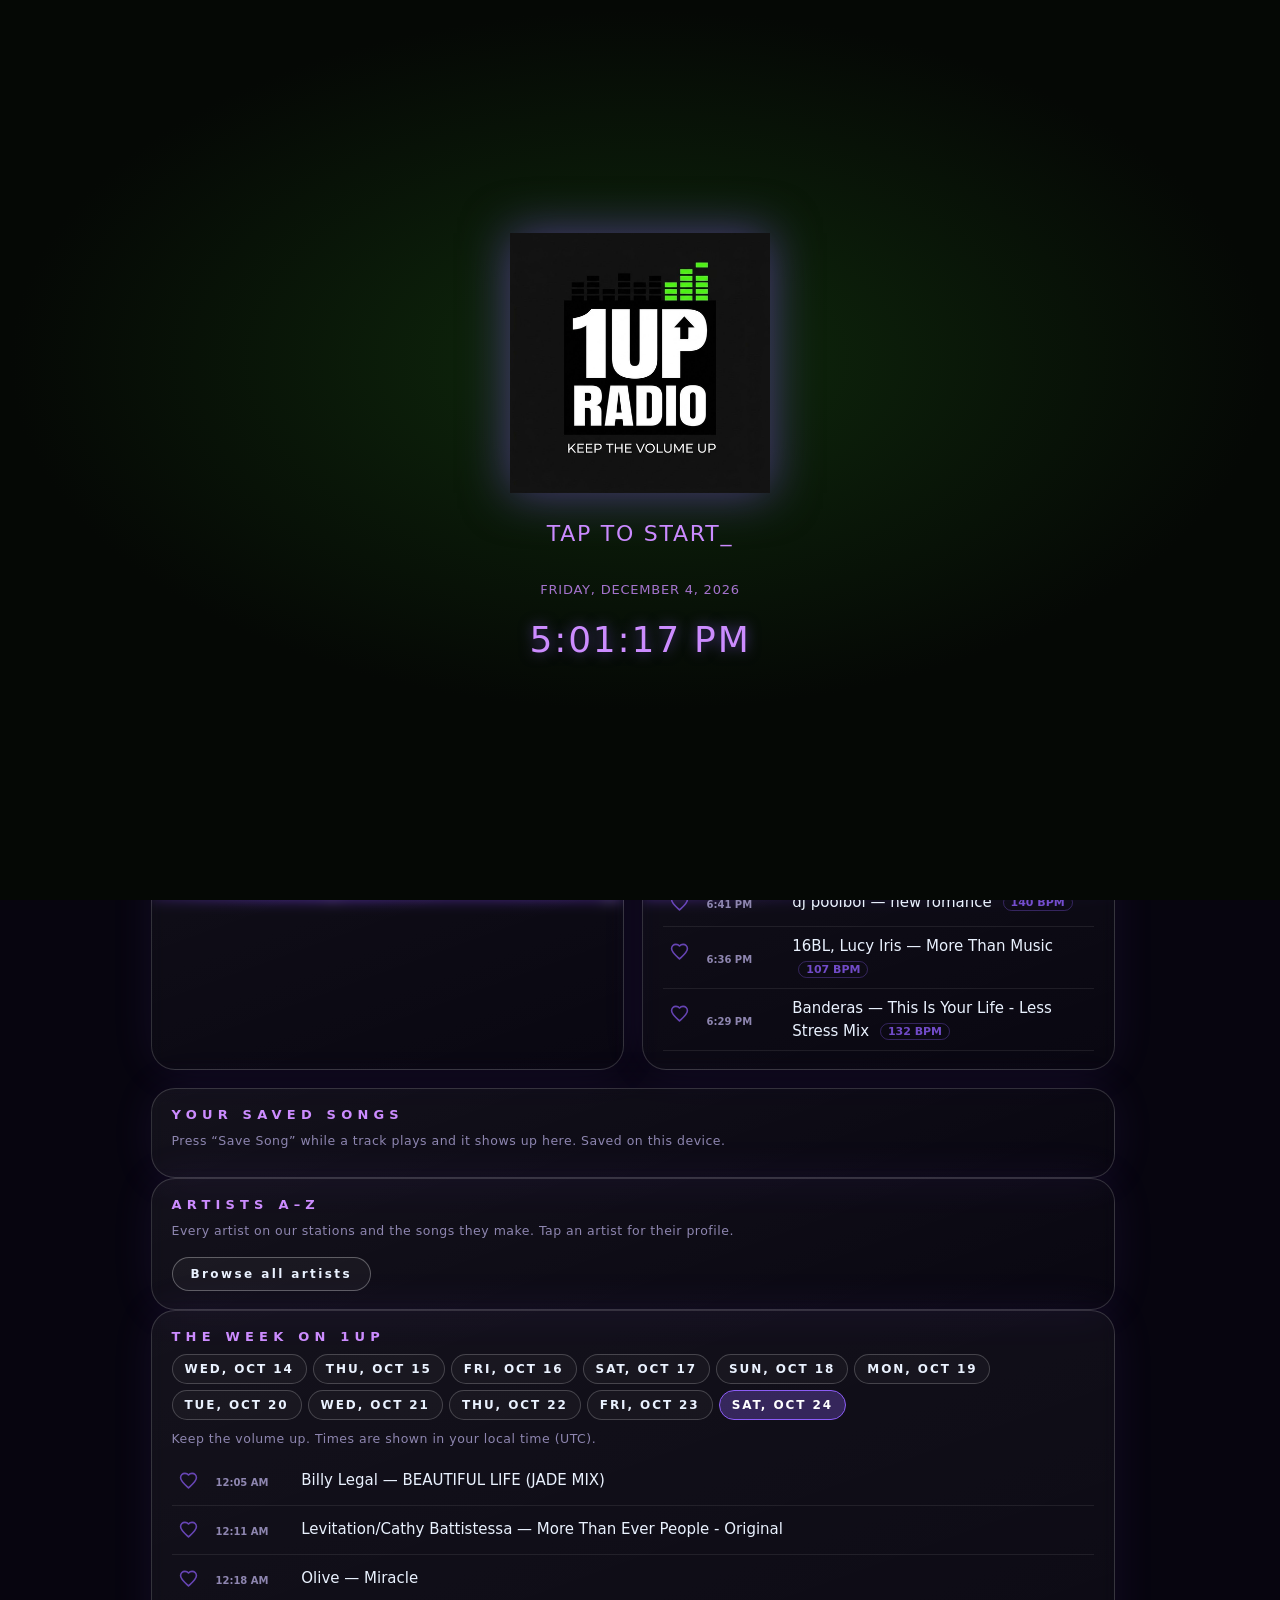
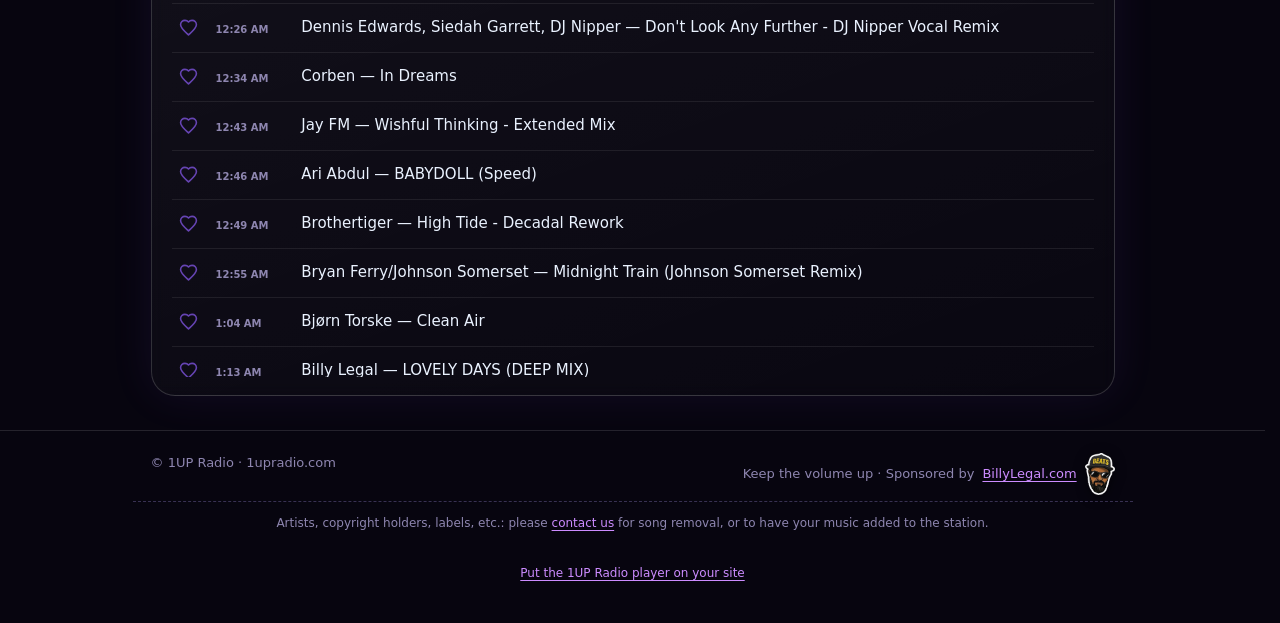
<file: index.html>
<!doctype html>
<html lang="en">
<head>
<meta charset="utf-8">
<meta name="viewport" content="width=device-width,initial-scale=1">
<meta http-equiv="Content-Security-Policy" content="default-src 'none'; script-src 'self' https://www.youtube.com https://s.ytimg.com https://api.deezer.com; style-src 'self' 'unsafe-inline' https://fonts.googleapis.com; font-src https://fonts.gstatic.com; img-src 'self' data: https://geo-media.beatport.com https://i.ytimg.com https://is1-ssl.mzstatic.com https://*.mzstatic.com https://cdn-images.dzcdn.net https://e-cdns-images.dzcdn.net https://yt3.googleusercontent.com https://lh3.googleusercontent.com https://i.discogs.com https://*.discogs.com; media-src 'self'; connect-src 'self' https://*.supabase.co https://itunes.apple.com https://lrclib.net https://aviewfromspace.com https://musicbrainz.org https://www.wikidata.org https://en.wikipedia.org; frame-src https://www.youtube-nocookie.com https://www.youtube.com; manifest-src 'self'; base-uri 'none'; form-action 'none'">
<title>1UP Radio · Keep the volume up</title>
<meta name="description" content="1UP Radio plays deep house, melodic and electronic music all day, every day. Keep the volume up.">
<link rel="canonical" href="https://1upradio.com/"><meta property="og:type" content="website"><meta property="og:url" content="https://1upradio.com/"><meta property="og:image" content="https://1upradio.com/assets/logo.png"><meta property="og:site_name" content="1UP Radio"><meta name="twitter:card" content="summary"><meta name="twitter:image" content="https://1upradio.com/assets/logo.png">
<meta property="og:title" content="1UP Radio"><meta property="og:description" content="Keep the volume up.">
<link rel="icon" type="image/png" href="assets/favicon.png">
<link rel="apple-touch-icon" href="assets/apple-touch-icon.png">
<link rel="preconnect" href="https://fonts.googleapis.com"><link rel="preconnect" href="https://fonts.gstatic.com" crossorigin>
<link rel="stylesheet" href="https://fonts.googleapis.com/css2?family=Press+Start+2P&family=Barlow+Condensed:wght@500;700&family=Barlow:wght@400;600&display=swap">
<script src="stations.js?v=1792780687"></script>
<script src="skin.js?v=1792534000"></script>
<link rel="stylesheet" href="https://fonts.googleapis.com/css2?family=Orbitron:wght@700;900&family=Fraunces:ital,wght@0,700;1,700&family=IBM+Plex+Mono:wght@500;700&family=Archivo+Black&display=swap">
<link rel="stylesheet" href="style.css?v=1792773317">
<link rel="stylesheet" href="https://fonts.googleapis.com/css2?family=Anton&family=Permanent+Marker&family=Black+Ops+One&family=Special+Elite&display=swap">
<link rel="stylesheet" href="chat.css?v=12">
<link rel="stylesheet" href="extras.css?v=1792778656">
<link rel="manifest" href="manifest.webmanifest">
<meta name="theme-color" content="#050805"><meta name="mobile-web-app-capable" content="yes"><meta name="apple-mobile-web-app-capable" content="yes"><meta name="apple-mobile-web-app-title" content="1UP Radio"><meta name="apple-mobile-web-app-status-bar-style" content="black-translucent">
</head>
<body>
<div id="tapgate" role="button" tabindex="0"><img src="assets/logo.png" alt="1UP Radio" width="220" height="220"><p>TAP TO START<span class="blink">_</span></p><div id="gclock"><div class="gd"></div><div class="gz"><div><span class="gt"></span></div></div></div></div>
<canvas id="wh" aria-hidden="true"></canvas>
<div id="tip" role="dialog" aria-label="New features" hidden><button id="tipx" type="button" aria-label="Close">&times;</button><b>NEW!</b> Try our new <u>SKINS</u> and <u>THEME</u> colors<i id="tipa1"></i><i id="tipa2"></i></div>
<header class="top"><div class="wrap">
  <a class="logo" href="#" aria-label="1UP Radio"><img src="assets/logo.png" alt="1UP Radio logo" width="56" height="56"><span class="one">1UP</span><span class="rad">RADIO</span></a>
  <p class="tag">Keep the volume up<span class="blink">_</span></p>
  <button class="themebtn" id="themeBtn" type="button" aria-label="Change color theme" title="Change color theme"><i></i>THEME</button>
  <button class="skinbtn" id="skinBtn" type="button" aria-label="Change look (left arrow = previous, right arrow = next)" title="Left arrow: previous look. Right arrow or SKIN: next look."><em class="sk-b" aria-hidden="true">&#8249;</em><span class="sk-t"><span>SKIN</span><small id="skinName"></small></span><em class="sk-f" aria-hidden="true">&#8250;</em></button>
  <div class="onair" id="onair"><i></i><span id="onairtxt">OFF AIR</span></div>
</div></header>

<main class="wrap">
  <section class="player" aria-label="Player">
    <div class="eq" id="eq" aria-hidden="true"><i></i><i></i><i></i><i></i><i></i><i></i><i></i><i></i><i></i><i></i><i></i><i></i></div>
    <div class="np">
      <div class="npart" id="npArtWrap" hidden><img id="npArt" alt="" referrerpolicy="no-referrer"></div>
      <div class="lab">NOW PLAYING</div>
      <div class="title" id="npTitle">Press play to tune in</div>
      <div class="artist" id="npArtist">Deep house · melodic · electronic, all day</div>
      <div class="btnrow"><button id="saveBtn" class="savebtn" type="button" disabled aria-pressed="false">♡ Save Song</button><button id="lyrBtn" class="savebtn lyrbtn" type="button" disabled aria-pressed="false">♪ Lyrics</button></div>
      <div class="bar"><div class="fill" id="npFill"></div><span class="npleft" id="npLeft" aria-label="Time left in this song"></span></div>
    </div>
    <div class="ctl">
      <button id="play" class="play" aria-label="Play 1UP Radio"><svg class="ip" viewBox="0 0 24 24"><path d="M7 4.5v15l13-7.5z"/></svg><svg class="ia" viewBox="0 0 24 24"><path d="M6 4.5h4v15H6zM14 4.5h4v15h-4z"/></svg></button>
      <div class="vol"><span>VOL</span><input id="vol" type="range" min="0" max="100" value="88" aria-label="Volume"><b id="volv">88</b></div>
    </div>
    <div class="artlinks" id="artlinks" hidden></div>
    <p class="hint" id="hint">Tap play once so your browser lets the music start. After that it keeps going on its own.</p>
  </section>

  <section class="cols">
    <div class="card"><h2>Up next</h2><ol class="list" id="next"></ol></div>
    <div class="card"><h2>Just played</h2><ol class="list" id="prev"></ol></div>
  </section>

  

  <div id="lyrics" class="hidden" role="dialog" aria-label="Lyrics"><div class="lh"><div><div id="lyT"></div><div id="lyA"></div></div><span class="lbt"><button id="lyC" type="button" title="Copy the lyrics">⧉ Copy</button><button id="lyX" type="button" aria-label="Close lyrics">✕</button></span></div><div id="lyB"></div><div class="lf"><span id="lyH"></span><span class="lyn"><button id="lyM" type="button" title="Lyrics too early? Nudge later">−0.5s</button><button id="lyP" type="button" title="Lyrics too late? Nudge earlier">+0.5s</button></span></div></div>

  <section class="card saved" id="savedcard"><h2>Your saved songs <span id="savedn"></span></h2>
    <ol class="list" id="saved"></ol>
    <div class="note" id="savedhint">Press “Save Song” while a track plays and it shows up here. Saved on this device.</div>
  </section>
  <section class="card az" id="azcard"><h2>Artists A–Z</h2><div class="note">Every artist on our stations and the songs they make. Tap an artist for their profile.</div><button type="button" id="azBtn" class="savebtn azbtn">Browse all artists</button></section>

  <section class="card sched"><h2>The week on 1UP</h2>
    <div class="days" id="days"></div>
    <div class="note" id="tznote"></div>
    <ol class="list long" id="daylist"></ol>
  </section>
</main>
<footer><div class="wrap"><span>© 1UP Radio · 1upradio.com</span><span id="credit">Keep the volume up · Sponsored by <a href="https://billylegal.com" target="_blank" rel="noopener">BillyLegal.com</a> <a class="stk" href="https://billylegal.com" target="_blank" rel="noopener" aria-label="Billy Legal"><img src="assets/head.png" alt="" width="30" height="42"></a></span></div><div class="wrap takedown"><p>Artists, copyright holders, labels, etc.: please <a href="mailto:1upradio@email.com?subject=1UP%20Radio%20song%20removal%20or%20placement">contact us</a> for song removal, or to have your music added to the station.</p><p><a href="embed.html">Put the 1UP Radio player on your site</a></p></div></footer>
<div id="yt" aria-hidden="true"><div id="ytp"></div></div>
<script src="soundclash.js?v=1" defer></script>
<script src="gestures.js?v=1792534000" defer></script>
<div class="live" id="live" hidden aria-label="Live room">
  <div class="lvstream" aria-live="polite"><div id="chatlist"></div></div>
  <div class="lvrail" id="chatreact" role="group" aria-label="React to the song that is playing"></div>
  <div id="avpick" hidden></div>
  <form id="chatform" autocomplete="off"><button type="button" class="lvav" id="chatav" aria-label="Pick your icon" title="Pick your icon"></button><input id="chatnick" maxlength="17" placeholder="Your name" aria-label="Nickname"><input id="chatmsg" maxlength="200" placeholder="Say something..." aria-label="Comment"><button type="button" class="lvedit" id="chatedit" hidden aria-label="Change your name" title="Change your name">&#9998;</button><button type="submit">Send</button></form>
  <div id="chaterr" role="status"></div>
</div><div id="reactfx" aria-hidden="true"></div>
<script src="chat-config.js?v=1"></script>
<script src="chat.js?v=11" defer></script>
<script src="extras.js?v=1792774337" defer></script>
<script src="facts.js?v=1792778656" defer></script>
<script src="app.js?v=1792778656" defer></script>
<a class="bigst" href="https://billylegal.com" target="_blank" rel="noopener" title="Billy Legal" aria-label="Billy Legal"><img src="assets/head-big.png" alt="" width="250" height="351"><span class="bigcap">Always imitated<br>but never duplicated</span></a>
<a class="bigst bigr" href="https://1upradio.com" title="1UP Radio" aria-label="1UP Radio"><img src="assets/1up-sticker.png" alt="" width="230" height="230"></a>
<a class="bigst bigs" href="https://omarchystore.com" target="_blank" rel="noopener" title="Omarchy Store" aria-label="Omarchy Store"><svg class="fl" viewBox="0 0 100 40" aria-hidden="true"><defs><linearGradient id="fo" x1="0" x2="1"><stop offset="0" stop-color="#ffd23a"/><stop offset=".45" stop-color="#ff7a00"/><stop offset="1" stop-color="#ff2a00" stop-opacity="0"/></linearGradient><linearGradient id="fm" x1="0" x2="1"><stop offset="0" stop-color="#fff6b0"/><stop offset=".5" stop-color="#ffd23a"/><stop offset="1" stop-color="#ff9a00" stop-opacity="0"/></linearGradient></defs><path class="o" d="M0 5C26 0 58 11 100 20C58 29 26 40 0 35Z" fill="url(#fo)"/><path class="m" d="M0 11C22 8 46 14 74 20C46 26 22 32 0 29Z" fill="url(#fm)"/><path class="c" d="M0 15C16 14 32 17 48 20C32 23 16 26 0 25Z" fill="#fff"/></svg><img src="assets/omarchy-store-v2.png" alt="" width="250" height="150"></a>
<div class="bh" aria-hidden="false"><div class="bhx"><a class="bhy" href="https://billylegal.com" target="_blank" rel="noopener" title="Billy Legal" aria-label="Billy Legal"><img src="assets/head.png" alt="" width="62" height="87"></a></div></div>
<div class="sh"><div class="shx"><a class="shy" href="https://omarchystore.com" target="_blank" rel="noopener" title="Omarchy Store" aria-label="Omarchy Store"><svg class="fl" viewBox="0 0 100 40" aria-hidden="true"><defs><linearGradient id="fo2" x1="0" x2="1"><stop offset="0" stop-color="#ffd23a"/><stop offset=".45" stop-color="#ff7a00"/><stop offset="1" stop-color="#ff2a00" stop-opacity="0"/></linearGradient><linearGradient id="fm2" x1="0" x2="1"><stop offset="0" stop-color="#fff6b0"/><stop offset=".5" stop-color="#ffd23a"/><stop offset="1" stop-color="#ff9a00" stop-opacity="0"/></linearGradient></defs><path class="o" d="M0 5C26 0 58 11 100 20C58 29 26 40 0 35Z" fill="url(#fo2)"/><path class="m" d="M0 11C22 8 46 14 74 20C46 26 22 32 0 29Z" fill="url(#fm2)"/><path class="c" d="M0 15C16 14 32 17 48 20C32 23 16 26 0 25Z" fill="#fff"/></svg><img src="assets/omarchy-store-v2.png" alt="" width="96" height="69"></a></div></div>
</body></html>
</file>
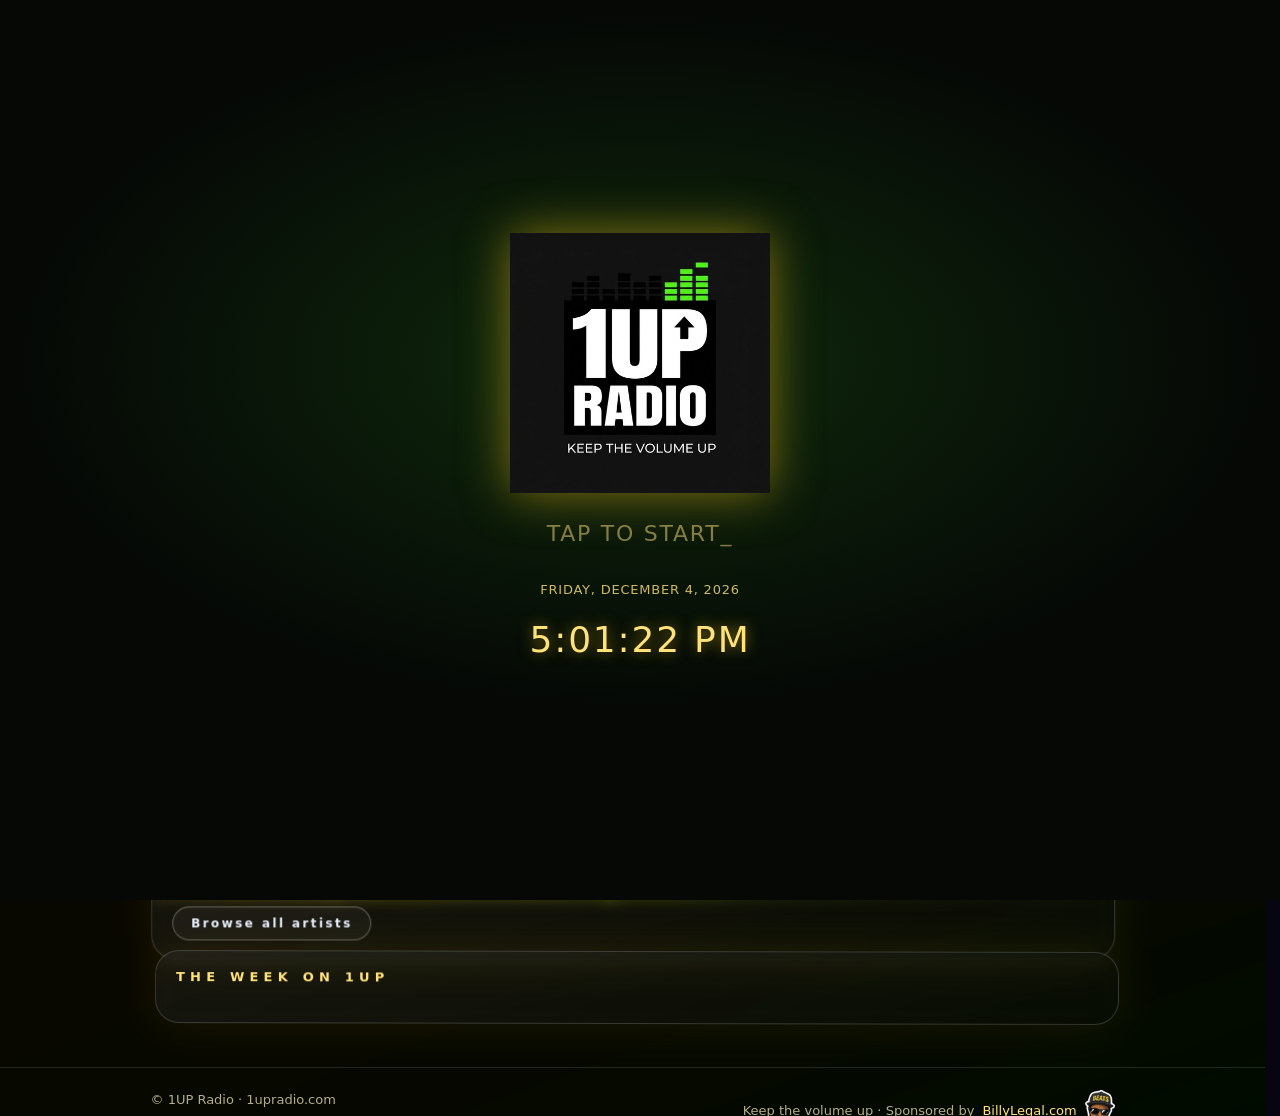
<file: s/cultureshock/index.html>
<!doctype html>
<html lang="en"><head><meta charset="utf-8"><meta name="viewport" content="width=device-width,initial-scale=1">
<title>Culture Shock · 1UP Radio</title>
<meta name="description" content="Roots reggae and dub, all day. Tap to listen on 1UP Radio.">
<meta property="og:type" content="website"><meta property="og:site_name" content="1UP Radio"><meta property="og:title" content="Culture Shock · 1UP Radio">
<meta property="og:description" content="Roots reggae and dub, all day. Keep the volume up."><meta property="og:url" content="https://1upradio.com/s/cultureshock/">
<meta property="og:image" content="https://1upradio.com/assets/cultureshock-og.png"><meta name="twitter:card" content="summary">
<link rel="canonical" href="https://1upradio.com/s/cultureshock/">
<meta http-equiv="refresh" content="0;url=/?station=cultureshock">
</head><body style="background:#050805;color:#e8f5e4;font:16px system-ui;text-align:center;padding:40px"><p>Opening Culture Shock on <a href="/?station=cultureshock" style="color:#f5c518">1UP Radio</a>…</p><p style="max-width:640px;margin:36px auto 0;color:#8a8f87;font-size:12.5px;line-height:1.55">Artists, copyright holders, labels, etc.: please <a href="mailto:1upradio@email.com?subject=1UP%20Radio%20song%20removal%20or%20placement" style="color:#f5c518">contact us</a> for song removal, or to have your music added to the station.</p></body></html>
</file>
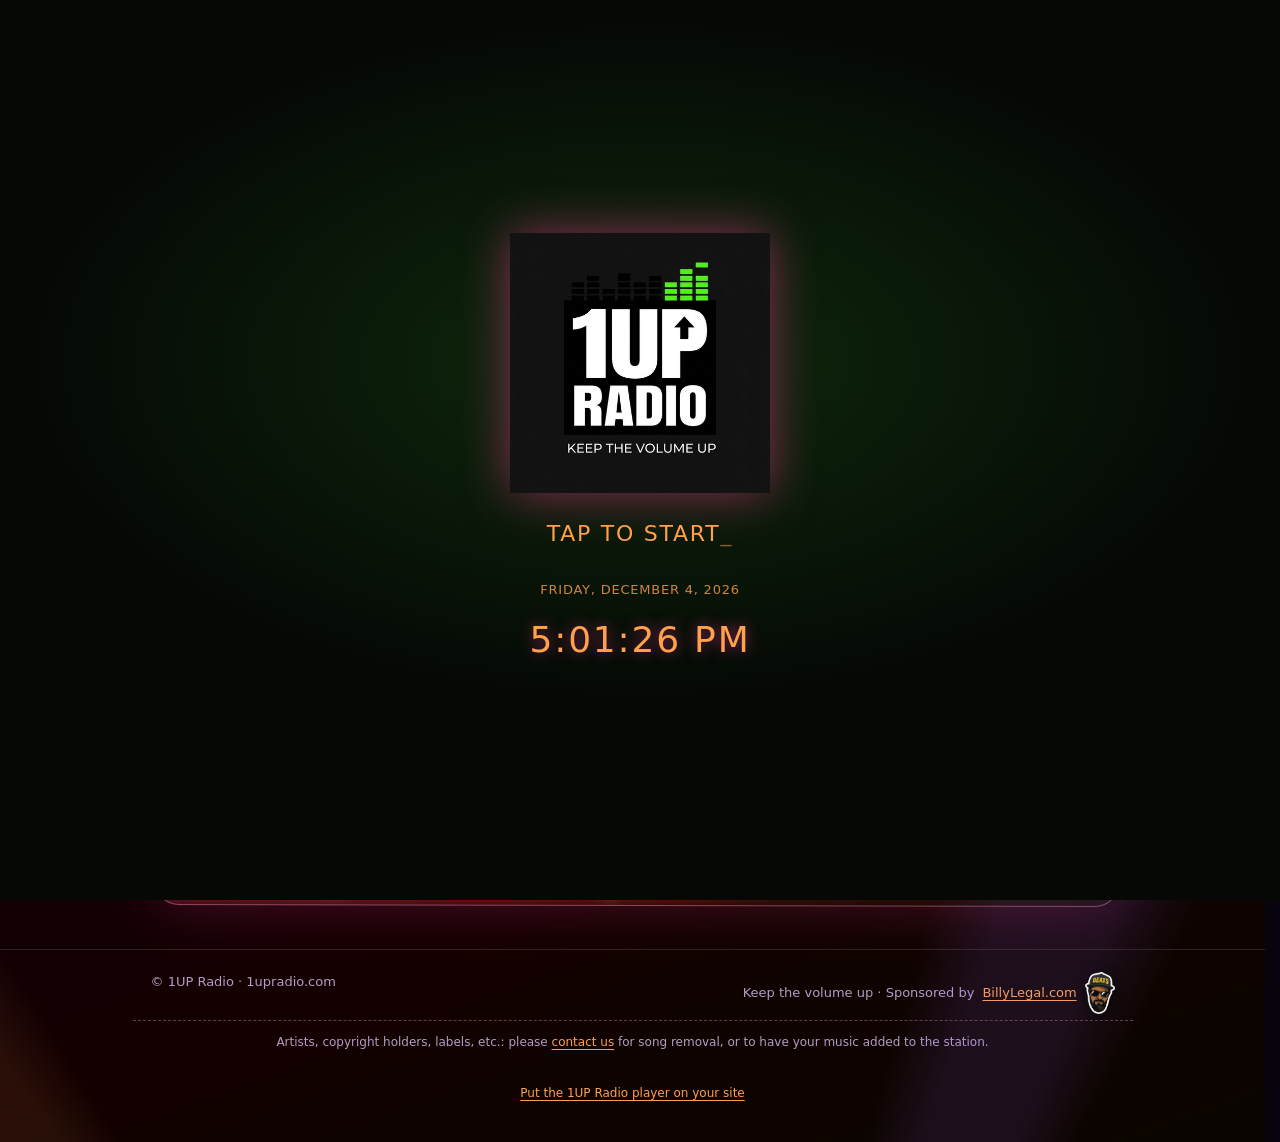
<file: s/movement/index.html>
<!doctype html>
<html lang="en"><head><meta charset="utf-8"><meta name="viewport" content="width=device-width,initial-scale=1">
<title>The Movement · 1UP Radio</title>
<meta name="description" content="Hand-selected house and Afro tracks, all day.">
<meta property="og:type" content="website"><meta property="og:site_name" content="1UP Radio"><meta property="og:title" content="The Movement · 1UP Radio">
<meta property="og:description" content="Hand-selected house and Afro tracks, all day. Keep the volume up."><meta property="og:url" content="https://1upradio.com/s/movement/">
<meta property="og:image" content="https://1upradio.com/assets/movement-art.png"><meta name="twitter:card" content="summary">
<link rel="canonical" href="https://1upradio.com/s/movement/">
<meta http-equiv="refresh" content="0;url=/?station=movement">
</head><body style="background:#050805;color:#e8f5e4;font:16px system-ui;text-align:center;padding:40px"><p>Opening The Movement on <a href="/?station=movement" style="color:#f5c518">1UP Radio</a>…</p><p style="max-width:640px;margin:36px auto 0;color:#8a8f87;font-size:12.5px;line-height:1.55">Artists, copyright holders, labels, etc.: please <a href="mailto:1upradio@email.com?subject=1UP%20Radio%20song%20removal%20or%20placement" style="color:#f5c518">contact us</a> for song removal, or to have your music added to the station.</p></body></html>
</file>
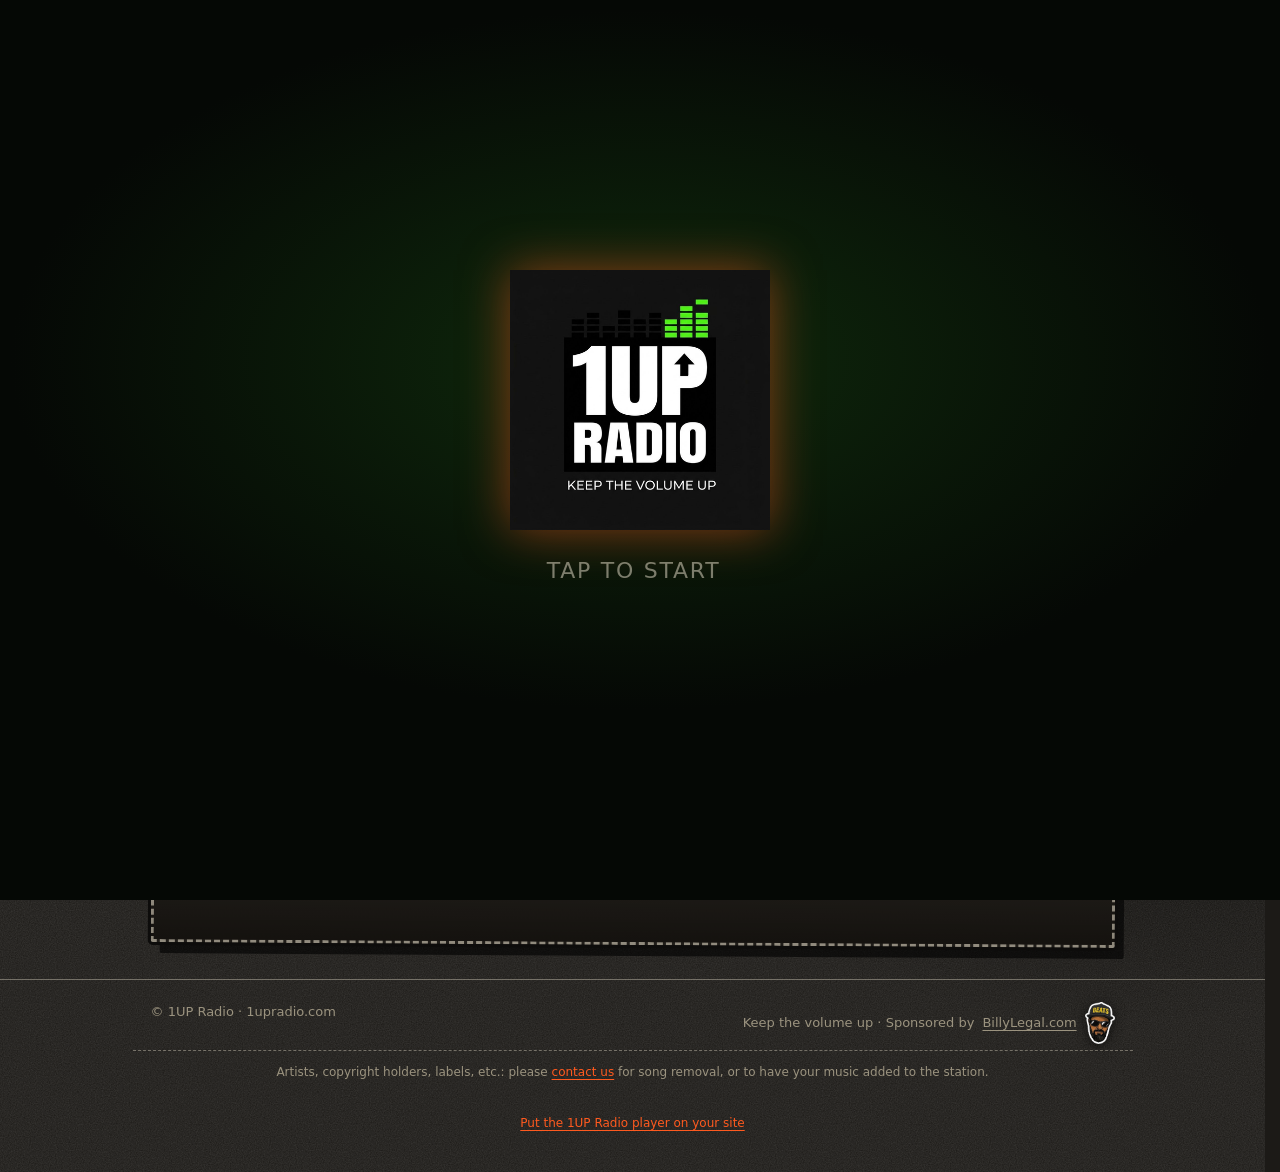
<file: s/vault/index.html>
<!doctype html>
<html lang="en"><head><meta charset="utf-8"><meta name="viewport" content="width=device-width,initial-scale=1">
<title>The Vault · 1UP Radio</title>
<meta name="description" content="Hip hop vinyl: 90s underground demos, boom bap archives, digging in the crates.">
<meta property="og:type" content="website"><meta property="og:site_name" content="1UP Radio"><meta property="og:title" content="The Vault · 1UP Radio">
<meta property="og:description" content="Hip hop vinyl: 90s underground demos, boom bap archives, digging in the crates. Keep the volume up."><meta property="og:url" content="https://1upradio.com/s/vault/">
<meta property="og:image" content="https://1upradio.com/assets/vault-art.png"><meta name="twitter:card" content="summary">
<link rel="canonical" href="https://1upradio.com/s/vault/">
<meta http-equiv="refresh" content="0;url=/?station=vault">
</head><body style="background:#050805;color:#e8f5e4;font:16px system-ui;text-align:center;padding:40px"><p>Opening The Vault on <a href="/?station=vault" style="color:#f5c518">1UP Radio</a>…</p><p style="max-width:640px;margin:36px auto 0;color:#8a8f87;font-size:12.5px;line-height:1.55">Artists, copyright holders, labels, etc.: please <a href="mailto:1upradio@email.com?subject=1UP%20Radio%20song%20removal%20or%20placement" style="color:#f5c518">contact us</a> for song removal, or to have your music added to the station.</p></body></html>
</file>
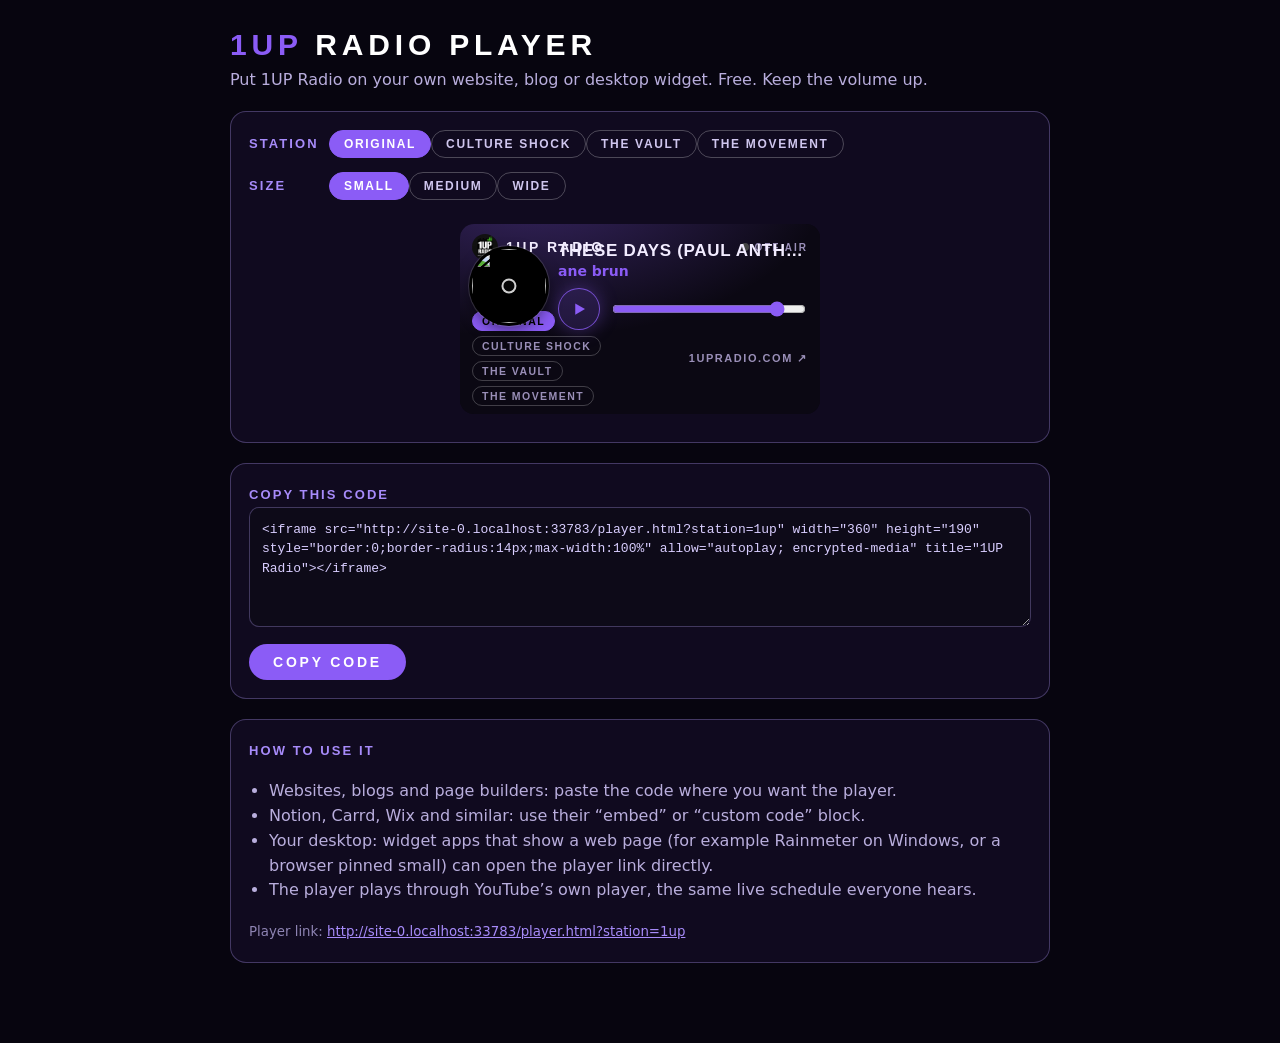
<file: embed.html>
<!doctype html>
<html lang="en"><head><meta charset="utf-8"><meta name="viewport" content="width=device-width,initial-scale=1">
<title>Put 1UP Radio on your site · 1UP Radio</title>
<meta name="description" content="Free embeddable 1UP Radio player. Copy the code and paste it into your website, blog or desktop widget.">
<meta http-equiv="Content-Security-Policy" content="default-src 'none'; script-src 'self'; style-src 'self' 'unsafe-inline' https://fonts.googleapis.com; font-src https://fonts.gstatic.com; img-src 'self' data:; frame-src 'self'; connect-src 'self'; base-uri 'none'; form-action 'none'">
<link rel="icon" href="assets/favicon.png"><link rel="stylesheet" href="https://fonts.googleapis.com/css2?family=Barlow+Condensed:wght@500;700&family=Barlow:wght@400;600&display=swap">
<style>
*{box-sizing:border-box}body{margin:0;background:#07050f;color:#f2ecff;font:16px/1.55 'Barlow',system-ui,sans-serif;padding:28px 18px 60px}
.w{max-width:820px;margin:0 auto}h1{font:700 30px 'Barlow Condensed',sans-serif;letter-spacing:.16em;text-transform:uppercase;margin:0 0 6px;color:#fff}h1 span{color:#8b5cf6}
p{color:#b9aedd;margin:0 0 18px}a{color:#a78bfa}
.card{border:1px solid rgba(184,162,255,.3);background:rgba(139,92,246,.07);border-radius:16px;padding:18px;margin-bottom:20px}
.row{display:flex;gap:10px;flex-wrap:wrap;align-items:center;margin-bottom:14px}.row b{font:700 13px 'Barlow Condensed',sans-serif;letter-spacing:.16em;text-transform:uppercase;color:#a78bfa;min-width:70px}
.pills button{border:1px solid rgba(255,255,255,.25);background:transparent;color:#cfc6ee;border-radius:999px;padding:6px 14px;font:700 12px 'Barlow Condensed',sans-serif;letter-spacing:.14em;text-transform:uppercase;cursor:pointer}.pills button.on{background:#8b5cf6;color:#fff;border-color:#8b5cf6}
.prev{display:flex;justify-content:center;padding:10px 0}iframe{border:0;border-radius:14px;max-width:100%}
textarea{width:100%;height:120px;background:#0d0a18;color:#d9ceff;border:1px solid rgba(184,162,255,.3);border-radius:10px;padding:12px;font:13px/1.5 ui-monospace,Menlo,Consolas,monospace;resize:vertical}
button.copy{margin-top:10px;background:#8b5cf6;color:#fff;border:0;border-radius:999px;padding:10px 24px;font:700 14px 'Barlow Condensed',sans-serif;letter-spacing:.2em;cursor:pointer}
small{color:#8e84b3}ul{color:#b9aedd;padding-left:20px}
</style></head><body><div class="w">
<h1><span>1UP</span> Radio player</h1><p>Put 1UP Radio on your own website, blog or desktop widget. Free. Keep the volume up.</p>
<div class="card"><div class="row"><b>Station</b><div class="pills" id="pills"></div></div>
<div class="row"><b>Size</b><div class="pills" id="sizes"></div></div>
<div class="prev"><iframe id="pv" title="1UP Radio player preview" allow="autoplay; encrypted-media"></iframe></div></div>
<div class="card"><b style="font:700 13px 'Barlow Condensed',sans-serif;letter-spacing:.16em;text-transform:uppercase;color:#a78bfa">Copy this code</b><textarea id="code" readonly></textarea><button class="copy" id="cp" type="button">COPY CODE</button></div>
<div class="card"><b style="font:700 13px 'Barlow Condensed',sans-serif;letter-spacing:.16em;text-transform:uppercase;color:#a78bfa">How to use it</b><ul>
<li>Websites, blogs and page builders: paste the code where you want the player.</li><li>Notion, Carrd, Wix and similar: use their &ldquo;embed&rdquo; or &ldquo;custom code&rdquo; block.</li><li>Your desktop: widget apps that show a web page (for example Rainmeter on Windows, or a browser pinned small) can open the player link directly.</li>
<li>The player plays through YouTube&rsquo;s own player, the same live schedule everyone hears.</li></ul>
<small>Player link: <a id="lnk" href="player.html" target="_blank" rel="noopener">player.html</a></small></div>
</div><script src="embed.js"></script></body></html>
</file>
<file: style.css>
:root{--gr:57,255,20;--bg:#050805;--bg2:#0b110b;--line:#16301a;--g:#39ff14;--g2:#b6ff9e;--txt:#e8f5e4;--dim:#7f957b;--red:#ff3b3b}
*{box-sizing:border-box}html,body{margin:0;background:var(--bg);color:var(--txt);font:16px/1.5 'Barlow',system-ui,sans-serif}
body{background:radial-gradient(1200px 500px at 50% -120px,#0f2a0c 0,transparent 70%),var(--bg);min-height:100vh}
.wrap{max-width:1000px;margin:0 auto;padding:0 18px}
.top{border-bottom:1px solid var(--line);background:rgba(5,8,5,.9);position:sticky;top:0;z-index:5;backdrop-filter:blur(8px)}
.top .wrap{display:flex;align-items:center;gap:18px;padding-block:12px;flex-wrap:wrap}
.logo{text-decoration:none;display:flex;align-items:baseline;gap:10px}
.one{font:400 26px 'Press Start 2P',monospace;color:var(--g);text-shadow:0 0 14px rgba(var(--gr),.65)}
.rad{font:700 20px 'Barlow Condensed',sans-serif;letter-spacing:.34em;color:var(--txt)}
.tag{margin:0;font:600 15px 'Barlow Condensed',sans-serif;letter-spacing:.2em;text-transform:uppercase;color:var(--g2)}
.blink{animation:bl 1s steps(2) infinite}@keyframes bl{50%{opacity:0}}
.onair{margin-left:auto;display:flex;align-items:center;gap:8px;font:700 12px 'Press Start 2P',monospace;color:var(--dim)}
.onair i{width:10px;height:10px;background:#333;display:block}.onair.on{color:var(--red)}.onair.on i{background:var(--red);box-shadow:0 0 10px var(--red);animation:bl 1.2s steps(2) infinite}
.player{margin:34px 0 22px;border:1px solid var(--line);background:linear-gradient(180deg,#0c150c,#070b07);padding:26px 24px 20px;position:relative;overflow:hidden}
.player::before{content:"";position:absolute;inset:0;background:repeating-linear-gradient(0deg,rgba(var(--gr),.035) 0 1px,transparent 1px 4px);pointer-events:none}
.eq{display:flex;align-items:flex-end;gap:5px;height:54px;margin-bottom:18px}
.eq i{flex:1;background:var(--g);height:6px;opacity:.55;box-shadow:0 0 8px rgba(var(--gr),.5)}
.eq.on i{animation:eq 1s ease-in-out infinite}
.eq.on i:nth-child(3n){animation-duration:.7s}.eq.on i:nth-child(4n){animation-duration:1.3s}.eq.on i:nth-child(5n){animation-delay:.2s}.eq.on i:nth-child(2n){animation-delay:.35s}
@keyframes eq{0%,100%{height:6px}50%{height:50px}}
.lab{font:400 10px 'Press Start 2P',monospace;color:var(--dim);letter-spacing:.1em}
.title{font:700 clamp(24px,4.4vw,40px)/1.15 'Barlow Condensed',sans-serif;letter-spacing:.02em;text-transform:uppercase;margin:8px 0 2px;color:#fff;overflow-wrap:anywhere}
.artist{color:var(--g2);font-weight:600;min-height:1.5em}
.bar{height:6px;background:#10200f;margin-top:16px}.fill{height:100%;width:0;background:var(--g);box-shadow:0 0 10px var(--g)}
.ctl{display:flex;align-items:center;gap:22px;margin-top:20px;flex-wrap:wrap}
.play{width:78px;height:78px;border:0;background:var(--g);color:#031200;cursor:pointer;display:grid;place-items:center;box-shadow:0 0 28px rgba(var(--gr),.45);transition:transform .1s}
.play:hover{transform:scale(1.04)}.play:active{transform:scale(.97)}.play svg{width:34px;height:34px;fill:currentColor}.play .ia{display:none}.play.on .ip{display:none}.play.on .ia{display:block}
.vol{display:flex;align-items:center;gap:12px;flex:1;min-width:230px}.vol span{font:400 11px 'Press Start 2P',monospace;color:var(--g)}.vol b{font:400 12px 'Press Start 2P',monospace;width:3.2ch;text-align:right;color:var(--g2)}
input[type=range]{flex:1;accent-color:var(--g);height:28px}
.hint{color:var(--dim);font-size:13px;margin:14px 0 0}
.cols{display:grid;grid-template-columns:1fr 1fr;gap:18px;margin-bottom:18px}
.card{border:1px solid var(--line);background:var(--bg2);padding:18px 20px}
h2{font:700 15px 'Barlow Condensed',sans-serif;letter-spacing:.24em;text-transform:uppercase;color:var(--g);margin:0 0 10px}
.list{list-style:none;margin:0;padding:0}.list li{display:flex;gap:12px;padding:8px 0;border-bottom:1px solid rgba(var(--gr),.1);font-size:15px}
.list li time{font:400 10px 'Press Start 2P',monospace;color:var(--dim);flex:none;width:10.6ch;white-space:nowrap;padding-top:4px}.list li span{min-width:0;overflow-wrap:anywhere}
.list li.now{color:var(--g)}.list.long{max-height:520px;overflow:auto}
.days{display:flex;flex-wrap:wrap;gap:6px;margin-bottom:10px}
.days button{background:transparent;border:1px solid var(--line);color:var(--dim);padding:7px 12px;cursor:pointer;font:700 13px 'Barlow Condensed',sans-serif;letter-spacing:.14em;text-transform:uppercase}
.days button.on{background:var(--g);color:#031200;border-color:var(--g)}
.note{font-size:12.5px;color:var(--dim);margin:0 0 8px}
footer{border-top:1px solid var(--line);margin-top:34px;padding-block:22px;color:var(--dim);font-size:13px}footer .wrap{display:flex;justify-content:space-between;gap:14px;flex-wrap:wrap}
#yt{position:fixed;left:-10000px;top:0;width:200px;height:200px;overflow:hidden;pointer-events:none}
@media(max-width:720px){.cols{grid-template-columns:1fr}.tag{display:none}.rad{letter-spacing:.2em}}
@media(prefers-reduced-motion:reduce){.eq.on i,.blink,.onair.on i{animation:none}}
.logo img{width:56px;height:56px;border-radius:12px;align-self:center;box-shadow:0 0 0 2px var(--g),0 0 18px rgba(var(--gr),.4)}.logo{align-items:center!important}.one{font-size:22px!important}
footer a{color:inherit;text-decoration:underline;text-underline-offset:3px}footer a:hover{color:var(--fg,#fff)}

.savebtn{margin-top:10px;background:transparent;border:2px solid var(--g);color:var(--g);font:700 12px 'Press Start 2P',monospace;padding:11px 14px;cursor:pointer;letter-spacing:.04em;transition:background .15s,color .15s}
.savebtn:hover:not(:disabled){background:var(--g);color:#031200}
.savebtn.on{background:var(--g);color:#031200}
.savebtn:disabled{opacity:.35;cursor:default}
.saved .srow{display:flex;flex-wrap:wrap;align-items:center;gap:8px 12px;padding:10px 0;border-bottom:1px solid var(--line)}
.saved .srow .st{flex:1;min-width:0;overflow-wrap:anywhere}
.saved .sgo,.saved .sdel{flex:none;width:36px;height:36px;display:inline-flex;align-items:center;justify-content:center;border:1px solid var(--line);color:var(--g);background:transparent;text-decoration:none;cursor:pointer;font:inherit}
.saved .sgo:hover,.saved .sdel:hover{border-color:var(--g)}
#savedn{color:var(--dim)}


/* header: retro lettering, centred on one line, blinking underscore */
.top .wrap{flex-direction:row;justify-content:center;align-items:center;gap:6px 22px;position:relative;padding-block:12px;flex-wrap:wrap}
.logo{justify-content:center}
.tag{display:block!important;margin:0;text-align:center}
.onair{position:absolute;right:20px;top:50%;transform:translateY(-50%);margin-left:0}
@media(max-width:900px){.onair{position:static;transform:none;margin:0}}
@media(max-width:720px){.rad{letter-spacing:.2em}.tag{font-size:14px}}
footer #credit{display:inline-flex;align-items:center;gap:8px;flex-wrap:wrap}
footer .stk{display:inline-flex;text-decoration:none}footer .stk img{height:42px;width:auto;filter:drop-shadow(0 2px 6px rgba(0,0,0,.6))}

.themebtn,.skinbtn{position:absolute;left:20px;top:50%;transform:translateY(-50%);display:inline-flex;align-items:center;gap:8px;background:transparent;border:2px solid var(--g);color:var(--g);font:400 10px 'Press Start 2P',monospace;padding:9px 11px;cursor:pointer;letter-spacing:.04em}
.themebtn i{width:12px;height:12px;background:var(--g);box-shadow:0 0 8px var(--g);display:block}
.themebtn:hover,.skinbtn:hover{background:var(--g);color:#031200}.themebtn:hover i{background:#031200;box-shadow:none}
@media(max-width:900px){.themebtn{position:static;transform:none}}

/* the BEATS head floats around the page; tap it to visit billylegal.com */
.bh{position:fixed;inset:0;pointer-events:none;z-index:40;overflow:hidden}
.bhx{position:absolute;left:0;top:0;animation:bhx 19s linear infinite alternate}
.bhy{display:block;width:62px;pointer-events:auto;cursor:pointer;animation:bhy 13s linear infinite alternate;filter:drop-shadow(0 4px 10px rgba(0,0,0,.55))}
.bhy img{display:block;width:100%;height:auto}
@keyframes bhx{from{transform:translateX(0)}to{transform:translateX(calc(100vw - 62px))}}
@keyframes bhy{from{transform:translateY(0)}to{transform:translateY(calc(100vh - 88px))}}
@media(prefers-reduced-motion:reduce){.bhx,.bhy{animation:none}}

/* floating Omarchy Store shuttle */
.sh{position:fixed;inset:0;pointer-events:none;z-index:40;overflow:hidden}
.shx{position:absolute;left:0;top:0;animation:shx 29s linear infinite alternate;animation-delay:-11s}
.shy{display:block;width:96px;pointer-events:auto;cursor:pointer;animation:shy 21s linear infinite alternate;animation-delay:-7s;filter:drop-shadow(0 4px 10px rgba(0,0,0,.55))}
.shy img{display:block;width:100%;height:auto}
@keyframes shx{from{transform:translateX(0)}to{transform:translateX(calc(100vw - 96px))}}
@keyframes shy{from{transform:translateY(0)}to{transform:translateY(calc(100vh - 70px))}}
@media(prefers-reduced-motion:reduce){.shx,.shy{animation:none}}

#tapgate{position:fixed;inset:0;z-index:2147483000;background:radial-gradient(900px 500px at 50% 40%,#0f2a0c 0,#050805 70%);display:flex;flex-direction:column;align-items:center;justify-content:center;gap:28px;text-align:center;cursor:pointer;-webkit-tap-highlight-color:transparent}
#tapgate .one{font-size:clamp(40px,12vw,84px)}#tapgate .rad{font-size:clamp(22px,6vw,44px);margin-left:14px}
#tapgate p{margin:0;font:400 clamp(14px,3.6vw,22px) 'Press Start 2P',monospace;color:var(--g2);letter-spacing:.08em;animation:bl 1.4s steps(2) infinite}
#tapgate img{width:min(46vw,260px);height:auto;filter:drop-shadow(0 0 24px rgba(var(--gr),.5))}
.list li .hb{flex:none;margin-left:auto;align-self:flex-start;width:34px;height:30px;background:transparent;border:1px solid var(--line);color:var(--g);font:700 16px/1 system-ui,sans-serif;cursor:pointer;padding:0}.list li .hb:hover{border-color:var(--g)}.list li .hb.on{background:var(--g);color:#031200;border-color:var(--g)}

.skinbtn{left:150px}
@media(max-width:900px){.skinbtn{left:auto}}
/* ================= SKINS (html[data-skin]) — retro is the default look above ================= */
/* --- stream: dark, rounded, album-art-forward streaming-app feel --- */
html[data-skin=stream]{--bg:#121212;--bg2:#181818!important;--line:#2a2a2a!important;--txt:#fff;--dim:#a7a7a7;--g2:#d9d9d9!important}
html[data-skin=stream] body{background:#121212}
html[data-skin=stream] *{font-family:system-ui,-apple-system,'Segoe UI',Roboto,Helvetica,Arial,sans-serif!important}
html[data-skin=stream] .top{background:rgba(18,18,18,.92);border-bottom:0}
html[data-skin=stream] .one{text-shadow:none!important;font-weight:800;letter-spacing:-.02em;font-size:24px!important}html[data-skin=stream] .rad{font-weight:700;letter-spacing:.14em;font-size:15px}
html[data-skin=stream] .tag{font-weight:500;letter-spacing:.02em;text-transform:none;font-size:14px}
html[data-skin=stream] .logo img{border-radius:10px;box-shadow:none}
html[data-skin=stream] .themebtn,html[data-skin=stream] .skinbtn{border:1px solid #555;color:#fff;border-radius:999px;font-weight:700;font-size:12px;letter-spacing:.04em;padding:8px 16px}
html[data-skin=stream] .themebtn i{border-radius:50%;box-shadow:none}
html[data-skin=stream] .themebtn:hover,html[data-skin=stream] .skinbtn:hover{background:#fff;color:#000;border-color:#fff}html[data-skin=stream] .themebtn:hover i{background:#000}
html[data-skin=stream] .onair{font-weight:700;font-size:12px;letter-spacing:.08em}html[data-skin=stream] .onair i{border-radius:50%}
html[data-skin=stream] .player{border:0;border-radius:18px;background:linear-gradient(165deg,rgba(var(--gr),.38),#181818 58%);padding:30px 28px 24px}
html[data-skin=stream] .player::before{display:none}
html[data-skin=stream] .eq{height:44px;gap:4px}html[data-skin=stream] .eq i{border-radius:3px;box-shadow:none;opacity:.8;background:#fff}
html[data-skin=stream] .lab{font-weight:700;font-size:11px;letter-spacing:.14em;color:#d0d0d0}
html[data-skin=stream] .title{text-transform:none;font-weight:800;font-size:clamp(28px,5vw,52px);line-height:1.08;letter-spacing:-.02em}
html[data-skin=stream] .artist{color:#c8c8c8;font-weight:500;font-size:17px}
html[data-skin=stream] .savebtn{border:1px solid #888;color:#fff;border-radius:999px;font-weight:700;font-size:13px;letter-spacing:.02em;padding:9px 18px}
html[data-skin=stream] .savebtn:hover:not(:disabled){background:transparent;border-color:#fff;color:#fff}html[data-skin=stream] .savebtn.on{background:var(--g);border-color:var(--g);color:#000}
html[data-skin=stream] .bar{height:4px;border-radius:2px;background:rgba(255,255,255,.22)}html[data-skin=stream] .fill{border-radius:2px;background:#fff;box-shadow:none}
html[data-skin=stream] .play{width:66px;height:66px;border-radius:50%;background:#fff;color:#000;box-shadow:none}html[data-skin=stream] .play:hover{transform:scale(1.07)}
html[data-skin=stream] .vol span,html[data-skin=stream] .vol b{font-weight:700;font-size:11px;color:#bbb}html[data-skin=stream] .vol input{accent-color:#fff}
html[data-skin=stream] .card{border:0;border-radius:14px;padding:22px 22px 14px}
html[data-skin=stream] h2{font-size:20px;font-weight:800;letter-spacing:-.01em;text-transform:none}
html[data-skin=stream] .list li{border-bottom:0;border-radius:8px;padding:10px 10px;align-items:center}html[data-skin=stream] .list li:hover{background:#262626}
html[data-skin=stream] .list li time{font-weight:500;font-size:12px;color:#a7a7a7;width:9ch}
html[data-skin=stream] .list li.now{color:var(--g)}html[data-skin=stream] .list li .hb{border:0;border-radius:50%;height:32px;width:32px}
html[data-skin=stream] .days button{background:#2a2a2a;border:0;border-radius:999px;color:#fff;font-weight:600;font-size:13px;letter-spacing:0;text-transform:none;padding:8px 14px}html[data-skin=stream] .days button.on{background:#fff;color:#000}
html[data-skin=stream] footer{border-top:1px solid #2a2a2a}

/* --- glass: light, airy, frosted cards --- */
html[data-skin=glass]{--bg:#f2f2f7;--bg2:#fff!important;--line:#e4e4ea!important;--txt:#1c1c1e;--dim:#6e6e73;--g:#ff3b5c;--gr:255,59,92;--g2:#3a3a3c!important;--red:#ff3b5c}
html[data-skin=glass] body{background:linear-gradient(180deg,#fafafc,#ecebf3);color:#1c1c1e}
html[data-skin=glass] *{font-family:system-ui,-apple-system,'Segoe UI',Roboto,Helvetica,Arial,sans-serif!important}
html[data-skin=glass] .top{background:rgba(255,255,255,.72);border-bottom:1px solid #e4e4ea;backdrop-filter:blur(18px) saturate(1.4)}
html[data-skin=glass] .one{color:var(--g);text-shadow:none!important;font-weight:800;font-size:24px!important;letter-spacing:-.02em}html[data-skin=glass] .rad{color:#1c1c1e;font-weight:700;letter-spacing:.14em;font-size:15px}
html[data-skin=glass] .tag{color:#6e6e73;text-transform:none;font-weight:500;letter-spacing:.02em;font-size:14px}
html[data-skin=glass] .logo img{border-radius:12px;box-shadow:0 2px 10px rgba(0,0,0,.15)}
html[data-skin=glass] .themebtn,html[data-skin=glass] .skinbtn{border:1px solid #d1d1d6;color:#1c1c1e;background:rgba(255,255,255,.7);border-radius:999px;font-weight:700;font-size:12px;letter-spacing:.04em;padding:8px 16px}
html[data-skin=glass] .themebtn i{display:none}
html[data-skin=glass] .themebtn:hover,html[data-skin=glass] .skinbtn:hover{background:#1c1c1e;color:#fff;border-color:#1c1c1e}
html[data-skin=glass] .onair{font-weight:700;font-size:12px;letter-spacing:.08em;color:#6e6e73}html[data-skin=glass] .onair i{border-radius:50%;background:#c7c7cc}html[data-skin=glass] .onair.on{color:var(--g)}html[data-skin=glass] .onair.on i{background:var(--g);box-shadow:none}
html[data-skin=glass] .player{border:0;border-radius:26px;background:rgba(255,255,255,.82);box-shadow:0 18px 50px rgba(30,30,60,.12);padding:32px 30px 26px;backdrop-filter:blur(20px)}
html[data-skin=glass] .player::before{display:none}
html[data-skin=glass] .eq{height:44px;gap:4px}html[data-skin=glass] .eq i{border-radius:3px;box-shadow:none;background:var(--g);opacity:.75}
html[data-skin=glass] .lab{font-weight:700;font-size:11px;letter-spacing:.14em;color:#8e8e93}
html[data-skin=glass] .title{color:#1c1c1e;text-transform:none;font-weight:800;font-size:clamp(28px,5vw,50px);line-height:1.08;letter-spacing:-.025em}
html[data-skin=glass] .artist{color:var(--g);font-weight:600;font-size:17px}
html[data-skin=glass] .savebtn{border:1px solid #d1d1d6;color:#1c1c1e;border-radius:999px;font-weight:700;font-size:13px;letter-spacing:.02em;padding:9px 18px}
html[data-skin=glass] .savebtn:hover:not(:disabled){background:#f2f2f7;color:#1c1c1e}html[data-skin=glass] .savebtn.on{background:var(--g);border-color:var(--g);color:#fff}
html[data-skin=glass] .bar{height:5px;border-radius:3px;background:#e5e5ea}html[data-skin=glass] .fill{border-radius:3px;background:var(--g);box-shadow:none}
html[data-skin=glass] .play{width:68px;height:68px;border-radius:50%;background:var(--g);color:#fff;box-shadow:0 8px 24px rgba(var(--gr),.35)}
html[data-skin=glass] .vol span,html[data-skin=glass] .vol b{font-weight:700;font-size:11px;color:#8e8e93}html[data-skin=glass] .vol input{accent-color:var(--g)}
html[data-skin=glass] .hint,html[data-skin=glass] .note{color:#8e8e93}
html[data-skin=glass] .card{border:0;border-radius:20px;background:rgba(255,255,255,.8);box-shadow:0 8px 30px rgba(30,30,60,.08);padding:22px 22px 14px}
html[data-skin=glass] h2{color:#1c1c1e;font-size:20px;font-weight:800;letter-spacing:-.01em;text-transform:none}
html[data-skin=glass] .list li{border-bottom:1px solid #eeeef2;padding:11px 4px;align-items:center;color:#1c1c1e}
html[data-skin=glass] .list li time{font-weight:500;font-size:12px;color:#8e8e93;width:9ch}html[data-skin=glass] .list li.now{color:var(--g)}
html[data-skin=glass] .list li .hb{border:1px solid #e4e4ea;border-radius:50%;height:32px;width:32px;color:var(--g)}html[data-skin=glass] .list li .hb.on{background:var(--g);color:#fff}
html[data-skin=glass] .days button{background:#efeff4;border:0;border-radius:999px;color:#1c1c1e;font-weight:600;font-size:13px;letter-spacing:0;text-transform:none;padding:8px 14px}html[data-skin=glass] .days button.on{background:var(--g);color:#fff}
html[data-skin=glass] footer{border-top:1px solid #e4e4ea;color:#8e8e93}html[data-skin=glass] footer a{color:#6e6e73}

/* --- mono: pure black & white, sharp, minimal --- */
html[data-skin=mono]{--bg:#000;--bg2:#000!important;--line:#3a3a3a!important;--txt:#fff;--dim:#9a9a9a;--g:#fff;--gr:255,255,255;--g2:#fff;--red:var(--g)}
html[data-skin=mono] body{background:#000}
html[data-skin=mono] *{font-family:'Barlow Condensed','Arial Narrow',system-ui,sans-serif!important}
html[data-skin=mono] .top{background:#000;border-bottom:1px solid var(--g)}
html[data-skin=mono] .one{text-shadow:none!important;font-weight:700;font-size:26px!important;letter-spacing:.04em}html[data-skin=mono] .rad{letter-spacing:.4em;font-weight:500}
html[data-skin=mono] .tag{letter-spacing:.3em;font-size:13px}
html[data-skin=mono] .logo img{border-radius:0;box-shadow:none;filter:grayscale(1)}
html[data-skin=mono] .themebtn,html[data-skin=mono] .skinbtn{border:1px solid var(--g);color:var(--g);border-radius:0;font-weight:700;font-size:13px;letter-spacing:.2em;padding:8px 14px}
html[data-skin=mono] .themebtn i{display:none}html[data-skin=mono] .themebtn:hover,html[data-skin=mono] .skinbtn:hover{background:var(--g);color:#000}
html[data-skin=mono] .onair{font-weight:700;font-size:13px;letter-spacing:.2em}html[data-skin=mono] .onair i{background:#555;box-shadow:none}html[data-skin=mono] .onair.on i{background:var(--g);box-shadow:none}
html[data-skin=mono] .player{border:1px solid var(--g);background:#000;border-radius:0;padding:30px 28px 24px}html[data-skin=mono] .player::before{display:none}
html[data-skin=mono] .eq{height:40px;gap:3px}html[data-skin=mono] .eq i{background:var(--g);box-shadow:none;opacity:1;border-radius:0}
html[data-skin=mono] .lab{font-weight:700;font-size:12px;letter-spacing:.4em;color:#9a9a9a}
html[data-skin=mono] .title{font-weight:700;font-size:clamp(30px,6vw,60px);line-height:1;letter-spacing:.01em}html[data-skin=mono] .artist{color:#d6d6d6;font-weight:500;font-size:18px;letter-spacing:.12em;text-transform:uppercase}
html[data-skin=mono] .savebtn{border:1px solid var(--g);color:var(--g);border-radius:0;font-weight:700;font-size:13px;letter-spacing:.2em;padding:10px 16px;text-transform:uppercase}
html[data-skin=mono] .savebtn:hover:not(:disabled),html[data-skin=mono] .savebtn.on{background:var(--g);color:#000}
html[data-skin=mono] .bar{height:2px;background:#3a3a3a}html[data-skin=mono] .fill{background:var(--g);box-shadow:none}
html[data-skin=mono] .play{width:70px;height:70px;border-radius:0;background:var(--g);color:#000;box-shadow:none}
html[data-skin=mono] .vol span,html[data-skin=mono] .vol b{font-weight:700;font-size:13px;letter-spacing:.2em;color:var(--g)}html[data-skin=mono] .vol input{accent-color:var(--g)}
html[data-skin=mono] .card{border:1px solid #3a3a3a;border-radius:0;padding:20px 22px 12px}
html[data-skin=mono] h2{font-size:22px;font-weight:700;letter-spacing:.3em;text-transform:uppercase}
html[data-skin=mono] .list li{border-bottom:1px solid #222;padding:10px 0;align-items:center}html[data-skin=mono] .list li:hover{background:#111}
html[data-skin=mono] .list li time{font-weight:500;font-size:13px;letter-spacing:.1em;color:#9a9a9a;width:9ch}html[data-skin=mono] .list li.now{color:#000;background:var(--g);padding-left:8px;padding-right:8px}html[data-skin=mono] .list li.now time{color:#000}
html[data-skin=mono] .list li .hb{border:1px solid var(--g);border-radius:0;height:30px;width:32px}html[data-skin=mono] .list li .hb.on{background:var(--g);color:#000}html[data-skin=mono] .list li.now .hb{border-color:#000;color:#000}
html[data-skin=mono] .days button{background:transparent;border:1px solid #555;border-radius:0;color:var(--g);font-weight:700;font-size:13px;letter-spacing:.14em;padding:7px 12px}html[data-skin=mono] .days button.on{background:var(--g);color:#000;border-color:var(--g)}
html[data-skin=mono] footer{border-top:1px solid var(--g)}
html[data-skin=mono] .bh img,html[data-skin=mono] .sh img,html[data-skin=mono] .stk img{filter:grayscale(1) contrast(1.1)}

/* ============ more skins ============ */
/* --- synth: neon sunset, grid floor, glowing pink & cyan --- */
html[data-skin=synth]{--bg:#12002b;--bg2:rgba(38,10,68,.72)!important;--line:#7a2fb8!important;--txt:#ffe9ff;--dim:#c3a4e6;--g:#ff3df2;--gr:255,61,242;--g2:#4de8ff;--red:#ff3df2}
html[data-skin=synth] body{background:linear-gradient(180deg,transparent 55%,rgba(var(--gr),.28)),repeating-linear-gradient(90deg,rgba(var(--gr),.1) 0 1px,transparent 1px 64px),repeating-linear-gradient(0deg,rgba(var(--gr),.1) 0 1px,transparent 1px 64px),linear-gradient(180deg,#0e0023 0,#2e0b57 55%,#7b1b8f 100%);background-attachment:fixed}
html[data-skin=synth] *{font-family:'Orbitron','Barlow',system-ui,sans-serif!important}
html[data-skin=synth] .top{background:rgba(18,0,43,.8);border-bottom:1px solid #7a2fb8;box-shadow:0 4px 30px rgba(var(--gr),.25)}
html[data-skin=synth] .one{color:var(--g);font-weight:900;font-size:24px!important;text-shadow:0 0 10px var(--g),0 0 28px var(--g)!important}html[data-skin=synth] .rad{color:var(--g2);font-weight:700;letter-spacing:.3em;text-shadow:0 0 10px var(--g2);font-size:16px}
html[data-skin=synth] .tag{color:#ffe9ff;letter-spacing:.2em;font-size:12px}
html[data-skin=synth] .logo img{border-radius:10px;box-shadow:0 0 0 2px var(--g),0 0 22px var(--g)}
html[data-skin=synth] .themebtn,html[data-skin=synth] .skinbtn{border:1px solid var(--g2);color:var(--g2);border-radius:2px;font-weight:700;font-size:10px;letter-spacing:.2em;box-shadow:0 0 12px rgba(var(--gr),.4),inset 0 0 8px rgba(var(--gr),.25);padding:9px 12px}
html[data-skin=synth] .themebtn i{display:none}html[data-skin=synth] .themebtn:hover,html[data-skin=synth] .skinbtn:hover{background:var(--g2);color:#12002b}
html[data-skin=synth] .onair{font-size:11px;letter-spacing:.2em}html[data-skin=synth] .onair i{background:#7a2fb8;box-shadow:none}html[data-skin=synth] .onair.on{color:var(--g)}html[data-skin=synth] .onair.on i{background:var(--g);box-shadow:0 0 12px var(--g)}
html[data-skin=synth] .player{border:1px solid var(--g);border-radius:4px;background:linear-gradient(180deg,rgba(60,10,95,.78),rgba(20,0,48,.82));box-shadow:0 0 40px rgba(var(--gr),.28),inset 0 0 40px rgba(var(--gr),.08);backdrop-filter:blur(6px)}
html[data-skin=synth] .player::before{display:none}
html[data-skin=synth] .eq i{background:linear-gradient(0deg,var(--g),var(--g2));box-shadow:0 0 12px rgba(var(--gr),.7);opacity:.95;border-radius:2px}
html[data-skin=synth] .lab{color:var(--g2);font-size:10px;letter-spacing:.35em}
html[data-skin=synth] .title{font-weight:900;font-size:clamp(24px,4.6vw,44px);letter-spacing:.04em;background:linear-gradient(90deg,var(--g2),var(--g) 70%);-webkit-background-clip:text;background-clip:text;color:transparent;text-shadow:none;filter:drop-shadow(0 0 12px rgba(var(--gr),.55))}
html[data-skin=synth] .artist{color:#ffe9ff;font-weight:700;letter-spacing:.12em;font-size:15px}
html[data-skin=synth] .savebtn{border:1px solid var(--g);color:var(--g);border-radius:2px;font-size:11px;font-weight:700;letter-spacing:.14em;box-shadow:0 0 12px rgba(var(--gr),.4);padding:11px 14px}
html[data-skin=synth] .savebtn:hover:not(:disabled),html[data-skin=synth] .savebtn.on{background:var(--g);color:#12002b}
html[data-skin=synth] .bar{background:rgba(255,255,255,.12);height:5px}html[data-skin=synth] .fill{background:linear-gradient(90deg,var(--g2),var(--g));box-shadow:0 0 12px var(--g)}
html[data-skin=synth] .play{width:74px;height:74px;border-radius:50%;background:linear-gradient(135deg,var(--g),#7a2fb8);color:#fff;box-shadow:0 0 28px var(--g),0 0 60px rgba(var(--gr),.4)}
html[data-skin=synth] .vol span,html[data-skin=synth] .vol b{font-size:10px;color:var(--g2);font-weight:700}html[data-skin=synth] .vol input{accent-color:var(--g)}
html[data-skin=synth] .card{border:1px solid #7a2fb8;border-radius:4px;box-shadow:0 0 24px rgba(var(--gr),.14);backdrop-filter:blur(6px)}
html[data-skin=synth] h2{color:var(--g2);font-size:14px;font-weight:700;letter-spacing:.3em;text-transform:uppercase;text-shadow:0 0 10px rgba(var(--gr),.7)}
html[data-skin=synth] .list li{border-bottom:1px solid rgba(122,47,184,.4);align-items:center}html[data-skin=synth] .list li time{color:var(--g2);font-size:10px;font-weight:700}html[data-skin=synth] .list li.now{color:var(--g);text-shadow:0 0 10px rgba(var(--gr),.8)}
html[data-skin=synth] .list li .hb{border:1px solid var(--g);border-radius:2px;color:var(--g)}html[data-skin=synth] .list li .hb.on{background:var(--g);color:#12002b}
html[data-skin=synth] .days button{border:1px solid #7a2fb8;border-radius:2px;color:#ffe9ff;font-size:11px;font-weight:700;letter-spacing:.14em}html[data-skin=synth] .days button.on{background:var(--g);border-color:var(--g);color:#12002b}
html[data-skin=synth] footer{border-top:1px solid #7a2fb8}

/* --- vinyl: warm wood, cream type, the play button is a spinning record --- */
html[data-skin=vinyl]{--bg:#1b1410;--bg2:#241a14!important;--line:#4d3829!important;--txt:#f4e6d0;--dim:#b09a82;--g:#e8a33d;--gr:232,163,61;--g2:#f4d28c;--red:#e8643d}
html[data-skin=vinyl] body{background:radial-gradient(1100px 600px at 50% -120px,#43291a,transparent 70%),#1b1410}
html[data-skin=vinyl] *{font-family:'Barlow',system-ui,sans-serif!important}
html[data-skin=vinyl] .one,html[data-skin=vinyl] .title,html[data-skin=vinyl] h2,html[data-skin=vinyl] .rad{font-family:'Fraunces',Georgia,serif!important}
html[data-skin=vinyl] .top{background:repeating-linear-gradient(90deg,#3a2415 0 2px,#33200f 2px 5px,#3d2716 5px 7px);border-bottom:3px solid #1b1410;box-shadow:0 4px 18px rgba(0,0,0,.5)}
html[data-skin=vinyl] .one{color:var(--g2);font-style:italic;font-weight:700;font-size:26px!important;text-shadow:0 2px 0 #000!important}html[data-skin=vinyl] .rad{font-style:italic;font-weight:700;letter-spacing:.08em;font-size:18px;color:#f4e6d0}
html[data-skin=vinyl] .tag{text-transform:none;font-weight:500;letter-spacing:.04em;font-style:italic;color:#e8c98a}
html[data-skin=vinyl] .logo img{border-radius:50%;box-shadow:0 0 0 3px var(--g),0 0 0 6px #111}
html[data-skin=vinyl] .themebtn,html[data-skin=vinyl] .skinbtn{border:2px solid var(--g);color:var(--g2);border-radius:4px;font-weight:700;font-size:12px;letter-spacing:.14em;background:rgba(0,0,0,.25);padding:7px 12px}
html[data-skin=vinyl] .themebtn i{border-radius:50%;box-shadow:none}html[data-skin=vinyl] .themebtn:hover,html[data-skin=vinyl] .skinbtn:hover{background:var(--g);color:#1b1410}
html[data-skin=vinyl] .onair{font-size:12px;font-weight:700;letter-spacing:.14em}html[data-skin=vinyl] .onair i{border-radius:50%}
html[data-skin=vinyl] .player{border:2px solid #4d3829;border-radius:10px;background:linear-gradient(180deg,#2d2018,#1d140f);box-shadow:inset 0 0 0 4px #1b1410,inset 0 0 0 5px #4d3829,0 12px 36px rgba(0,0,0,.55);padding:30px 30px 24px}
html[data-skin=vinyl] .player::before{display:none}
html[data-skin=vinyl] .eq i{background:var(--g);box-shadow:none;opacity:.8;border-radius:3px}
html[data-skin=vinyl] .lab{font-weight:700;font-size:11px;letter-spacing:.3em;color:#b09a82}
html[data-skin=vinyl] .title{text-transform:none;font-weight:700;font-style:italic;font-size:clamp(28px,5vw,50px);line-height:1.08;color:#f4e6d0}
html[data-skin=vinyl] .artist{color:var(--g);font-weight:600;font-size:17px;letter-spacing:.04em}
html[data-skin=vinyl] .savebtn{border:2px solid var(--g);color:var(--g);border-radius:4px;font-size:13px;font-weight:700;letter-spacing:.1em;padding:9px 16px}
html[data-skin=vinyl] .savebtn:hover:not(:disabled),html[data-skin=vinyl] .savebtn.on{background:var(--g);color:#1b1410}
html[data-skin=vinyl] .bar{height:5px;border-radius:3px;background:#3a2a1f}html[data-skin=vinyl] .fill{background:var(--g);box-shadow:none;border-radius:3px}
html[data-skin=vinyl] .play{width:92px;height:92px;border-radius:50%;background:radial-gradient(circle,var(--g) 0 21%,#0b0b0b 22% 24%,#1d1d1d 25% 38%,#0b0b0b 39% 41%,#1d1d1d 42% 58%,#0b0b0b 59% 61%,#1a1a1a 62% 100%);color:#1b1410;box-shadow:0 8px 24px rgba(0,0,0,.6),0 0 0 3px #2a2a2a}
html[data-skin=vinyl] .play svg{width:26px;height:26px}
html[data-skin=vinyl] .play.on{animation:vspin 3.2s linear infinite}@keyframes vspin{to{transform:rotate(360deg)}}
html[data-skin=vinyl] .vol span,html[data-skin=vinyl] .vol b{font-size:12px;font-weight:700;letter-spacing:.14em;color:#e8c98a}html[data-skin=vinyl] .vol input{accent-color:var(--g)}
html[data-skin=vinyl] .card{border:2px solid #4d3829;border-radius:8px;box-shadow:inset 0 0 0 3px #1b1410,inset 0 0 0 4px #3a2a1f}
html[data-skin=vinyl] h2{color:var(--g2);font-style:italic;font-size:21px;font-weight:700;text-transform:none;letter-spacing:.02em}
html[data-skin=vinyl] .list li{border-bottom:1px dashed #4d3829;align-items:center}html[data-skin=vinyl] .list li time{color:#b09a82;font-size:12px;font-weight:600;letter-spacing:.06em}html[data-skin=vinyl] .list li.now{color:var(--g)}
html[data-skin=vinyl] .list li .hb{border:1px solid #6b4f38;border-radius:50%;color:var(--g)}html[data-skin=vinyl] .list li .hb.on{background:var(--g);color:#1b1410}
html[data-skin=vinyl] .days button{border:1px solid #6b4f38;border-radius:4px;color:#e8c98a;font-weight:700;font-size:13px;letter-spacing:.1em}html[data-skin=vinyl] .days button.on{background:var(--g);border-color:var(--g);color:#1b1410}
html[data-skin=vinyl] footer{border-top:3px double #4d3829}

/* --- terminal: amber CRT, monospace, scanlines, blinking cursor --- */
html[data-skin=terminal]{--bg:#0a0700;--bg2:#0d0a02!important;--line:#5a3d00!important;--txt:var(--g);--dim:rgba(var(--gr),.62);--g:#ffb000;--gr:255,176,0;--g2:#ffd36a;--red:#ff7a00}
html[data-skin=terminal] body{background:radial-gradient(900px 500px at 50% 0,#1c1100,#0a0700 70%)}
html[data-skin=terminal] *{font-family:'IBM Plex Mono',ui-monospace,Menlo,Consolas,monospace!important;text-shadow:0 0 6px rgba(var(--gr),.45)}
html[data-skin=terminal] body::after{content:"";position:fixed;inset:0;pointer-events:none;z-index:2147482000;background:repeating-linear-gradient(0deg,rgba(0,0,0,.28) 0 1px,transparent 1px 3px);mix-blend-mode:multiply}
html[data-skin=terminal] .top{background:#0a0700;border-bottom:1px solid var(--g)}
html[data-skin=terminal] .one{font-weight:700;font-size:22px!important}html[data-skin=terminal] .rad{font-weight:500;letter-spacing:.3em;font-size:15px}
html[data-skin=terminal] .tag{text-transform:none;letter-spacing:.04em;font-size:13px}html[data-skin=terminal] .tag::before{content:'$ ';color:var(--dim)}
html[data-skin=terminal] .logo img{border-radius:0;box-shadow:0 0 0 1px var(--g);filter:sepia(1) saturate(3) hue-rotate(-15deg)}
html[data-skin=terminal] .themebtn,html[data-skin=terminal] .skinbtn{border:1px solid var(--g);color:var(--g);border-radius:0;font-weight:700;font-size:12px;letter-spacing:.1em;padding:8px 12px}
html[data-skin=terminal] .themebtn i{display:none}html[data-skin=terminal] .themebtn:hover,html[data-skin=terminal] .skinbtn:hover{background:var(--g);color:#0a0700;text-shadow:none}
html[data-skin=terminal] .onair{font-size:12px;font-weight:700;letter-spacing:.1em}html[data-skin=terminal] .onair i{border-radius:0;box-shadow:none}
html[data-skin=terminal] .player{border:1px solid var(--g);border-radius:0;background:#0d0a02;box-shadow:0 0 24px rgba(var(--gr),.12),inset 0 0 30px rgba(var(--gr),.05)}html[data-skin=terminal] .player::before{display:none}
html[data-skin=terminal] .eq{height:40px;gap:3px}html[data-skin=terminal] .eq i{border-radius:0;background:repeating-linear-gradient(0deg,var(--g) 0 4px,transparent 4px 6px);box-shadow:none;opacity:.9}
html[data-skin=terminal] .lab{font-weight:700;font-size:11px;letter-spacing:.2em}html[data-skin=terminal] .lab::before{content:'[ ';}html[data-skin=terminal] .lab::after{content:' ]'}
html[data-skin=terminal] .title{text-transform:uppercase;font-weight:700;font-size:clamp(22px,4.2vw,40px);letter-spacing:.02em;color:var(--g2)}html[data-skin=terminal] .title::before{content:'> ';color:var(--dim)}
html[data-skin=terminal] .artist{color:var(--g);font-weight:500;font-size:16px}html[data-skin=terminal] .artist::after{content:'\2588';margin-left:6px;animation:bl 1s steps(2) infinite}
html[data-skin=terminal] .savebtn{border:1px solid var(--g);color:var(--g);border-radius:0;font-size:12px;font-weight:700;letter-spacing:.1em;padding:10px 14px}
html[data-skin=terminal] .savebtn:hover:not(:disabled),html[data-skin=terminal] .savebtn.on{background:var(--g);color:#0a0700;text-shadow:none}
html[data-skin=terminal] .bar{height:10px;background:repeating-linear-gradient(90deg,#2a1c00 0 6px,transparent 6px 8px)}html[data-skin=terminal] .fill{background:repeating-linear-gradient(90deg,var(--g) 0 6px,transparent 6px 8px);box-shadow:none}
html[data-skin=terminal] .play{width:70px;height:70px;border-radius:0;background:transparent;color:var(--g);border:2px solid var(--g);box-shadow:0 0 14px rgba(var(--gr),.35)}html[data-skin=terminal] .play:hover{background:var(--g);color:#0a0700}
html[data-skin=terminal] .vol span,html[data-skin=terminal] .vol b{font-size:12px;font-weight:700}html[data-skin=terminal] .vol input{accent-color:var(--g)}
html[data-skin=terminal] .card{border:1px solid #5a3d00;border-radius:0}
html[data-skin=terminal] h2{font-size:15px;font-weight:700;letter-spacing:.2em;text-transform:uppercase}html[data-skin=terminal] h2::before{content:'## ';color:var(--dim)}
html[data-skin=terminal] .list li{border-bottom:1px dashed #3a2800;align-items:center}html[data-skin=terminal] .list li time{font-size:12px;font-weight:500;color:var(--dim)}html[data-skin=terminal] .list li.now{background:var(--g);color:#0a0700;text-shadow:none;padding:0 6px}html[data-skin=terminal] .list li.now time{color:#0a0700}
html[data-skin=terminal] .list li .hb{border:1px solid var(--g);border-radius:0;color:var(--g)}html[data-skin=terminal] .list li .hb.on{background:var(--g);color:#0a0700}html[data-skin=terminal] .list li.now .hb{border-color:#0a0700;color:#0a0700}
html[data-skin=terminal] .days button{border:1px solid #5a3d00;border-radius:0;color:var(--g);font-size:12px;font-weight:700;letter-spacing:.06em}html[data-skin=terminal] .days button.on{background:var(--g);color:#0a0700;border-color:var(--g);text-shadow:none}
html[data-skin=terminal] footer{border-top:1px solid var(--g)}

/* --- brutal: loud poster look, thick black outlines, hard offset shadows --- */
html[data-skin=brutal]{--bg:#fff3c4;--bg2:#fff!important;--line:#000!important;--txt:#000;--dim:#3d3d3d;--g:#ff5c39;--gr:255,92,57;--g2:#000!important;--red:#ff5c39}
html[data-skin=brutal] body{background:#fff3c4;color:#000}
html[data-skin=brutal] *{font-family:'Barlow',system-ui,sans-serif!important}
html[data-skin=brutal] .one,html[data-skin=brutal] .title,html[data-skin=brutal] h2,html[data-skin=brutal] .rad{font-family:'Archivo Black','Barlow',sans-serif!important}
html[data-skin=brutal] .top{background:#ffd23f;border-bottom:4px solid #000;backdrop-filter:none}
html[data-skin=brutal] .one{color:#000;font-size:26px!important;text-shadow:3px 3px 0 var(--g)!important;letter-spacing:-.01em}html[data-skin=brutal] .rad{color:#000;font-size:18px;letter-spacing:.1em}
html[data-skin=brutal] .tag{color:#000;text-transform:uppercase;font-weight:800;letter-spacing:.1em;font-size:13px}
html[data-skin=brutal] .logo img{border-radius:0;box-shadow:4px 4px 0 #000;border:3px solid #000}
html[data-skin=brutal] .themebtn,html[data-skin=brutal] .skinbtn{background:#fff;border:3px solid #000;color:#000;border-radius:0;font-weight:900;font-size:13px;letter-spacing:.08em;box-shadow:4px 4px 0 #000;padding:6px 12px}
html[data-skin=brutal] .themebtn i{display:none}html[data-skin=brutal] .themebtn:hover,html[data-skin=brutal] .skinbtn:hover{background:var(--g);color:#000}
html[data-skin=brutal] .onair{font-weight:900;font-size:13px;letter-spacing:.1em;color:#000}html[data-skin=brutal] .onair i{border:2px solid #000;background:#fff}html[data-skin=brutal] .onair.on i{background:var(--g)}
html[data-skin=brutal] .player{border:4px solid #000;border-radius:0;background:#7ee0ff;box-shadow:10px 10px 0 #000;padding:28px 26px 22px}html[data-skin=brutal] .player::before{display:none}
html[data-skin=brutal] .eq{height:48px}html[data-skin=brutal] .eq i{background:#000;box-shadow:none;opacity:1;border-radius:0}
html[data-skin=brutal] .lab{color:#000;font-weight:900;font-size:12px;letter-spacing:.2em;background:#fff;display:inline-block;border:2px solid #000;padding:2px 8px}
html[data-skin=brutal] .title{color:#000;text-transform:uppercase;font-size:clamp(26px,5vw,50px);line-height:1.02;letter-spacing:-.01em;margin-top:14px}
html[data-skin=brutal] .artist{color:#000;font-weight:800;font-size:18px;background:#ffd23f;display:inline-block;padding:0 8px;border:2px solid #000;min-height:0}html[data-skin=brutal] .artist:empty{display:none}
html[data-skin=brutal] .savebtn{background:#fff;border:3px solid #000;color:#000;border-radius:0;font-weight:900;font-size:13px;letter-spacing:.06em;box-shadow:4px 4px 0 #000;padding:9px 14px;display:block}
html[data-skin=brutal] .savebtn:hover:not(:disabled){background:#ffd23f;color:#000}html[data-skin=brutal] .savebtn.on{background:var(--g);color:#000}
html[data-skin=brutal] .bar{height:14px;background:#fff;border:3px solid #000}html[data-skin=brutal] .fill{background:var(--g);box-shadow:none}
html[data-skin=brutal] .play{width:80px;height:80px;border-radius:0;background:var(--g);color:#000;border:4px solid #000;box-shadow:6px 6px 0 #000}html[data-skin=brutal] .play:hover{transform:translate(2px,2px);box-shadow:4px 4px 0 #000}
html[data-skin=brutal] .vol span,html[data-skin=brutal] .vol b{font-weight:900;font-size:13px;letter-spacing:.1em;color:#000}html[data-skin=brutal] .vol input{accent-color:#000}
html[data-skin=brutal] .hint{color:#000;font-weight:600}html[data-skin=brutal] .note{color:#3d3d3d;font-weight:600}
html[data-skin=brutal] .card{border:4px solid #000;border-radius:0;background:#fff;box-shadow:8px 8px 0 #000;padding:20px 22px 14px}
html[data-skin=brutal] h2{color:#000;font-size:22px;text-transform:uppercase;letter-spacing:0}
html[data-skin=brutal] .list li{border-bottom:2px solid #000;align-items:center;color:#000}html[data-skin=brutal] .list li time{color:#000;font-weight:800;font-size:12px}html[data-skin=brutal] .list li.now{background:#ffd23f}
html[data-skin=brutal] .list li .hb{background:#fff;border:2px solid #000;border-radius:0;color:#000;height:30px}html[data-skin=brutal] .list li .hb.on{background:var(--g)}
html[data-skin=brutal] .days button{background:#fff;border:3px solid #000;border-radius:0;color:#000;font-weight:900;font-size:13px;letter-spacing:.04em;box-shadow:3px 3px 0 #000}html[data-skin=brutal] .days button.on{background:var(--g);color:#000}
html[data-skin=brutal] footer{border-top:4px solid #000;color:#000;font-weight:600}html[data-skin=brutal] footer a{color:#000}

/* ============ skins 9-12 ============ */
/* --- aegean: Greek-islands blue & white --- */
html[data-skin=aegean]{--bg:#f4f9ff;--bg2:#fff!important;--line:#c4dcf6!important;--txt:#0b2a55;--dim:#4f6f99;--g:#0d5eaf;--gr:13,94,175;--g2:#0b2a55!important;--red:#e0483e}
html[data-skin=aegean] body{background:linear-gradient(180deg,#cfe8ff 0,#f4f9ff 360px,#fff);color:#0b2a55}
html[data-skin=aegean] *{font-family:'Barlow',system-ui,sans-serif!important}
html[data-skin=aegean] .one,html[data-skin=aegean] .title,html[data-skin=aegean] h2,html[data-skin=aegean] .rad{font-family:'Fraunces',Georgia,serif!important}
html[data-skin=aegean] .top{background:#fff;border-bottom:4px double var(--g);backdrop-filter:none}
html[data-skin=aegean] .one{color:var(--g);font-weight:700;font-size:26px!important;text-shadow:none!important}html[data-skin=aegean] .rad{color:#0b2a55;font-weight:700;letter-spacing:.14em;font-size:17px}
html[data-skin=aegean] .tag{color:#4f6f99;text-transform:none;font-style:italic;letter-spacing:.02em;font-size:14px}
html[data-skin=aegean] .logo img{border-radius:50%;box-shadow:0 0 0 3px var(--g)}
html[data-skin=aegean] .themebtn,html[data-skin=aegean] .skinbtn{background:#fff;border:2px solid var(--g);color:var(--g);border-radius:999px;font-weight:700;font-size:12px;letter-spacing:.12em;padding:7px 14px}
html[data-skin=aegean] .themebtn i{display:none}html[data-skin=aegean] .themebtn:hover,html[data-skin=aegean] .skinbtn:hover{background:var(--g);color:#fff}
html[data-skin=aegean] .onair{font-size:12px;font-weight:700;letter-spacing:.12em;color:#4f6f99}html[data-skin=aegean] .onair i{border-radius:50%;background:#c4dcf6}html[data-skin=aegean] .onair.on{color:#e0483e}html[data-skin=aegean] .onair.on i{background:#e0483e;box-shadow:none}
html[data-skin=aegean] .player{border:2px solid var(--g);border-radius:8px;background:#fff;box-shadow:0 14px 40px rgba(var(--gr),.18);padding:34px 28px 24px}
html[data-skin=aegean] .player::before{inset:0 0 auto 0;height:10px;background:repeating-linear-gradient(90deg,var(--g) 0 26px,#fff 26px 52px);border-bottom:2px solid var(--g)}
html[data-skin=aegean] .eq i{background:var(--g);box-shadow:none;opacity:.85;border-radius:2px 2px 0 0}
html[data-skin=aegean] .lab{color:#4f6f99;font-weight:700;font-size:11px;letter-spacing:.3em}
html[data-skin=aegean] .title{color:#0b2a55;text-transform:none;font-weight:700;font-size:clamp(28px,5vw,50px);line-height:1.08}
html[data-skin=aegean] .artist{color:var(--g);font-weight:600;font-size:17px}
html[data-skin=aegean] .savebtn{border:2px solid var(--g);color:var(--g);border-radius:999px;font-size:13px;font-weight:700;letter-spacing:.06em;padding:9px 18px}
html[data-skin=aegean] .savebtn:hover:not(:disabled),html[data-skin=aegean] .savebtn.on{background:var(--g);color:#fff}
html[data-skin=aegean] .bar{height:6px;border-radius:3px;background:#dcebfb}html[data-skin=aegean] .fill{background:var(--g);box-shadow:none;border-radius:3px}
html[data-skin=aegean] .play{width:70px;height:70px;border-radius:50%;background:var(--g);color:#fff;box-shadow:0 8px 22px rgba(var(--gr),.4),0 0 0 5px #fff,0 0 0 7px var(--g)}
html[data-skin=aegean] .vol span,html[data-skin=aegean] .vol b{font-size:12px;font-weight:700;letter-spacing:.12em;color:var(--g)}html[data-skin=aegean] .vol input{accent-color:var(--g)}
html[data-skin=aegean] .hint,html[data-skin=aegean] .note{color:#4f6f99}
html[data-skin=aegean] .card{border:2px solid #c4dcf6;border-radius:8px;box-shadow:0 8px 26px rgba(var(--gr),.1)}
html[data-skin=aegean] h2{color:var(--g);font-size:21px;font-weight:700;text-transform:none;letter-spacing:.01em}
html[data-skin=aegean] .list li{border-bottom:1px solid #e1eefb;align-items:center;color:#0b2a55}html[data-skin=aegean] .list li time{color:#4f6f99;font-size:12px;font-weight:600}html[data-skin=aegean] .list li.now{color:var(--g);font-weight:700}
html[data-skin=aegean] .list li .hb{border:1px solid #c4dcf6;border-radius:50%;color:var(--g)}html[data-skin=aegean] .list li .hb.on{background:var(--g);color:#fff}
html[data-skin=aegean] .days button{border:2px solid #c4dcf6;border-radius:999px;color:#0b2a55;font-weight:700;font-size:13px;letter-spacing:.04em;background:#fff}html[data-skin=aegean] .days button.on{background:var(--g);border-color:var(--g);color:#fff}
html[data-skin=aegean] footer{border-top:4px double var(--g);color:#4f6f99}

/* --- gameboy: four shades of green, chunky pixels --- */
html[data-skin=gameboy]{--ga:#0f380f;--gb:#306230;--gc:#8bac0f;--gd2:#9bbc0f;--bg:var(--gc);--bg2:var(--gd2)!important;--line:var(--gb)!important;--txt:var(--ga);--dim:var(--gb);--g:var(--ga)!important;--gr:15,56,15;--g2:var(--ga)!important;--red:var(--ga)}
html[data-skin=gameboy] body{background:var(--gc);color:var(--ga);font-size:11px;line-height:1.9}
html[data-skin=gameboy] *{font-family:'Press Start 2P',monospace!important;border-radius:0!important;text-shadow:none!important}
html[data-skin=gameboy] .top{background:var(--gd2);border-bottom:4px solid var(--ga);backdrop-filter:none}
html[data-skin=gameboy] .one{font-size:20px!important;color:var(--ga)}html[data-skin=gameboy] .rad{font-size:13px;letter-spacing:.2em;color:var(--ga)}
html[data-skin=gameboy] .tag{font-size:9px;letter-spacing:.1em;color:var(--gb);text-transform:uppercase}
html[data-skin=gameboy] .logo img{box-shadow:0 0 0 3px var(--ga);filter:grayscale(1) contrast(1.4) sepia(1) hue-rotate(40deg)}
html[data-skin=gameboy] .themebtn,html[data-skin=gameboy] .skinbtn{border:3px solid var(--ga);color:var(--ga);background:var(--gd2);font-size:9px;letter-spacing:.1em;padding:8px 10px;box-shadow:3px 3px 0 var(--gb)}
html[data-skin=gameboy] .themebtn i{display:none}html[data-skin=gameboy] .themebtn:hover,html[data-skin=gameboy] .skinbtn:hover{background:var(--ga);color:var(--gd2)}
html[data-skin=gameboy] .onair{font-size:9px;color:var(--gb)}html[data-skin=gameboy] .onair i{background:var(--gb);box-shadow:none}html[data-skin=gameboy] .onair.on{color:var(--ga)}html[data-skin=gameboy] .onair.on i{background:var(--ga)}
html[data-skin=gameboy] .player{border:4px solid var(--ga);background:var(--gd2);box-shadow:6px 6px 0 var(--gb)}html[data-skin=gameboy] .player::before{background:repeating-linear-gradient(0deg,rgba(var(--ga-rgb,15,56,15),.07) 0 2px,transparent 2px 4px)}
html[data-skin=gameboy] .eq i{background:var(--ga);box-shadow:none;opacity:1}
html[data-skin=gameboy] .lab{font-size:9px;color:var(--gb);letter-spacing:.1em}
html[data-skin=gameboy] .title{color:var(--ga);text-transform:uppercase;font-size:clamp(14px,3.2vw,26px);line-height:1.5;letter-spacing:0}
html[data-skin=gameboy] .artist{color:var(--gb);font-size:11px;font-weight:400}
html[data-skin=gameboy] .savebtn{border:3px solid var(--ga);color:var(--ga);font-size:10px;padding:10px 12px;box-shadow:3px 3px 0 var(--gb)}
html[data-skin=gameboy] .savebtn:hover:not(:disabled),html[data-skin=gameboy] .savebtn.on{background:var(--ga);color:var(--gd2)}
html[data-skin=gameboy] .bar{height:12px;background:var(--gc);border:3px solid var(--ga)}html[data-skin=gameboy] .fill{background:var(--ga);box-shadow:none}
html[data-skin=gameboy] .play{width:64px;height:64px;background:var(--ga);color:var(--gd2);border:0;box-shadow:4px 4px 0 var(--gb)}html[data-skin=gameboy] .play:hover{transform:translate(2px,2px);box-shadow:2px 2px 0 var(--gb)}
html[data-skin=gameboy] .vol span,html[data-skin=gameboy] .vol b{font-size:9px;color:var(--ga)}html[data-skin=gameboy] .vol input{accent-color:var(--ga)}
html[data-skin=gameboy] .hint,html[data-skin=gameboy] .note{color:var(--gb);font-size:9px;line-height:1.9}
html[data-skin=gameboy] .card{border:4px solid var(--ga);background:var(--gd2);box-shadow:6px 6px 0 var(--gb)}
html[data-skin=gameboy] h2{font-size:12px;color:var(--ga);letter-spacing:.1em;text-transform:uppercase}
html[data-skin=gameboy] .list li{border-bottom:2px dotted var(--gb);font-size:10px;line-height:1.7;color:var(--ga);align-items:center}html[data-skin=gameboy] .list li time{font-size:8px;color:var(--gb)}html[data-skin=gameboy] .list li.now{background:var(--ga);color:var(--gd2);padding:2px 6px}html[data-skin=gameboy] .list li.now time{color:var(--gd2)}
html[data-skin=gameboy] .list li .hb{border:2px solid var(--ga);color:var(--ga);font-size:12px}html[data-skin=gameboy] .list li .hb.on{background:var(--ga);color:var(--gd2)}html[data-skin=gameboy] .list li.now .hb{border-color:var(--gd2);color:var(--gd2)}
html[data-skin=gameboy] .days button{border:3px solid var(--ga);color:var(--ga);font-size:9px;letter-spacing:.04em;background:var(--gd2)}html[data-skin=gameboy] .days button.on{background:var(--ga);color:var(--gd2)}
html[data-skin=gameboy] footer{border-top:4px solid var(--ga);color:var(--gb);font-size:9px}html[data-skin=gameboy] footer a{color:var(--ga)}

/* --- cassette: beige deck plastic, orange key buttons, typed labels --- */
html[data-skin=cassette]{--bg:#d8cdb4;--bg2:#efe6cf!important;--line:#2b2118!important;--txt:#2b2118;--dim:#6b5a45;--g:#e8541e;--gr:232,84,30;--g2:#2b2118!important;--red:#c4301a}
html[data-skin=cassette] body{background:#d8cdb4 repeating-linear-gradient(90deg,rgba(0,0,0,.025) 0 1px,transparent 1px 3px);color:#2b2118}
html[data-skin=cassette] *{font-family:'IBM Plex Mono',ui-monospace,monospace!important}
html[data-skin=cassette] .one,html[data-skin=cassette] .title,html[data-skin=cassette] h2,html[data-skin=cassette] .rad{font-family:'Archivo Black','IBM Plex Mono',sans-serif!important}
html[data-skin=cassette] .top{background:#efe6cf;border-bottom:4px solid #2b2118;backdrop-filter:none;box-shadow:inset 0 -8px 0 var(--g)}
html[data-skin=cassette] .one{color:var(--g);font-size:24px!important;text-shadow:2px 2px 0 #2b2118!important}html[data-skin=cassette] .rad{color:#2b2118;font-size:16px;letter-spacing:.14em}
html[data-skin=cassette] .tag{color:#6b5a45;text-transform:uppercase;font-weight:700;letter-spacing:.1em;font-size:12px}
html[data-skin=cassette] .logo img{border-radius:6px;box-shadow:0 0 0 3px #2b2118}
html[data-skin=cassette] .themebtn,html[data-skin=cassette] .skinbtn{background:#d8cdb4;border:2px solid #2b2118;color:#2b2118;border-radius:5px;font-weight:700;font-size:12px;letter-spacing:.08em;box-shadow:0 4px 0 #2b2118;padding:7px 12px;margin-top:-2px}
html[data-skin=cassette] .themebtn i{display:none}html[data-skin=cassette] .themebtn:hover,html[data-skin=cassette] .skinbtn:hover{background:var(--g);color:#fff}
html[data-skin=cassette] .onair{font-weight:700;font-size:12px;color:#6b5a45;letter-spacing:.1em}html[data-skin=cassette] .onair i{border-radius:50%;background:#8c7b64}html[data-skin=cassette] .onair.on{color:#c4301a}html[data-skin=cassette] .onair.on i{background:#c4301a;box-shadow:0 0 8px #c4301a}
html[data-skin=cassette] .player{border:4px solid #2b2118;border-radius:16px;background:#efe6cf;box-shadow:0 8px 0 #2b2118;padding:36px 28px 22px}
html[data-skin=cassette] .player::before{inset:0 0 auto 0;height:14px;background:linear-gradient(90deg,var(--g) 0 33%,#f2a81d 33% 66%,#2b2118 66%)}
html[data-skin=cassette] .eq i{background:#2b2118;box-shadow:none;opacity:1;border-radius:1px}
html[data-skin=cassette] .lab{color:#6b5a45;font-weight:700;font-size:11px;letter-spacing:.2em}
html[data-skin=cassette] .title{color:#2b2118;text-transform:uppercase;font-size:clamp(24px,4.6vw,44px);line-height:1.05;letter-spacing:-.01em}
html[data-skin=cassette] .artist{color:var(--g);font-weight:700;font-size:16px}
html[data-skin=cassette] .savebtn{background:#d8cdb4;border:2px solid #2b2118;color:#2b2118;border-radius:5px;font-weight:700;font-size:12px;letter-spacing:.06em;box-shadow:0 4px 0 #2b2118;padding:9px 14px}
html[data-skin=cassette] .savebtn:hover:not(:disabled){background:#f2a81d;color:#2b2118}html[data-skin=cassette] .savebtn.on{background:var(--g);color:#fff}
html[data-skin=cassette] .bar{height:10px;background:#d8cdb4;border:2px solid #2b2118;border-radius:5px}html[data-skin=cassette] .fill{background:var(--g);box-shadow:none;border-radius:3px}
html[data-skin=cassette] .play{width:84px;height:68px;border-radius:8px;background:var(--g);color:#fff;border:3px solid #2b2118;box-shadow:0 7px 0 #2b2118}html[data-skin=cassette] .play:hover{transform:none}html[data-skin=cassette] .play:active,html[data-skin=cassette] .play.on{transform:translateY(5px);box-shadow:0 2px 0 #2b2118}
html[data-skin=cassette] .vol span,html[data-skin=cassette] .vol b{font-weight:700;font-size:12px;letter-spacing:.1em;color:#2b2118}html[data-skin=cassette] .vol input{accent-color:var(--g)}
html[data-skin=cassette] .hint,html[data-skin=cassette] .note{color:#6b5a45}
html[data-skin=cassette] .card{border:3px solid #2b2118;border-radius:12px;box-shadow:0 6px 0 #2b2118}
html[data-skin=cassette] h2{color:#2b2118;font-size:20px;text-transform:uppercase;letter-spacing:.02em}
html[data-skin=cassette] .list li{border-bottom:1px dashed #8c7b64;align-items:center;color:#2b2118}html[data-skin=cassette] .list li time{color:#6b5a45;font-weight:700;font-size:12px}html[data-skin=cassette] .list li.now{background:#f2a81d;padding:0 6px}
html[data-skin=cassette] .list li .hb{background:#d8cdb4;border:2px solid #2b2118;border-radius:4px;color:#2b2118}html[data-skin=cassette] .list li .hb.on{background:var(--g);color:#fff}
html[data-skin=cassette] .days button{background:#d8cdb4;border:2px solid #2b2118;border-radius:5px;color:#2b2118;font-weight:700;font-size:12px;letter-spacing:.04em;box-shadow:0 3px 0 #2b2118}html[data-skin=cassette] .days button.on{background:var(--g);color:#fff}
html[data-skin=cassette] footer{border-top:4px solid #2b2118;color:#6b5a45}

/* --- dash: night-drive dashboard, carbon texture, orange gauge ring --- */
html[data-skin=dash]{--bg:#090b0e;--bg2:#101419!important;--line:#262c34!important;--txt:#e8eef6;--dim:#8a95a5;--g:#ff6a00;--gr:255,106,0;--g2:#ffd2a8;--red:#ff3b30}
html[data-skin=dash] body{background:repeating-linear-gradient(45deg,#0d0f13 0 4px,#0a0c10 4px 8px),#090b0e}
html[data-skin=dash] *{font-family:'Orbitron','Barlow',system-ui,sans-serif!important}
html[data-skin=dash] .top{background:linear-gradient(180deg,#171b21,#0d0f13);border-bottom:2px solid var(--g);box-shadow:0 0 22px rgba(var(--gr),.25)}
html[data-skin=dash] .one{color:var(--g);font-weight:900;font-size:24px!important;text-shadow:0 0 14px rgba(var(--gr),.7)!important}html[data-skin=dash] .rad{font-weight:700;letter-spacing:.3em;font-size:14px}
html[data-skin=dash] .tag{font-size:11px;letter-spacing:.22em;color:#8a95a5}
html[data-skin=dash] .logo img{border-radius:50%;box-shadow:0 0 0 2px var(--g),0 0 16px rgba(var(--gr),.5)}
html[data-skin=dash] .themebtn,html[data-skin=dash] .skinbtn{border:1px solid var(--g);color:var(--g);border-radius:999px;font-weight:700;font-size:10px;letter-spacing:.2em;padding:8px 14px;box-shadow:inset 0 0 8px rgba(var(--gr),.25)}
html[data-skin=dash] .themebtn i{display:none}html[data-skin=dash] .themebtn:hover,html[data-skin=dash] .skinbtn:hover{background:var(--g);color:#090b0e}
html[data-skin=dash] .onair{font-size:11px;letter-spacing:.2em}html[data-skin=dash] .onair i{border-radius:50%;background:#2c333c;box-shadow:none}html[data-skin=dash] .onair.on{color:#2dff8a}html[data-skin=dash] .onair.on i{background:#2dff8a;box-shadow:0 0 12px #2dff8a}
html[data-skin=dash] .player{border:2px solid #262c34;border-radius:18px;background:radial-gradient(600px 220px at 20% 0,rgba(var(--gr),.14),transparent 70%),linear-gradient(180deg,#141920,#0d1015);box-shadow:inset 0 0 40px rgba(0,0,0,.6),0 10px 30px rgba(0,0,0,.6)}html[data-skin=dash] .player::before{display:none}
html[data-skin=dash] .eq i{background:linear-gradient(0deg,var(--g),var(--g2));box-shadow:0 0 8px rgba(var(--gr),.6);opacity:.95;border-radius:1px}
html[data-skin=dash] .lab{font-size:10px;letter-spacing:.35em;color:#8a95a5}
html[data-skin=dash] .title{font-weight:900;font-size:clamp(22px,4.4vw,42px);letter-spacing:.03em;color:#fff;text-shadow:0 0 18px rgba(var(--gr),.35)}
html[data-skin=dash] .artist{color:var(--g2);font-weight:700;letter-spacing:.1em;font-size:14px}
html[data-skin=dash] .savebtn{border:1px solid var(--g);color:var(--g);border-radius:999px;font-size:11px;font-weight:700;letter-spacing:.14em;padding:10px 16px}
html[data-skin=dash] .savebtn:hover:not(:disabled),html[data-skin=dash] .savebtn.on{background:var(--g);color:#090b0e}
html[data-skin=dash] .bar{height:6px;border-radius:3px;background:#222831}html[data-skin=dash] .fill{background:linear-gradient(90deg,var(--g),var(--g2));box-shadow:0 0 12px rgba(var(--gr),.7);border-radius:3px}
html[data-skin=dash] .play{width:78px;height:78px;border-radius:50%;background:radial-gradient(circle,#1c222a,#0d1015);color:var(--g);border:3px solid var(--g);box-shadow:0 0 0 6px #0d1015,0 0 0 8px #262c34,0 0 26px rgba(var(--gr),.5)}
html[data-skin=dash] .vol span,html[data-skin=dash] .vol b{font-size:10px;font-weight:700;color:var(--g)}html[data-skin=dash] .vol input{accent-color:var(--g)}
html[data-skin=dash] .card{border:1px solid #262c34;border-radius:14px;box-shadow:inset 0 0 30px rgba(0,0,0,.5)}
html[data-skin=dash] h2{color:var(--g);font-size:14px;font-weight:700;letter-spacing:.3em;text-transform:uppercase}
html[data-skin=dash] .list li{border-bottom:1px solid #1d232b;align-items:center}html[data-skin=dash] .list li time{color:#8a95a5;font-size:10px;font-weight:700}html[data-skin=dash] .list li.now{color:var(--g);text-shadow:0 0 10px rgba(var(--gr),.6)}
html[data-skin=dash] .list li .hb{border:1px solid var(--g);border-radius:50%;color:var(--g)}html[data-skin=dash] .list li .hb.on{background:var(--g);color:#090b0e}
html[data-skin=dash] .days button{border:1px solid #262c34;border-radius:999px;color:#e8eef6;font-size:10px;font-weight:700;letter-spacing:.12em}html[data-skin=dash] .days button.on{background:var(--g);border-color:var(--g);color:#090b0e}
html[data-skin=dash] footer{border-top:2px solid var(--g)}

html[data-skin=mono] .themebtn{display:none}html[data-skin=mono] .skinbtn{left:20px}@media(max-width:900px){html[data-skin=mono] .skinbtn{left:auto}}

/* --- space: floating in deep space, see-through glass panels drifting over a starfield --- */
html[data-skin=space]{--bg:#02030a;--bg2:rgba(255,255,255,.035)!important;--line:rgba(255,255,255,.2)!important;--txt:#eaf2ff;--dim:#9db3d6;--g:#7fd6ff;--gr:127,214,255;--g2:#d6f1ff;--red:#ff6b8a}
html[data-skin=space]{background:radial-gradient(1100px 700px at 82% 8%,rgba(122,74,214,.38),transparent 60%),radial-gradient(900px 600px at 8% 92%,rgba(24,110,200,.32),transparent 62%),radial-gradient(600px 400px at 50% 50%,rgba(255,80,160,.07),transparent 70%),#02030a;background-attachment:fixed}
html[data-skin=space] body{background:transparent;color:#eaf2ff}
html[data-skin=space] *{font-family:'Barlow','Barlow Condensed',system-ui,sans-serif!important}
html[data-skin=space] body::before{content:"";position:fixed;left:0;top:0;width:1px;height:1px;border-radius:50%;z-index:-2;pointer-events:none;box-shadow:41vw 19vh 0 0 #fff,50vw 83vh 0 0 #fff,6vw 9vh 0 0 #fff,68vw 12vh 0 0 #fff,46vw 74vh 0 0 #fff,7vw 64vh 0 0 #fff,27vw 4vh 0 0 #fff,11vw 55vh 0 0 #fff,53vw 8vh 0 0 #fff,30vw 11vh 0 0 #fff,70vw 54vh 0 0 #fff,7vw 72vh 0 0 #fff,15vw 28vh 0 0 #fff,80vw 80vh 0 0 #fff,74vw 7vh 0 0 #fff,73vw 74vh 0 0 #fff,50vw 6vh 0 0 #fff,28vw 5vh 0 0 #fff,71vw 17vh 0 0 #fff,37vw 53vh 0 0 #fff,18vw 69vh 0 0 #fff,15vw 73vh 0 0 #fff,39vw 71vh 0 0 #fff,87vw 23vh 0 0 #fff,13vw 74vh 0 0 #fff,73vw 81vh 0 0 #fff,24vw 47vh 0 0 #fff,12vw 70vh 0 0 #fff,91vw 8vh 0 0 #fff,72vw 7vh 0 0 #fff,79vw 26vh 0 0 #fff,63vw 87vh 0 0 #fff,68vw 54vh 0 0 #fff,99vw 40vh 0 0 #fff,59vw 74vh 0 0 #fff,58vw 46vh 0 0 #fff,38vw 31vh 0 0 #fff,23vw 89vh 0 0 #fff,99vw 31vh 0 0 #fff,10vw 73vh 0 0 #fff,38vw 67vh 0 0 #fff,63vw 43vh 0 0 #fff,93vw 57vh 0 0 #fff,36vw 77vh 0 0 #fff,9vw 15vh 0 0 #fff,65vw 53vh 0 0 #fff,21vw 96vh 0 0 #fff,43vw 19vh 0 0 #fff,62vw 53vh 0 0 #fff,5vw 85vh 0 0 #fff,9vw 97vh 0 0 #fff,71vw 73vh 0 0 #fff,40vw 43vh 0 0 #fff,88vw 44vh 0 0 #fff,76vw 63vh 0 0 #fff,74vw 58vh 0 0 #fff,8vw 11vh 0 0 #fff,34vw 60vh 0 0 #fff,89vw 85vh 0 0 #fff,8vw 7vh 0 0 #fff,93vw 89vh 0 0 #fff,39vw 82vh 0 0 #fff,73vw 87vh 0 0 #fff,57vw 36vh 0 0 #fff,91vw 49vh 0 0 #fff,85vw 44vh 0 0 #fff,2vw 59vh 0 0 #fff,45vw 21vh 0 0 #fff,78vw 14vh 0 0 #fff,63vw 7vh 0 0 #fff,27vw 98vh 0 0 #fff,36vw 16vh 0 0 #fff,94vw 31vh 0 0 #fff,50vw 50vh 0 0 #fff,63vw 10vh 0 0 #fff,21vw 57vh 0 0 #fff,51vw 70vh 0 0 #fff,35vw 17vh 0 0 #fff,55vw 70vh 0 0 #fff,35vw 90vh 0 0 #fff,53vw 45vh 0 0 #fff,87vw 48vh 0 0 #fff,29vw 19vh 0 0 #fff,10vw 22vh 0 0 #fff,19vw 29vh 0 0 #fff,84vw 29vh 0 0 #fff,1vw 62vh 0 0 #fff,75vw 23vh 0 0 #fff,33vw 36vh 0 0 #fff,0vw 18vh 0 0 #fff,53vw 68vh 0 0 #fff,47vw 78vh 0 0 #fff,72vw 40vh 0 0 #fff,16vw 88vh 0 0 #fff,65vw 79vh 0 0 #fff,83vw 86vh 0 0 #fff,94vw 6vh 0 0 #fff,58vw 99vh 0 0 #fff,87vw 71vh 0 0 #fff,50vw 50vh 0 0 #fff,51vw 50vh 0 0 #fff,13vw 61vh 0 0 #fff,81vw 51vh 0 0 #fff,7vw 24vh 0 0 #fff,8vw 26vh 0 0 #fff,56vw 20vh 0 0 #fff,14vw 43vh 0 0 #fff,76vw 6vh 0 0 #fff,13vw 0vh 0 0 #fff,72vw 19vh 0 0 #fff,68vw 12vh 0 0 #fff,46vw 78vh 0 0 #fff,3vw 9vh 0 0 #fff,26vw 78vh 0 0 #fff,48vw 19vh 0 0 #fff,81vw 32vh 0 0 #fff,44vw 77vh 0 0 #fff,46vw 60vh 0 0 #fff,15vw 14vh 0 0 #fff,62vw 59vh 0 0 #fff,61vw 61vh 0 0 #fff,39vw 10vh 0 0 #fff,18vw 13vh 0 0 #fff,95vw 43vh 0 0 #fff,94vw 33vh 0 0 #fff,61vw 88vh 0 0 #fff,20vw 66vh 0 0 #fff,2vw 26vh 0 0 #fff,67vw 46vh 0 0 #fff,18vw 88vh 0 0 #fff,69vw 3vh 0 0 #fff,97vw 67vh 0 0 #fff,38vw 82vh 0 0 #fff,11vw 89vh 0 0 #fff,33vw 66vh 0 0 #fff,46vw 21vh 0 0 #fff,45vw 98vh 0 0 #fff,28vw 68vh 0 0 #fff,69vw 99vh 0 0 #fff,64vw 42vh 0 0 #fff,81vw 28vh 0 0 #fff,78vw 97vh 0 0 #fff,24vw 30vh 0 0 #fff,51vw 94vh 0 0 #fff,29vw 25vh 0 0 #fff,66vw 63vh 0 0 #fff,45vw 93vh 0 0 #fff,3vw 3vh 0 0 #fff,35vw 60vh 0 0 #fff,33vw 24vh 0 0 #fff,88vw 177vh 0 0 #fff,44vw 157vh 0 0 #fff,92vw 144vh 0 0 #fff,46vw 110vh 0 0 #fff,28vw 113vh 0 0 #fff,29vw 160vh 0 0 #fff,25vw 143vh 0 0 #fff,26vw 161vh 0 0 #fff,79vw 178vh 0 0 #fff,0vw 161vh 0 0 #fff,83vw 144vh 0 0 #fff,82vw 110vh 0 0 #fff,84vw 115vh 0 0 #fff,49vw 191vh 0 0 #fff,96vw 125vh 0 0 #fff,61vw 122vh 0 0 #fff,55vw 181vh 0 0 #fff,42vw 111vh 0 0 #fff,92vw 150vh 0 0 #fff,59vw 151vh 0 0 #fff,95vw 110vh 0 0 #fff,92vw 120vh 0 0 #fff,21vw 116vh 0 0 #fff,3vw 119vh 0 0 #fff,75vw 159vh 0 0 #fff,83vw 118vh 0 0 #fff,78vw 176vh 0 0 #fff,60vw 184vh 0 0 #fff,44vw 119vh 0 0 #fff,70vw 170vh 0 0 #fff,16vw 102vh 0 0 #fff,1vw 192vh 0 0 #fff,83vw 113vh 0 0 #fff,67vw 195vh 0 0 #fff,17vw 155vh 0 0 #fff,24vw 127vh 0 0 #fff,3vw 132vh 0 0 #fff,27vw 137vh 0 0 #fff,64vw 130vh 0 0 #fff,97vw 175vh 0 0 #fff,41vw 133vh 0 0 #fff,69vw 153vh 0 0 #fff,16vw 107vh 0 0 #fff,94vw 145vh 0 0 #fff,58vw 184vh 0 0 #fff,74vw 166vh 0 0 #fff,53vw 164vh 0 0 #fff,16vw 168vh 0 0 #fff,19vw 167vh 0 0 #fff,65vw 102vh 0 0 #fff,56vw 199vh 0 0 #fff,23vw 177vh 0 0 #fff,0vw 199vh 0 0 #fff,19vw 122vh 0 0 #fff,18vw 160vh 0 0 #fff,79vw 192vh 0 0 #fff,15vw 171vh 0 0 #fff,7vw 141vh 0 0 #fff,87vw 166vh 0 0 #fff,67vw 171vh 0 0 #fff,61vw 199vh 0 0 #fff,13vw 171vh 0 0 #fff,7vw 131vh 0 0 #fff,24vw 135vh 0 0 #fff,5vw 198vh 0 0 #fff,12vw 164vh 0 0 #fff,57vw 171vh 0 0 #fff,3vw 197vh 0 0 #fff,8vw 156vh 0 0 #fff,41vw 178vh 0 0 #fff,64vw 177vh 0 0 #fff,65vw 125vh 0 0 #fff,88vw 135vh 0 0 #fff,57vw 165vh 0 0 #fff,68vw 161vh 0 0 #fff,64vw 131vh 0 0 #fff,89vw 166vh 0 0 #fff,33vw 171vh 0 0 #fff,25vw 157vh 0 0 #fff,17vw 153vh 0 0 #fff,15vw 150vh 0 0 #fff,56vw 140vh 0 0 #fff,9vw 185vh 0 0 #fff,30vw 154vh 0 0 #fff,9vw 127vh 0 0 #fff,85vw 138vh 0 0 #fff,15vw 199vh 0 0 #fff,19vw 191vh 0 0 #fff,82vw 184vh 0 0 #fff,46vw 118vh 0 0 #fff,32vw 117vh 0 0 #fff,59vw 128vh 0 0 #fff,95vw 112vh 0 0 #fff,50vw 162vh 0 0 #fff,20vw 185vh 0 0 #fff,28vw 120vh 0 0 #fff,90vw 155vh 0 0 #fff,65vw 151vh 0 0 #fff,43vw 153vh 0 0 #fff,25vw 145vh 0 0 #fff,40vw 111vh 0 0 #fff,92vw 146vh 0 0 #fff,2vw 143vh 0 0 #fff,70vw 158vh 0 0 #fff,56vw 190vh 0 0 #fff,2vw 149vh 0 0 #fff,42vw 166vh 0 0 #fff,79vw 137vh 0 0 #fff,65vw 108vh 0 0 #fff,14vw 129vh 0 0 #fff,13vw 110vh 0 0 #fff,33vw 134vh 0 0 #fff,5vw 199vh 0 0 #fff,23vw 134vh 0 0 #fff,96vw 116vh 0 0 #fff,54vw 186vh 0 0 #fff,33vw 151vh 0 0 #fff,19vw 168vh 0 0 #fff,65vw 173vh 0 0 #fff,63vw 189vh 0 0 #fff,41vw 111vh 0 0 #fff,35vw 107vh 0 0 #fff,88vw 123vh 0 0 #fff,54vw 109vh 0 0 #fff,34vw 102vh 0 0 #fff,81vw 111vh 0 0 #fff,33vw 110vh 0 0 #fff,77vw 128vh 0 0 #fff,8vw 133vh 0 0 #fff,15vw 158vh 0 0 #fff,1vw 143vh 0 0 #fff,70vw 153vh 0 0 #fff,34vw 179vh 0 0 #fff,16vw 105vh 0 0 #fff,67vw 190vh 0 0 #fff,30vw 114vh 0 0 #fff,20vw 133vh 0 0 #fff,6vw 123vh 0 0 #fff,25vw 139vh 0 0 #fff,80vw 139vh 0 0 #fff,67vw 197vh 0 0 #fff,26vw 137vh 0 0 #fff,57vw 164vh 0 0 #fff,86vw 122vh 0 0 #fff,34vw 144vh 0 0 #fff,2vw 132vh 0 0 #fff,4vw 101vh 0 0 #fff,2vw 193vh 0 0 #fff,64vw 170vh 0 0 #fff,24vw 165vh 0 0 #fff;animation:spacedrift 240s linear infinite}
html[data-skin=space] body::after{content:"";position:fixed;left:0;top:0;width:2px;height:2px;border-radius:50%;z-index:-2;pointer-events:none;box-shadow:60vw 31vh 0 0 #fff,57vw 13vh 0 0 #fff,84vw 83vh 0 0 #fff,55vw 84vh 0 0 #fff,63vw 69vh 0 0 #fff,50vw 64vh 0 0 #fff,39vw 88vh 0 0 #fff,27vw 29vh 0 0 #fff,43vw 25vh 0 0 #fff,90vw 93vh 0 0 #fff,81vw 17vh 0 0 #fff,51vw 44vh 0 0 #fff,6vw 16vh 0 0 #fff,1vw 9vh 0 0 #fff,80vw 94vh 0 0 #fff,32vw 55vh 0 0 #fff,20vw 7vh 0 0 #fff,10vw 85vh 0 0 #fff,48vw 64vh 0 0 #fff,85vw 36vh 0 0 #fff,76vw 31vh 0 0 #fff,88vw 37vh 0 0 #fff,5vw 58vh 0 0 #fff,23vw 20vh 0 0 #fff,34vw 57vh 0 0 #fff,0vw 33vh 0 0 #fff,46vw 42vh 0 0 #fff,70vw 41vh 0 0 #fff,31vw 4vh 0 0 #fff,39vw 27vh 0 0 #fff,45vw 23vh 0 0 #fff,0vw 42vh 0 0 #fff,48vw 10vh 0 0 #fff,60vw 35vh 0 0 #fff,64vw 83vh 0 0 #fff,25vw 31vh 0 0 #fff,64vw 99vh 0 0 #fff,0vw 11vh 0 0 #fff,33vw 11vh 0 0 #fff,18vw 51vh 0 0 #fff;animation:spacetwinkle 5s ease-in-out infinite alternate}
@keyframes spacedrift{to{transform:translateY(-100vh)}}@keyframes spacetwinkle{from{opacity:.25}to{opacity:1}}
@keyframes spacefloat{0%{transform:translate(0,0) rotate(0)}50%{transform:translate(4px,-9px) rotate(.12deg)}100%{transform:translate(-3px,3px) rotate(-.1deg)}}
html[data-skin=space] .top{background:rgba(2,3,12,.45);border-bottom:1px solid rgba(255,255,255,.12);backdrop-filter:blur(12px)}
html[data-skin=space] .one{color:var(--g);font-weight:700;font-size:26px!important;letter-spacing:.06em;text-shadow:0 0 18px rgba(var(--gr),.8)!important}html[data-skin=space] .rad{font-weight:300;letter-spacing:.5em;font-size:16px;color:#eaf2ff}
html[data-skin=space] .tag{color:var(--dim);letter-spacing:.3em;font-size:12px;text-transform:uppercase;font-weight:300}
html[data-skin=space] .logo img{border-radius:50%;box-shadow:0 0 0 1px rgba(255,255,255,.4),0 0 24px rgba(var(--gr),.6)}
html[data-skin=space] .themebtn,html[data-skin=space] .skinbtn{background:rgba(255,255,255,.05);border:1px solid rgba(255,255,255,.3);color:#eaf2ff;border-radius:999px;font-weight:600;font-size:11px;letter-spacing:.22em;padding:8px 14px;backdrop-filter:blur(6px)}
html[data-skin=space] .themebtn i{border-radius:50%;box-shadow:0 0 10px var(--g)}html[data-skin=space] .themebtn:hover,html[data-skin=space] .skinbtn:hover{background:rgba(var(--gr),.25);color:#fff;border-color:var(--g)}html[data-skin=space] .themebtn:hover i{background:var(--g)}
html[data-skin=space] .onair{font-size:11px;letter-spacing:.25em;font-weight:600}html[data-skin=space] .onair i{border-radius:50%;background:#46567a;box-shadow:none}html[data-skin=space] .onair.on{color:#8dffc7}html[data-skin=space] .onair.on i{background:#8dffc7;box-shadow:0 0 14px #8dffc7}
html[data-skin=space] .player{border:1px solid rgba(255,255,255,.2);border-radius:28px;background:linear-gradient(160deg,rgba(255,255,255,.07),rgba(255,255,255,.015));box-shadow:0 0 60px rgba(var(--gr),.14),inset 0 0 40px rgba(255,255,255,.03);backdrop-filter:blur(7px);padding:32px 30px 24px;animation:spacefloat 11s ease-in-out infinite alternate}
html[data-skin=space] .player::before{display:none}
html[data-skin=space] .eq i{background:linear-gradient(0deg,var(--g),transparent);box-shadow:0 0 10px rgba(var(--gr),.7);opacity:.9;border-radius:2px;width:3px;flex:0 0 3px}html[data-skin=space] .eq{justify-content:space-between}
html[data-skin=space] .lab{color:var(--dim);font-weight:600;font-size:11px;letter-spacing:.45em}
html[data-skin=space] .title{font-weight:300;text-transform:uppercase;font-size:clamp(26px,5vw,52px);letter-spacing:.07em;line-height:1.1;color:#fff;text-shadow:0 0 24px rgba(var(--gr),.55)}
html[data-skin=space] .artist{color:var(--g2);font-weight:400;letter-spacing:.2em;text-transform:uppercase;font-size:14px}
html[data-skin=space] .savebtn{background:rgba(255,255,255,.04);border:1px solid rgba(255,255,255,.3);color:#eaf2ff;border-radius:999px;font-weight:600;font-size:12px;letter-spacing:.2em;padding:9px 18px}
html[data-skin=space] .savebtn:hover:not(:disabled){background:rgba(var(--gr),.22);border-color:var(--g);color:#fff}html[data-skin=space] .savebtn.on{background:rgba(var(--gr),.35);border-color:var(--g);color:#fff}
html[data-skin=space] .bar{height:2px;background:rgba(255,255,255,.18)}html[data-skin=space] .fill{background:var(--g);box-shadow:0 0 12px var(--g)}
html[data-skin=space] .play{position:relative;width:74px;height:74px;border-radius:50%;background:rgba(var(--gr),.12);color:var(--g);border:1px solid rgba(var(--gr),.7);box-shadow:0 0 30px rgba(var(--gr),.45),inset 0 0 18px rgba(var(--gr),.25);backdrop-filter:blur(4px)}
html[data-skin=space] .play::after{content:"";position:absolute;inset:-13px;border:1px dashed rgba(var(--gr),.45);border-radius:50%;animation:spacespin 16s linear infinite;pointer-events:none}@keyframes spacespin{to{transform:rotate(360deg)}}
html[data-skin=space] .vol span,html[data-skin=space] .vol b{font-size:11px;font-weight:600;letter-spacing:.25em;color:var(--g)}html[data-skin=space] .vol input{accent-color:var(--g)}
html[data-skin=space] .hint,html[data-skin=space] .note{color:var(--dim);font-weight:300;letter-spacing:.04em}
html[data-skin=space] .card{border:1px solid rgba(255,255,255,.16);border-radius:24px;background:linear-gradient(160deg,rgba(255,255,255,.055),rgba(255,255,255,.01));box-shadow:0 0 44px rgba(var(--gr),.09);backdrop-filter:blur(7px);animation:spacefloat 14s ease-in-out infinite alternate}
html[data-skin=space] .cols .card:nth-child(2){animation-duration:17s;animation-delay:-5s}html[data-skin=space] .card.saved{animation-duration:15s;animation-delay:-3s}html[data-skin=space] .card.sched{animation-duration:19s;animation-delay:-8s}
html[data-skin=space] h2{color:var(--g2);font-size:13px;font-weight:600;letter-spacing:.4em;text-transform:uppercase}
html[data-skin=space] .list li{border-bottom:1px solid rgba(255,255,255,.08);align-items:center;color:#eaf2ff;font-weight:300}html[data-skin=space] .list li time{color:var(--dim);font-size:10px;font-weight:600}html[data-skin=space] .list li.now{color:var(--g);text-shadow:0 0 12px rgba(var(--gr),.7);font-weight:600}
html[data-skin=space] .list li .hb{border:1px solid rgba(255,255,255,.28);border-radius:50%;color:var(--g);background:transparent}html[data-skin=space] .list li .hb.on{background:rgba(var(--gr),.3);border-color:var(--g);color:#fff}
html[data-skin=space] .days button{background:rgba(255,255,255,.03);border:1px solid rgba(255,255,255,.2);border-radius:999px;color:#eaf2ff;font-weight:600;font-size:12px;letter-spacing:.16em}html[data-skin=space] .days button.on{background:rgba(var(--gr),.3);border-color:var(--g);color:#fff}
html[data-skin=space] footer{border-top:1px solid rgba(255,255,255,.12);color:var(--dim)}html[data-skin=space] footer a{color:var(--g2)}
@media(prefers-reduced-motion:reduce){html[data-skin=space] .player,html[data-skin=space] .card,html[data-skin=space] body::before,html[data-skin=space] body::after,html[data-skin=space] .play::after{animation:none}}
/* --- nebula: the Legal Dock "Nebula" desktop theme (purple space wallpaper) --- */
html[data-skin=nebula]{--bg:#07050F;--bg2:rgba(139,92,246,.07)!important;--line:rgba(184,162,255,.28)!important;--txt:#E6E1FA;--dim:#8E86B0;--g:#8B5CF6;--gr:139,92,246;--g2:#CC8CFF;--red:#F0517A}
html[data-skin=nebula]{background:#07050F url(assets/nebula-bg.jpg) center/cover fixed}
html[data-skin=nebula] body{background:transparent;color:#E6E1FA}
html[data-skin=nebula] *{font-family:'Barlow','Barlow Condensed',system-ui,sans-serif!important}
@keyframes nebuladrift{to{transform:translateY(-100vh)}}@keyframes nebulatwinkle{from{opacity:.25}to{opacity:1}}
@keyframes nebulafloat{0%{transform:translate(0,0) rotate(0)}50%{transform:translate(4px,-9px) rotate(.12deg)}100%{transform:translate(-3px,3px) rotate(-.1deg)}}
html[data-skin=nebula] .top{background:rgba(2,3,12,.45);border-bottom:1px solid rgba(255,255,255,.12);backdrop-filter:blur(12px)}
html[data-skin=nebula] .one{color:var(--g);font-weight:700;font-size:26px!important;letter-spacing:.06em;text-shadow:0 0 18px rgba(var(--gr),.8)!important}html[data-skin=nebula] .rad{font-weight:300;letter-spacing:.5em;font-size:16px;color:#eaf2ff}
html[data-skin=nebula] .tag{color:var(--dim);letter-spacing:.3em;font-size:12px;text-transform:uppercase;font-weight:300}
html[data-skin=nebula] .logo img{border-radius:50%;box-shadow:0 0 0 1px rgba(255,255,255,.4),0 0 24px rgba(var(--gr),.6)}
html[data-skin=nebula] .themebtn,html[data-skin=nebula] .skinbtn{background:rgba(255,255,255,.05);border:1px solid rgba(255,255,255,.3);color:#eaf2ff;border-radius:999px;font-weight:600;font-size:11px;letter-spacing:.22em;padding:8px 14px;backdrop-filter:blur(6px)}
html[data-skin=nebula] .themebtn i{border-radius:50%;box-shadow:0 0 10px var(--g)}html[data-skin=nebula] .themebtn:hover,html[data-skin=nebula] .skinbtn:hover{background:rgba(var(--gr),.25);color:#fff;border-color:var(--g)}html[data-skin=nebula] .themebtn:hover i{background:var(--g)}
html[data-skin=nebula] .onair{font-size:11px;letter-spacing:.25em;font-weight:600}html[data-skin=nebula] .onair i{border-radius:50%;background:#46567a;box-shadow:none}html[data-skin=nebula] .onair.on{color:#8dffc7}html[data-skin=nebula] .onair.on i{background:#8dffc7;box-shadow:0 0 14px #8dffc7}
html[data-skin=nebula] .player{border:1px solid rgba(255,255,255,.2);border-radius:28px;background:linear-gradient(160deg,rgba(255,255,255,.07),rgba(255,255,255,.015));box-shadow:0 0 60px rgba(var(--gr),.14),inset 0 0 40px rgba(255,255,255,.03);backdrop-filter:blur(7px);padding:32px 30px 24px;animation:nebulafloat 11s ease-in-out infinite alternate}
html[data-skin=nebula] .player::before{display:none}
html[data-skin=nebula] .eq i{background:linear-gradient(0deg,var(--g),transparent);box-shadow:0 0 10px rgba(var(--gr),.7);opacity:.9;border-radius:2px;width:3px;flex:0 0 3px}html[data-skin=nebula] .eq{justify-content:space-between}
html[data-skin=nebula] .lab{color:var(--dim);font-weight:600;font-size:11px;letter-spacing:.45em}
html[data-skin=nebula] .title{font-weight:300;text-transform:uppercase;font-size:clamp(26px,5vw,52px);letter-spacing:.07em;line-height:1.1;color:#fff;text-shadow:0 0 24px rgba(var(--gr),.55)}
html[data-skin=nebula] .artist{color:var(--g2);font-weight:400;letter-spacing:.2em;text-transform:uppercase;font-size:14px}
html[data-skin=nebula] .savebtn{background:rgba(255,255,255,.04);border:1px solid rgba(255,255,255,.3);color:#eaf2ff;border-radius:999px;font-weight:600;font-size:12px;letter-spacing:.2em;padding:9px 18px}
html[data-skin=nebula] .savebtn:hover:not(:disabled){background:rgba(var(--gr),.22);border-color:var(--g);color:#fff}html[data-skin=nebula] .savebtn.on{background:rgba(var(--gr),.35);border-color:var(--g);color:#fff}
html[data-skin=nebula] .bar{height:2px;background:rgba(255,255,255,.18)}html[data-skin=nebula] .fill{background:var(--g);box-shadow:0 0 12px var(--g)}
html[data-skin=nebula] .play{position:relative;width:74px;height:74px;border-radius:50%;background:rgba(var(--gr),.12);color:var(--g);border:1px solid rgba(var(--gr),.7);box-shadow:0 0 30px rgba(var(--gr),.45),inset 0 0 18px rgba(var(--gr),.25);backdrop-filter:blur(4px)}
html[data-skin=nebula] .play::after{content:"";position:absolute;inset:-13px;border:1px dashed rgba(var(--gr),.45);border-radius:50%;animation:nebulaspin 16s linear infinite;pointer-events:none}@keyframes nebulaspin{to{transform:rotate(360deg)}}
html[data-skin=nebula] .vol span,html[data-skin=nebula] .vol b{font-size:11px;font-weight:600;letter-spacing:.25em;color:var(--g)}html[data-skin=nebula] .vol input{accent-color:var(--g)}
html[data-skin=nebula] .hint,html[data-skin=nebula] .note{color:var(--dim);font-weight:300;letter-spacing:.04em}
html[data-skin=nebula] .card{border:1px solid rgba(255,255,255,.16);border-radius:24px;background:linear-gradient(160deg,rgba(255,255,255,.055),rgba(255,255,255,.01));box-shadow:0 0 44px rgba(var(--gr),.09);backdrop-filter:blur(7px);animation:nebulafloat 14s ease-in-out infinite alternate}
html[data-skin=nebula] .cols .card:nth-child(2){animation-duration:17s;animation-delay:-5s}html[data-skin=nebula] .card.saved{animation-duration:15s;animation-delay:-3s}html[data-skin=nebula] .card.sched{animation-duration:19s;animation-delay:-8s}
html[data-skin=nebula] h2{color:var(--g2);font-size:13px;font-weight:600;letter-spacing:.4em;text-transform:uppercase}
html[data-skin=nebula] .list li{border-bottom:1px solid rgba(255,255,255,.08);align-items:center;color:#eaf2ff;font-weight:300}html[data-skin=nebula] .list li time{color:var(--dim);font-size:10px;font-weight:600}html[data-skin=nebula] .list li.now{color:var(--g);text-shadow:0 0 12px rgba(var(--gr),.7);font-weight:600}
html[data-skin=nebula] .list li .hb{border:1px solid rgba(255,255,255,.28);border-radius:50%;color:var(--g);background:transparent}html[data-skin=nebula] .list li .hb.on{background:rgba(var(--gr),.3);border-color:var(--g);color:#fff}
html[data-skin=nebula] .days button{background:rgba(255,255,255,.03);border:1px solid rgba(255,255,255,.2);border-radius:999px;color:#eaf2ff;font-weight:600;font-size:12px;letter-spacing:.16em}html[data-skin=nebula] .days button.on{background:rgba(var(--gr),.3);border-color:var(--g);color:#fff}
html[data-skin=nebula] footer{border-top:1px solid rgba(255,255,255,.12);color:var(--dim)}html[data-skin=nebula] footer a{color:var(--g2)}
@media(prefers-reduced-motion:reduce){html[data-skin=nebula] .player,html[data-skin=nebula] .card,html[data-skin=nebula] body::before,html[data-skin=nebula] body::after,html[data-skin=nebula] .play::after{animation:none}}

/* skin name inside the SKIN button */
.skinbtn{flex-direction:column;gap:3px!important;line-height:1.1;align-items:center}
.skinbtn small{font-size:.72em;opacity:.85;letter-spacing:.08em;text-transform:uppercase;font-weight:600}

/* ============ skins 14-19 ============ */
/* --- marquee: casino-sign gold, blinking bulbs --- */
html[data-skin=marquee]{--bg:#140006;--bg2:#1f0a10!important;--line:#5a1a26!important;--txt:#fff3d6;--dim:#d1b070;--g:#ffc933;--gr:255,201,51;--g2:#fff0b3;--red:#ff2d4a}
html[data-skin=marquee] body{background:radial-gradient(900px 520px at 50% 0,#4d0a1e,#140006 72%)}
html[data-skin=marquee] *{font-family:'Barlow',system-ui,sans-serif!important}
html[data-skin=marquee] .one,html[data-skin=marquee] .title,html[data-skin=marquee] h2,html[data-skin=marquee] .rad{font-family:'Archivo Black','Barlow',sans-serif!important}
html[data-skin=marquee] .top{background:#1c0309;border-bottom:3px solid var(--g);box-shadow:0 0 24px rgba(var(--gr),.35)}
html[data-skin=marquee] .one{color:var(--g);font-size:26px!important;text-shadow:0 0 14px rgba(var(--gr),.8),0 3px 0 #6b0f26!important}html[data-skin=marquee] .rad{color:#fff3d6;font-size:17px;letter-spacing:.18em}
html[data-skin=marquee] .tag{color:var(--g2);text-transform:uppercase;font-weight:700;letter-spacing:.2em;font-size:12px}
html[data-skin=marquee] .logo img{border-radius:50%;box-shadow:0 0 0 3px var(--g),0 0 18px rgba(var(--gr),.6)}
html[data-skin=marquee] .themebtn,html[data-skin=marquee] .skinbtn{background:#2a0a13;border:2px solid var(--g);color:var(--g);border-radius:6px;font-weight:800;font-size:12px;letter-spacing:.1em;padding:6px 12px;box-shadow:0 0 12px rgba(var(--gr),.3)}
html[data-skin=marquee] .themebtn i{border-radius:50%}html[data-skin=marquee] .themebtn:hover,html[data-skin=marquee] .skinbtn:hover{background:var(--g);color:#140006}
html[data-skin=marquee] .onair{font-weight:800;font-size:12px;letter-spacing:.14em}html[data-skin=marquee] .onair i{border-radius:50%}
html[data-skin=marquee] .player{border:4px solid var(--g);border-radius:14px;background:linear-gradient(180deg,#2c0a16,#1a0610);box-shadow:0 0 34px rgba(var(--gr),.35),inset 0 0 30px rgba(0,0,0,.6);padding:34px 30px 24px}
html[data-skin=marquee] .player::before{inset:8px;background:none;border:7px dotted var(--g);border-radius:8px;opacity:1;animation:marq 1.1s steps(1) infinite;pointer-events:none}@keyframes marq{0%{opacity:1}50%{opacity:.35}}
html[data-skin=marquee] .eq i{background:linear-gradient(0deg,#ff2d4a,var(--g));box-shadow:0 0 10px rgba(var(--gr),.6);opacity:1;border-radius:3px 3px 0 0}
html[data-skin=marquee] .lab{color:var(--g2);font-weight:800;font-size:11px;letter-spacing:.35em}
html[data-skin=marquee] .title{color:var(--g);text-transform:uppercase;font-size:clamp(26px,5vw,52px);line-height:1.05;text-shadow:0 0 22px rgba(var(--gr),.7),0 3px 0 #6b0f26}
html[data-skin=marquee] .artist{color:#fff3d6;font-weight:700;letter-spacing:.14em;text-transform:uppercase;font-size:15px}
html[data-skin=marquee] .savebtn{background:transparent;border:2px solid var(--g);color:var(--g);border-radius:999px;font-weight:800;font-size:13px;letter-spacing:.1em;padding:9px 18px}
html[data-skin=marquee] .savebtn:hover:not(:disabled),html[data-skin=marquee] .savebtn.on{background:var(--g);color:#140006}
html[data-skin=marquee] .bar{height:8px;background:#3a0f1c;border-radius:4px}html[data-skin=marquee] .fill{background:linear-gradient(90deg,#ff2d4a,var(--g));box-shadow:0 0 10px rgba(var(--gr),.6);border-radius:4px}
html[data-skin=marquee] .play{width:76px;height:76px;border-radius:50%;background:radial-gradient(circle at 35% 30%,#ff5470,#c4112c);color:#fff;box-shadow:0 0 0 4px var(--g),0 0 26px rgba(var(--gr),.55)}
html[data-skin=marquee] .vol span,html[data-skin=marquee] .vol b{font-weight:800;font-size:12px;letter-spacing:.14em;color:var(--g)}html[data-skin=marquee] .vol input{accent-color:var(--g)}
html[data-skin=marquee] .card{border:3px solid var(--g);border-radius:12px;background:#1f0a10;box-shadow:0 0 22px rgba(var(--gr),.2)}
html[data-skin=marquee] h2{color:var(--g);font-size:20px;text-transform:uppercase;letter-spacing:.04em}
html[data-skin=marquee] .list li{border-bottom:1px solid #4a1523;align-items:center}html[data-skin=marquee] .list li time{color:var(--g2);font-weight:700;font-size:12px}html[data-skin=marquee] .list li.now{color:var(--g);text-shadow:0 0 12px rgba(var(--gr),.6)}
html[data-skin=marquee] .list li .hb{border:2px solid var(--g);border-radius:50%;color:var(--g)}html[data-skin=marquee] .list li .hb.on{background:var(--g);color:#140006}
html[data-skin=marquee] .days button{border:2px solid var(--g);border-radius:999px;color:var(--g);font-weight:800;font-size:12px;letter-spacing:.1em}html[data-skin=marquee] .days button.on{background:var(--g);color:#140006}
html[data-skin=marquee] footer{border-top:3px solid var(--g)}

/* --- blueprint: white linework on drafting blue --- */
html[data-skin=blueprint]{--bg:#0c3b82;--bg2:rgba(255,255,255,.04)!important;--line:rgba(255,255,255,.5)!important;--txt:#e8f2ff;--dim:#a9c7f2;--g:#ffffff;--gr:255,255,255;--g2:#cfe3ff}
html[data-skin=blueprint] body{background:repeating-linear-gradient(0deg,rgba(255,255,255,.07) 0 1px,transparent 1px 24px),repeating-linear-gradient(90deg,rgba(255,255,255,.07) 0 1px,transparent 1px 24px),repeating-linear-gradient(0deg,rgba(255,255,255,.12) 0 1px,transparent 1px 120px),repeating-linear-gradient(90deg,rgba(255,255,255,.12) 0 1px,transparent 1px 120px),#0c3b82;background-attachment:fixed}
html[data-skin=blueprint] *{font-family:'IBM Plex Mono',ui-monospace,monospace!important}
html[data-skin=blueprint] .top{background:rgba(8,40,92,.92);border-bottom:2px solid var(--g)}
html[data-skin=blueprint] .one{color:var(--g);font-weight:700;font-size:22px!important;text-shadow:none!important}html[data-skin=blueprint] .rad{font-weight:500;letter-spacing:.3em;font-size:14px}
html[data-skin=blueprint] .tag{font-size:12px;letter-spacing:.1em;text-transform:uppercase}html[data-skin=blueprint] .tag::before{content:'// '}
html[data-skin=blueprint] .logo img{border-radius:0;box-shadow:0 0 0 1px var(--g),4px 4px 0 rgba(var(--gr),.3)}
html[data-skin=blueprint] .themebtn,html[data-skin=blueprint] .skinbtn{background:transparent;border:1px dashed var(--g);color:var(--g);border-radius:0;font-weight:700;font-size:11px;letter-spacing:.14em;padding:7px 10px}
html[data-skin=blueprint] .themebtn i{display:none}html[data-skin=blueprint] .themebtn:hover,html[data-skin=blueprint] .skinbtn:hover{background:var(--g);color:#0c3b82}
html[data-skin=blueprint] .onair{font-size:12px;font-weight:700;letter-spacing:.12em}html[data-skin=blueprint] .onair i{border-radius:0;box-shadow:none}
html[data-skin=blueprint] .player{border:2px solid var(--g);border-radius:0;background:rgba(8,40,92,.55);box-shadow:inset 0 0 0 6px rgba(12,59,130,.9),inset 0 0 0 7px rgba(var(--gr),.7)}
html[data-skin=blueprint] .player::before{display:none}
html[data-skin=blueprint] .eq i{background:transparent;border:1px solid var(--g);box-shadow:none;opacity:1;border-bottom:0}
html[data-skin=blueprint] .lab{color:var(--g);font-size:11px;letter-spacing:.2em;font-weight:700}html[data-skin=blueprint] .lab::before{content:'FIG.1 \2014  '}
html[data-skin=blueprint] .title{color:#fff;text-transform:uppercase;font-weight:700;font-size:clamp(22px,4.2vw,40px);letter-spacing:.02em}
html[data-skin=blueprint] .artist{color:var(--g2);font-weight:500;font-size:15px}html[data-skin=blueprint] .artist::before{content:'by '; opacity:.7}
html[data-skin=blueprint] .savebtn{border:1px dashed var(--g);color:var(--g);border-radius:0;font-size:12px;font-weight:700;letter-spacing:.08em;padding:10px 14px;background:transparent}
html[data-skin=blueprint] .savebtn:hover:not(:disabled),html[data-skin=blueprint] .savebtn.on{background:var(--g);color:#0c3b82}
html[data-skin=blueprint] .bar{height:8px;background:transparent;border:1px solid var(--g)}html[data-skin=blueprint] .fill{background:repeating-linear-gradient(90deg,var(--g) 0 4px,transparent 4px 6px);box-shadow:none}
html[data-skin=blueprint] .play{width:68px;height:68px;border-radius:50%;background:transparent;color:var(--g);border:2px solid var(--g);box-shadow:0 0 0 6px rgba(12,59,130,.9),0 0 0 7px rgba(var(--gr),.6)}html[data-skin=blueprint] .play:hover{background:var(--g);color:#0c3b82}
html[data-skin=blueprint] .vol span,html[data-skin=blueprint] .vol b{font-size:12px;font-weight:700;color:var(--g)}html[data-skin=blueprint] .vol input{accent-color:#fff}
html[data-skin=blueprint] .card{border:1px dashed var(--g);border-radius:0;background:rgba(8,40,92,.5)}
html[data-skin=blueprint] h2{color:var(--g);font-size:14px;font-weight:700;letter-spacing:.2em;text-transform:uppercase}html[data-skin=blueprint] h2::before{content:'[ '}html[data-skin=blueprint] h2::after{content:' ]'}
html[data-skin=blueprint] .list li{border-bottom:1px dotted rgba(255,255,255,.4);align-items:center}html[data-skin=blueprint] .list li time{color:var(--g2);font-size:11px;font-weight:500}html[data-skin=blueprint] .list li.now{color:#0c3b82;background:var(--g);padding:0 6px}html[data-skin=blueprint] .list li.now time{color:#0c3b82}
html[data-skin=blueprint] .list li .hb{border:1px dashed var(--g);border-radius:0;color:var(--g)}html[data-skin=blueprint] .list li .hb.on{background:var(--g);color:#0c3b82}html[data-skin=blueprint] .list li.now .hb{border-color:#0c3b82;color:#0c3b82}
html[data-skin=blueprint] .days button{border:1px dashed var(--g);border-radius:0;color:var(--g);font-size:12px;font-weight:700}html[data-skin=blueprint] .days button.on{background:var(--g);color:#0c3b82}
html[data-skin=blueprint] footer{border-top:2px solid var(--g)}

/* --- candy: bubblegum pastels, polka dots, bouncy --- */
html[data-skin=candy]{--bg:#ffe3f1;--bg2:#fff!important;--line:#ffc2e0!important;--txt:#6a2a55;--dim:#a8708f;--g:#ff5fa8;--gr:255,95,168;--g2:#6a2a55!important;--red:#ff5fa8}
html[data-skin=candy] body{background:radial-gradient(#fff 2.5px,transparent 3px) 0 0/30px 30px,linear-gradient(180deg,#ffd3ea,#d9f6ec 70%,#fff3c9);background-attachment:fixed;color:#6a2a55}
html[data-skin=candy] *{font-family:'Barlow',system-ui,sans-serif!important}
html[data-skin=candy] .one,html[data-skin=candy] .title,html[data-skin=candy] h2,html[data-skin=candy] .rad{font-family:'Archivo Black','Barlow',sans-serif!important}
html[data-skin=candy] .top{background:rgba(255,255,255,.85);border-bottom:4px solid var(--g);border-radius:0 0 26px 26px;backdrop-filter:none}
html[data-skin=candy] .one{color:var(--g);font-size:26px!important;text-shadow:3px 3px 0 #fff,5px 5px 0 #ffc2e0!important}html[data-skin=candy] .rad{color:#6a2a55;font-size:17px;letter-spacing:.1em}
html[data-skin=candy] .tag{color:#a8708f;text-transform:none;font-weight:700;letter-spacing:.04em;font-size:14px}
html[data-skin=candy] .logo img{border-radius:50%;box-shadow:0 0 0 4px #fff,0 0 0 7px var(--g)}
html[data-skin=candy] .themebtn,html[data-skin=candy] .skinbtn{background:#fff;border:3px solid var(--g);color:var(--g);border-radius:999px;font-weight:800;font-size:12px;letter-spacing:.06em;padding:6px 14px;box-shadow:0 4px 0 #ffc2e0}
html[data-skin=candy] .themebtn i{border-radius:50%;box-shadow:none}html[data-skin=candy] .themebtn:hover,html[data-skin=candy] .skinbtn:hover{background:var(--g);color:#fff}html[data-skin=candy] .themebtn:hover i{background:#fff}
html[data-skin=candy] .onair{font-weight:800;font-size:12px;letter-spacing:.08em;color:#a8708f}html[data-skin=candy] .onair i{border-radius:50%;background:#ffc2e0}html[data-skin=candy] .onair.on{color:var(--g)}html[data-skin=candy] .onair.on i{background:var(--g);box-shadow:none}
html[data-skin=candy] .player{border:4px solid #fff;border-radius:36px;background:linear-gradient(160deg,#fff,#ffe9f4);box-shadow:0 0 0 4px var(--g),0 14px 0 4px #ffc2e0;padding:30px 28px 24px;margin-bottom:34px}html[data-skin=candy] .player::before{display:none}
html[data-skin=candy] .eq i{border-radius:999px;box-shadow:none;opacity:1;background:var(--g)}html[data-skin=candy] .eq i:nth-child(3n+1){background:#7be3c3}html[data-skin=candy] .eq i:nth-child(3n+2){background:#ffd24f}
html[data-skin=candy] .lab{color:#a8708f;font-weight:800;font-size:11px;letter-spacing:.25em}
html[data-skin=candy] .title{color:#6a2a55;text-transform:none;font-size:clamp(28px,5vw,50px);line-height:1.05}
html[data-skin=candy] .artist{color:var(--g);font-weight:800;font-size:17px}
html[data-skin=candy] .savebtn{background:#fff;border:3px solid var(--g);color:var(--g);border-radius:999px;font-weight:800;font-size:13px;padding:9px 18px;box-shadow:0 4px 0 #ffc2e0}
html[data-skin=candy] .savebtn:hover:not(:disabled){background:#fff0f8;color:var(--g)}html[data-skin=candy] .savebtn.on{background:var(--g);color:#fff}
html[data-skin=candy] .bar{height:12px;border-radius:999px;background:#ffd8ec}html[data-skin=candy] .fill{border-radius:999px;background:linear-gradient(90deg,var(--g),#ffd24f);box-shadow:none}
html[data-skin=candy] .play{width:78px;height:78px;border-radius:50%;background:var(--g);color:#fff;box-shadow:0 7px 0 #c9317a,0 0 0 5px #fff,0 0 0 8px var(--g);animation:candybob 1.6s ease-in-out infinite}@keyframes candybob{50%{transform:translateY(-5px)}}
html[data-skin=candy] .vol span,html[data-skin=candy] .vol b{font-weight:800;font-size:12px;letter-spacing:.1em;color:var(--g)}html[data-skin=candy] .vol input{accent-color:var(--g)}
html[data-skin=candy] .hint,html[data-skin=candy] .note{color:#a8708f}
html[data-skin=candy] .card{border:4px solid #fff;border-radius:28px;background:#fff;box-shadow:0 0 0 3px #ffc2e0,0 10px 0 2px #ffe0f0}
html[data-skin=candy] h2{color:var(--g);font-size:21px;text-transform:none}
html[data-skin=candy] .list li{border-bottom:2px dotted #ffd0e6;align-items:center;color:#6a2a55}html[data-skin=candy] .list li time{color:#a8708f;font-weight:800;font-size:11px}html[data-skin=candy] .list li.now{color:var(--g);font-weight:800}
html[data-skin=candy] .list li .hb{border:2px solid var(--g);border-radius:50%;color:var(--g);background:#fff}html[data-skin=candy] .list li .hb.on{background:var(--g);color:#fff}
html[data-skin=candy] .days button{background:#fff;border:3px solid #ffc2e0;border-radius:999px;color:#6a2a55;font-weight:800;font-size:12px;letter-spacing:.04em}html[data-skin=candy] .days button.on{background:var(--g);border-color:var(--g);color:#fff}
html[data-skin=candy] footer{border-top:4px dotted var(--g);color:#a8708f}

/* --- glitch: black, RGB-split text, jittering --- */
html[data-skin=glitch]{--bg:#05050a;--bg2:#0a0a12!important;--line:#1c2a33!important;--txt:#e9fffb;--dim:#7fa8a2;--g:#00ffd0;--gr:0,255,208;--g2:#ff2bd6;--red:#ff2bd6}
html[data-skin=glitch] body{background:linear-gradient(0deg,rgba(var(--gr),.05) 50%,transparent 50%) 0 0/100% 4px,#05050a}
html[data-skin=glitch] *{font-family:'IBM Plex Mono',ui-monospace,monospace!important}
html[data-skin=glitch] .top{background:#05050a;border-bottom:1px solid var(--g);box-shadow:0 2px 0 var(--g2)}
html[data-skin=glitch] .one{color:var(--g);font-weight:700;font-size:24px!important;text-shadow:2px 0 var(--g2),-2px 0 var(--g)!important;animation:glj 4s steps(1) infinite}html[data-skin=glitch] .rad{font-weight:500;letter-spacing:.3em;font-size:14px}
html[data-skin=glitch] .tag{font-size:12px;letter-spacing:.14em;text-transform:uppercase;color:var(--g2)}
html[data-skin=glitch] .logo img{border-radius:0;box-shadow:3px 0 0 var(--g2),-3px 0 0 var(--g)}
html[data-skin=glitch] .themebtn,html[data-skin=glitch] .skinbtn{background:#05050a;border:1px solid var(--g);color:var(--g);border-radius:0;font-weight:700;font-size:11px;letter-spacing:.14em;box-shadow:2px 2px 0 var(--g2);padding:7px 11px}
html[data-skin=glitch] .themebtn i{display:none}html[data-skin=glitch] .themebtn:hover,html[data-skin=glitch] .skinbtn:hover{background:var(--g);color:#05050a}
html[data-skin=glitch] .onair{font-size:12px;font-weight:700;letter-spacing:.12em}html[data-skin=glitch] .onair i{border-radius:0;box-shadow:none}
html[data-skin=glitch] .player{border:1px solid var(--g);border-radius:0;background:#0a0a12;box-shadow:4px 4px 0 var(--g2);clip-path:polygon(0 0,calc(100% - 22px) 0,100% 22px,100% 100%,22px 100%,0 calc(100% - 22px));padding:28px 26px 22px}html[data-skin=glitch] .player::before{display:none}
html[data-skin=glitch] .eq i{background:var(--g);box-shadow:3px 0 0 var(--g2);opacity:1;border-radius:0}
html[data-skin=glitch] .lab{color:var(--g2);font-weight:700;font-size:11px;letter-spacing:.3em}
html[data-skin=glitch] .title{color:#fff;text-transform:uppercase;font-weight:700;font-size:clamp(22px,4.4vw,42px);line-height:1.1;text-shadow:3px 0 var(--g2),-3px 0 var(--g);animation:glj 3.2s steps(1) infinite}
@keyframes glj{0%,90%,100%{transform:none}91%{transform:translate(-4px,1px) skewX(-8deg)}93%{transform:translate(5px,-1px)}95%{transform:translate(-2px,0) skewX(6deg)}97%{transform:none}}
html[data-skin=glitch] .artist{color:var(--g);font-weight:500;font-size:15px;letter-spacing:.08em;text-transform:uppercase}
html[data-skin=glitch] .savebtn{background:transparent;border:1px solid var(--g);color:var(--g);border-radius:0;font-size:12px;font-weight:700;letter-spacing:.1em;padding:10px 14px;box-shadow:2px 2px 0 var(--g2)}
html[data-skin=glitch] .savebtn:hover:not(:disabled),html[data-skin=glitch] .savebtn.on{background:var(--g);color:#05050a}
html[data-skin=glitch] .bar{height:6px;background:#12202a}html[data-skin=glitch] .fill{background:var(--g);box-shadow:3px 0 0 var(--g2)}
html[data-skin=glitch] .play{width:68px;height:68px;border-radius:0;background:var(--g);color:#05050a;box-shadow:5px 5px 0 var(--g2);clip-path:polygon(0 0,calc(100% - 14px) 0,100% 14px,100% 100%,14px 100%,0 calc(100% - 14px))}
html[data-skin=glitch] .vol span,html[data-skin=glitch] .vol b{font-size:12px;font-weight:700;color:var(--g)}html[data-skin=glitch] .vol input{accent-color:var(--g)}
html[data-skin=glitch] .card{border:1px solid var(--g);border-radius:0;background:#0a0a12;clip-path:polygon(0 0,calc(100% - 16px) 0,100% 16px,100% 100%,16px 100%,0 calc(100% - 16px))}
html[data-skin=glitch] h2{color:var(--g);font-size:15px;font-weight:700;letter-spacing:.2em;text-transform:uppercase;text-shadow:2px 0 var(--g2)}
html[data-skin=glitch] .list li{border-bottom:1px solid #12202a;align-items:center}html[data-skin=glitch] .list li time{color:var(--g2);font-size:11px;font-weight:700}html[data-skin=glitch] .list li.now{color:var(--g);text-shadow:2px 0 var(--g2)}
html[data-skin=glitch] .list li .hb{border:1px solid var(--g);border-radius:0;color:var(--g)}html[data-skin=glitch] .list li .hb.on{background:var(--g);color:#05050a}
html[data-skin=glitch] .days button{border:1px solid var(--g);border-radius:0;color:var(--g);font-size:12px;font-weight:700}html[data-skin=glitch] .days button.on{background:var(--g);color:#05050a;box-shadow:2px 2px 0 var(--g2)}
html[data-skin=glitch] footer{border-top:1px solid var(--g)}
@media(prefers-reduced-motion:reduce){html[data-skin=glitch] .title,html[data-skin=glitch] .one,html[data-skin=candy] .play,html[data-skin=marquee] .player::before{animation:none}}

/* --- press: old newspaper, ink and halftone --- */
html[data-skin=press]{--bg:#efe8d8;--bg2:#f7f1e3!important;--line:#1a1a1a!important;--txt:#1a1a1a;--dim:#5b5448;--g:#b3261e;--gr:179,38,30;--g2:#1a1a1a!important;--red:#b3261e}
html[data-skin=press] body{background:radial-gradient(rgba(0,0,0,.07) 1px,transparent 1.5px) 0 0/6px 6px,#efe8d8;color:#1a1a1a}
html[data-skin=press] *{font-family:'Fraunces',Georgia,'Times New Roman',serif!important}
html[data-skin=press] .top{background:#efe8d8;border-top:6px double #1a1a1a;border-bottom:3px double #1a1a1a;backdrop-filter:none}
html[data-skin=press] .one{color:#1a1a1a;font-size:30px!important;font-weight:700;text-shadow:none!important;letter-spacing:-.01em}html[data-skin=press] .rad{color:#1a1a1a;font-weight:700;font-size:20px;letter-spacing:.2em}
html[data-skin=press] .tag{color:#5b5448;text-transform:none;font-style:italic;font-weight:700;font-size:14px;letter-spacing:.02em}
html[data-skin=press] .logo img{border-radius:0;filter:grayscale(1) contrast(1.15);box-shadow:0 0 0 2px #1a1a1a}
html[data-skin=press] .themebtn,html[data-skin=press] .skinbtn{background:#efe8d8;border:2px solid #1a1a1a;color:#1a1a1a;border-radius:0;font-weight:700;font-size:12px;letter-spacing:.1em;padding:6px 11px}
html[data-skin=press] .themebtn i{display:none}html[data-skin=press] .themebtn:hover,html[data-skin=press] .skinbtn:hover{background:#1a1a1a;color:#efe8d8}
html[data-skin=press] .onair{font-weight:700;font-size:12px;letter-spacing:.14em;color:#5b5448}html[data-skin=press] .onair i{border-radius:0;background:#8d8576}html[data-skin=press] .onair.on{color:var(--g)}html[data-skin=press] .onair.on i{background:var(--g);box-shadow:none}
html[data-skin=press] .player{border:3px solid #1a1a1a;border-radius:0;background:#f7f1e3;box-shadow:6px 6px 0 #1a1a1a;padding:28px 28px 22px}html[data-skin=press] .player::before{display:none}
html[data-skin=press] .eq i{background:#1a1a1a;box-shadow:none;opacity:1;border-radius:0}
html[data-skin=press] .lab{color:var(--g);font-weight:700;font-size:12px;letter-spacing:.25em;text-transform:uppercase}html[data-skin=press] .lab::before{content:'EXTRA! \2014  '}
html[data-skin=press] .title{color:#1a1a1a;text-transform:none;font-weight:900;font-size:clamp(30px,6vw,64px);line-height:.98;letter-spacing:-.02em}
html[data-skin=press] .artist{color:#1a1a1a;font-style:italic;font-weight:600;font-size:18px;border-top:1px solid #1a1a1a;display:inline-block;padding-top:4px;margin-top:6px}
html[data-skin=press] .savebtn{background:transparent;border:2px solid #1a1a1a;color:#1a1a1a;border-radius:0;font-weight:700;font-size:13px;letter-spacing:.06em;padding:8px 14px}
html[data-skin=press] .savebtn:hover:not(:disabled){background:#1a1a1a;color:#efe8d8}html[data-skin=press] .savebtn.on{background:var(--g);border-color:var(--g);color:#fff}
html[data-skin=press] .bar{height:6px;background:#d8d0bd;border:1px solid #1a1a1a}html[data-skin=press] .fill{background:#1a1a1a;box-shadow:none}
html[data-skin=press] .play{width:70px;height:70px;border-radius:50%;background:#1a1a1a;color:#f7f1e3;box-shadow:0 0 0 4px #f7f1e3,0 0 0 6px #1a1a1a}
html[data-skin=press] .vol span,html[data-skin=press] .vol b{font-weight:700;font-size:12px;letter-spacing:.12em;color:#1a1a1a}html[data-skin=press] .vol input{accent-color:#1a1a1a}
html[data-skin=press] .hint,html[data-skin=press] .note{color:#5b5448;font-style:italic}
html[data-skin=press] .card{border:2px solid #1a1a1a;border-radius:0;background:#f7f1e3;box-shadow:4px 4px 0 #1a1a1a}
html[data-skin=press] h2{color:#1a1a1a;font-size:22px;font-weight:900;text-transform:uppercase;letter-spacing:.04em;border-bottom:3px double #1a1a1a;padding-bottom:6px}
html[data-skin=press] .list li{border-bottom:1px solid #b8ae98;align-items:center;color:#1a1a1a}html[data-skin=press] .list li time{color:#5b5448;font-weight:700;font-size:11px}html[data-skin=press] .list li.now{color:var(--g);font-weight:900}
html[data-skin=press] .list li .hb{border:1px solid #1a1a1a;border-radius:0;color:#1a1a1a;background:transparent}html[data-skin=press] .list li .hb.on{background:var(--g);border-color:var(--g);color:#fff}
html[data-skin=press] .days button{background:transparent;border:2px solid #1a1a1a;border-radius:0;color:#1a1a1a;font-weight:700;font-size:12px;letter-spacing:.06em}html[data-skin=press] .days button.on{background:#1a1a1a;color:#efe8d8}
html[data-skin=press] footer{border-top:3px double #1a1a1a;color:#5b5448}html[data-skin=press] footer a{color:#1a1a1a}

/* --- meters: no panels, no cards — just a full-screen wall of pumping meter bars, in every colour --- */
html[data-skin=meters]{--bg:#000;--bg2:#000!important;--line:#333!important;--txt:#fff;--dim:#bbb;--g:#fff;--gr:255,255,255;--g2:#fff}
html[data-skin=meters] body{background:#000}
html[data-skin=meters] *{font-family:'Archivo Black','Barlow',sans-serif!important}
html[data-skin=meters] .top{background:rgba(0,0,0,.72);border-bottom:2px solid #fff;z-index:6;backdrop-filter:blur(6px)}
html[data-skin=meters] .one{font-size:22px!important;text-shadow:none!important}html[data-skin=meters] .rad{font-size:15px;letter-spacing:.2em}html[data-skin=meters] .tag{font-size:11px;letter-spacing:.2em;text-transform:uppercase}
html[data-skin=meters] .logo img{border-radius:0;box-shadow:none}
html[data-skin=meters] .themebtn,html[data-skin=meters] .skinbtn{background:#000;border:2px solid #fff;color:#fff;border-radius:0;font-size:11px;letter-spacing:.14em;padding:6px 10px}
html[data-skin=meters] .themebtn i{display:none}html[data-skin=meters] .themebtn:hover,html[data-skin=meters] .skinbtn:hover{background:#fff;color:#000}
html[data-skin=meters] .onair{font-size:11px;letter-spacing:.2em}
html[data-skin=meters] .cols,html[data-skin=meters] .card,html[data-skin=meters] footer,html[data-skin=meters] .hint,html[data-skin=meters] .lab,html[data-skin=meters] .bar,html[data-skin=meters] .savebtn{display:none!important}
html[data-skin=meters] main.wrap{max-width:none;padding:0}
html[data-skin=meters] .player{position:static;overflow:visible;border:0;background:none;box-shadow:none;padding:0;margin:0}html[data-skin=meters] .player::before{display:none}
html[data-skin=meters] .eq{position:fixed;left:0;right:0;top:64px;bottom:0;height:auto;margin:0;display:flex;align-items:flex-end;gap:4px;padding:0 6px;z-index:0}
html[data-skin=meters] .eq i{flex:1;height:7%;opacity:1;border-radius:0;box-shadow:none;min-width:0;background:repeating-linear-gradient(0deg,var(--bc,#fff) 0 14px,transparent 14px 18px);animation:mpump var(--d,.8s) ease-in-out var(--dl,0s) infinite;animation-play-state:paused}
html[data-skin=meters] .eq.on i{animation:mpump var(--d,.8s) ease-in-out var(--dl,0s) infinite;animation-play-state:running}
@keyframes mpump{0%,100%{height:7%}30%{height:var(--hh,90%)}50%{height:calc(var(--hh,90%) * .45)}75%{height:var(--hh,95%)}}
html[data-skin=meters][data-themed] .eq i{--bc:var(--g)!important}
html[data-skin=meters] .np{position:fixed;left:22px;right:22px;bottom:104px;z-index:3;mix-blend-mode:difference;pointer-events:none;padding:0}
html[data-skin=meters] .title{font-size:clamp(30px,8vw,100px);line-height:.92;text-transform:uppercase;color:#fff;margin:0;letter-spacing:-.02em;text-shadow:none}
html[data-skin=meters] .artist{color:#fff;font-size:clamp(14px,2.4vw,26px);text-transform:uppercase;letter-spacing:.1em;margin-top:8px}
html[data-skin=meters] .ctl{position:fixed;left:50%;bottom:18px;transform:translateX(-50%);z-index:4;margin:0;width:min(92vw,560px);background:rgba(0,0,0,.78);border:2px solid #fff;padding:10px 16px;gap:14px;flex-wrap:nowrap;backdrop-filter:blur(6px)}
html[data-skin=meters] .play{width:56px;height:56px;border-radius:0;background:#fff;color:#000;box-shadow:none;flex:none}
html[data-skin=meters] .vol{min-width:0}html[data-skin=meters] .vol span,html[data-skin=meters] .vol b{font-size:11px;letter-spacing:.14em;color:#fff}html[data-skin=meters] .vol input{accent-color:#fff}
@media(prefers-reduced-motion:reduce){html[data-skin=meters] .eq i,html[data-skin=meters] .eq.on i{animation:none;height:40%}}

/* --- wormhole: a spaceship flying down a glowing tunnel (canvas), with meter bars --- */
#wh{display:none}
html[data-skin=wormhole]{--bg:#02020c;--bg2:rgba(8,6,26,.55)!important;--line:rgba(var(--gr),.35)!important;--txt:#f1ecff;--dim:#b8abe6;--g:#a98bff;--gr:169,139,255;--g2:#d8c9ff}
html[data-skin=wormhole] body{background:#02020c}
html[data-skin=wormhole] #wh{display:block;position:fixed;left:0;top:0;width:100%;height:100%;z-index:0}
html[data-skin=wormhole] *{font-family:'Orbitron','Barlow',system-ui,sans-serif!important}
html[data-skin=wormhole] .top{background:rgba(3,2,16,.55);border-bottom:1px solid rgba(var(--gr),.5);z-index:6;backdrop-filter:blur(8px)}
html[data-skin=wormhole] .one{color:var(--g);font-weight:900;font-size:24px!important;text-shadow:0 0 16px rgba(var(--gr),.9)!important}html[data-skin=wormhole] .rad{font-weight:700;letter-spacing:.3em;font-size:14px;color:#f1ecff}
html[data-skin=wormhole] .tag{font-size:11px;letter-spacing:.22em;color:var(--dim)}
html[data-skin=wormhole] .logo img{border-radius:50%;box-shadow:0 0 0 2px var(--g),0 0 22px rgba(var(--gr),.8)}
html[data-skin=wormhole] .themebtn,html[data-skin=wormhole] .skinbtn{background:rgba(5,3,24,.6);border:1px solid var(--g);color:var(--g);border-radius:999px;font-weight:700;font-size:10px;letter-spacing:.18em;padding:7px 13px;box-shadow:0 0 14px rgba(var(--gr),.35)}
html[data-skin=wormhole] .themebtn i{box-shadow:0 0 10px var(--g)}html[data-skin=wormhole] .themebtn:hover,html[data-skin=wormhole] .skinbtn:hover{background:var(--g);color:#02020c}
html[data-skin=wormhole] .onair{font-size:11px;letter-spacing:.2em}html[data-skin=wormhole] .onair i{border-radius:50%}
html[data-skin=wormhole] .cols,html[data-skin=wormhole] .card,html[data-skin=wormhole] footer,html[data-skin=wormhole] .hint,html[data-skin=wormhole] .lab,html[data-skin=wormhole] .bar,html[data-skin=wormhole] .eq,html[data-skin=wormhole] .savebtn{display:none!important}
html[data-skin=wormhole] main.wrap{max-width:none;padding:0}
html[data-skin=wormhole] .player{position:static;overflow:visible;border:0;background:none;box-shadow:none;padding:0;margin:0}html[data-skin=wormhole] .player::before{display:none}
html[data-skin=wormhole] .np{position:fixed;left:24px;right:24px;top:84px;bottom:auto;z-index:3;pointer-events:none;padding:0;text-align:center}
html[data-skin=wormhole] .title{font-size:clamp(22px,5vw,54px);line-height:1.05;text-transform:uppercase;color:#fff;margin:0;font-weight:900;letter-spacing:.06em;text-shadow:0 0 22px rgba(var(--gr),.95),0 0 4px #000}
html[data-skin=wormhole] .artist{color:var(--g2);font-size:clamp(12px,2vw,18px);text-transform:uppercase;letter-spacing:.25em;margin-top:8px;text-shadow:0 0 10px #000}
html[data-skin=wormhole] .ctl{position:fixed;left:50%;bottom:16px;transform:translateX(-50%);z-index:4;margin:0;width:min(92vw,520px);background:rgba(3,2,16,.6);border:1px solid rgba(var(--gr),.55);border-radius:999px;padding:8px 18px 8px 10px;gap:14px;flex-wrap:nowrap;backdrop-filter:blur(8px);box-shadow:0 0 24px rgba(var(--gr),.3)}
html[data-skin=wormhole] .play{width:54px;height:54px;border-radius:50%;background:rgba(var(--gr),.18);color:var(--g);border:2px solid var(--g);box-shadow:0 0 20px rgba(var(--gr),.55);flex:none}
html[data-skin=wormhole] .vol{min-width:0}html[data-skin=wormhole] .vol span,html[data-skin=wormhole] .vol b{font-size:10px;letter-spacing:.2em;color:var(--g);font-weight:700}html[data-skin=wormhole] .vol input{accent-color:var(--g)}

.hint.promo{color:var(--g);font-weight:700;animation:bl 1.2s steps(2) 3}

/* "try our new skins and themes" pop-up, pointing at the two buttons */
#tip{position:fixed;z-index:2147483200;background:#0b0b10;color:#fff;border:2px solid var(--g);border-radius:12px;padding:12px 36px 12px 14px;font:600 15px/1.4 system-ui,-apple-system,Segoe UI,Roboto,sans-serif;box-shadow:0 10px 34px rgba(0,0,0,.55),0 0 22px rgba(var(--gr),.35);max-width:min(330px,92vw);animation:tipin .4s ease-out}
#tip[hidden]{display:none}
#tip b{color:var(--g);letter-spacing:.06em;margin-right:4px}#tip u{text-decoration:none;color:var(--g);font-weight:800}
#tip #tipx{position:absolute;top:4px;right:6px;background:transparent;border:0;color:#fff;font-size:22px;line-height:1;cursor:pointer;padding:4px 6px;opacity:.8}#tip #tipx:hover{opacity:1}
#tip i{position:absolute;top:-14px;width:0;height:0;border-left:9px solid transparent;border-right:9px solid transparent;border-bottom:13px solid var(--g);animation:tipb 1s ease-in-out infinite}
@keyframes tipin{from{opacity:0;transform:translateY(-8px)}to{opacity:1;transform:none}}@keyframes tipb{50%{transform:translateY(-5px)}}
.themebtn.pulse,.skinbtn.pulse{animation:pulsebtn 1.2s ease-in-out infinite}
@keyframes pulsebtn{0%{box-shadow:0 0 0 0 rgba(var(--gr),.7)}70%{box-shadow:0 0 0 12px rgba(var(--gr),0)}100%{box-shadow:0 0 0 0 rgba(var(--gr),0)}}
@media(prefers-reduced-motion:reduce){#tip,#tip i,.themebtn.pulse,.skinbtn.pulse{animation:none}}

/* skin button: [ < | SKIN name ] - the arrow goes back one skin, the rest goes forward */
.skinbtn{flex-direction:row!important;gap:8px!important;left:134px}
.skinbtn .sk-t{display:flex;flex-direction:column;align-items:center;gap:3px;line-height:1.1}
.skinbtn .sk-b{font-style:normal;font-size:1.9em;line-height:.8;padding:2px 9px 4px 2px;margin-right:1px;border-right:1px solid currentColor;opacity:.95;cursor:pointer}
.skinbtn .sk-b:hover{transform:scale(1.25)}
@media(max-width:900px){.skinbtn{left:auto}}
html[data-skin=mono] .skinbtn{left:20px}@media(max-width:900px){html[data-skin=mono] .skinbtn{left:auto}}

@media(max-height:560px){html[data-skin=wormhole] .np{top:76px}html[data-skin=wormhole] .title{font-size:clamp(16px,3.4vw,26px)}html[data-skin=wormhole] .artist{font-size:11px;margin-top:3px}}

/* ============ phones: a tidy two-row header with big thumb-sized THEME / SKIN buttons (desktop unchanged) ============ */
@media(max-width:900px){
  .top{position:static!important}
  .top .wrap{display:grid!important;grid-template-columns:1fr 1fr;gap:8px 10px;padding:8px 12px 10px!important;align-items:center;justify-items:stretch;position:static!important}
  .top .logo{grid-column:1;grid-row:1;justify-self:start}.top .logo img{width:44px!important;height:44px!important}
  .top .logo .one{font-size:19px!important}.top .logo .rad{font-size:12px!important;letter-spacing:.14em!important}
  .top .tag{display:none!important}
  .top .onair{grid-column:2;grid-row:1;justify-self:end;position:static!important;transform:none!important;margin:0!important}
  .top .themebtn,.top .skinbtn{position:static!important;transform:none!important;left:auto!important;right:auto!important;top:auto!important;margin:0!important;width:100%;min-height:48px;display:flex!important;align-items:center;justify-content:center;box-sizing:border-box;font-size:12px!important;letter-spacing:.1em!important;padding:6px 8px!important}
  .top .themebtn{grid-column:1;grid-row:2}
  .top .skinbtn{grid-column:2;grid-row:2;gap:4px!important}
  .skinbtn .sk-b{font-size:2.3em!important;padding:0 10px 2px 2px!important;min-width:42px;text-align:center;display:inline-flex;align-items:center;justify-content:center}
  .skinbtn .sk-t small{font-size:.85em}
  html[data-skin=mono] .themebtn{display:none!important}html[data-skin=mono] .top .skinbtn{grid-column:1 / 3}
  html[data-skin=meters] .eq{top:120px}
  html[data-skin=wormhole] .np{top:128px!important}
}
/* compact controls: small play button + short volume slider */
.ctl{gap:14px;margin-top:14px}
.play{width:52px;height:52px}.play svg{width:22px;height:22px}
html[data-skin]:not([data-skin=meters]):not([data-skin=wormhole]) .play{width:52px!important;height:52px!important}
html[data-skin=cassette] .play{width:60px!important;height:48px!important}
html[data-skin]:not([data-skin=meters]):not([data-skin=wormhole]) .play svg{width:22px!important;height:22px!important}
.vol{flex:none;min-width:0;gap:8px}.vol input[type=range]{flex:none;width:110px;height:22px}
.vol span{font-size:9px}.vol b{font-size:10px}
/* mobile only: tagline in top bar next to logo, 2-line live hint */
.mbr{display:none}
@media(max-width:900px){
  .top .wrap{grid-template-columns:repeat(12,minmax(0,1fr))!important;column-gap:8px!important}
  .top .logo{grid-column:1 / 6;grid-row:1}
  .top .tag{display:block!important;grid-column:6 / 9;grid-row:1;margin:0;text-align:left;font-size:10px!important;line-height:1.25;letter-spacing:0;white-space:normal!important;min-width:0;padding-left:6px}
  .top .tag .blink{display:inline!important}
  .top .onair{grid-column:9 / 13;white-space:nowrap;grid-row:1;justify-self:end;font-size:11px!important;letter-spacing:0!important;gap:5px}.top .onair span{font-size:11px!important;letter-spacing:0!important}
  .top .themebtn{grid-column:1 / 7!important;grid-row:2!important}
  .top .skinbtn{grid-column:7 / 13!important;grid-row:2!important}
  html[data-skin=mono] .top .skinbtn{grid-column:1 / 13!important;grid-row:2!important}
  .mbr{display:inline}
  .hint .live{text-transform:capitalize;display:block;text-align:center;line-height:1.5}
}
@media(max-width:380px){.top .tag{font-size:9px!important}.top .logo .rad{letter-spacing:.06em!important;font-size:11px!important}}
@media(max-width:900px){.hint .kvu{display:none}}

/* streaming-service links under each saved song */
.saved .slinks{flex-basis:100%;display:flex;flex-wrap:wrap;gap:6px;align-items:center}
.saved .chip{font-size:12px;line-height:1;padding:7px 10px;border:1px solid var(--line);color:inherit;text-decoration:none;border-radius:999px;white-space:nowrap}
.saved .chip:hover{border-color:var(--g)}
.saved .chip.found{border-color:var(--g);color:var(--g);font-weight:700}
.saved .chip.srch{border-style:dashed;opacity:.7}
.saved .snf{font-size:11px;opacity:.65}


/* skin button: forward arrow on the right too  [ < | SKIN name | > ] */
.skinbtn .sk-f{font-style:normal;font-size:1.9em;line-height:.8;padding:2px 2px 4px 9px;margin-left:1px;border-left:1px solid currentColor;opacity:.95;cursor:pointer}
.skinbtn .sk-f:hover{transform:scale(1.25)}
@media(max-width:900px){.skinbtn .sk-f{font-size:2.3em!important;padding:0 2px 2px 10px!important;min-width:42px;text-align:center;display:inline-flex;align-items:center;justify-content:center}}

/* ---- QA fixes ---- */
@media(max-width:340px){.top .tag{display:none!important}}   /* the tagline was squashed against RADIO on 320px phones */
@media(pointer:coarse){
  #tip #tipx{min-width:40px;min-height:40px;font-size:24px;display:grid;place-items:center}
  .hb{min-width:40px;min-height:40px}
  .vol input[type=range]{height:34px}
  .top .skinbtn .sk-b,.top .skinbtn .sk-f{min-height:40px}
}

.btnrow{display:flex;flex-wrap:wrap;gap:10px;align-items:center;margin-top:10px}.btnrow .savebtn{margin-top:0}
.lyrbtn.on{background:transparent;color:var(--g)}.lyrbtn.on:hover{background:var(--g);color:#031200}
#lyrics{overflow:hidden;position:fixed;left:50%;top:50%;transform:translate(-50%,-50%);width:min(480px,92vw);height:min(72vh,72dvh);display:grid;grid-template-rows:auto minmax(0,1fr) auto;background:#0a0a0e;color:#fff;border:2px solid var(--g);border-radius:14px;z-index:2147483400;box-shadow:0 14px 50px rgba(0,0,0,.7);font-family:system-ui,sans-serif;text-shadow:none;letter-spacing:0;text-transform:none}
#lyrics.hidden{display:none}
#lyrics .lh{display:flex;justify-content:space-between;gap:10px;padding:14px 16px;border-bottom:1px solid rgba(255,255,255,.18)}#lyT{font-weight:800;font-size:16px}#lyA{color:#aab;font-size:13px;margin-top:2px}
#lyX{background:none;border:0;color:#fff;font-size:18px;cursor:pointer;align-self:flex-start}
#lyB{white-space:pre-wrap;overflow-y:auto;padding:14px 18px;font-size:15px;line-height:1.55;text-align:center;-webkit-overflow-scrolling:touch;flex:1;min-height:0}
#lyrics .lf{background:#0a0a0e;position:relative;z-index:1;display:flex;align-items:center;justify-content:space-between;gap:8px;padding:7px 14px;font-size:10.5px;color:#aab;border-top:1px solid rgba(255,255,255,.18)}#lyH{flex:1;min-width:0}
#lyrics .lyn{display:none;gap:6px}#lyrics.sync .lyn{display:flex}#lyrics .lyn button{background:rgba(255,255,255,.1);color:#fff;border:1px solid rgba(255,255,255,.25);border-radius:8px;padding:6px 9px;font:700 11px system-ui;cursor:pointer}
#lyrics.sync #lyB{padding:30vh 18px;font-size:18px}
#lyrics.sync .ll{padding:5px 0;opacity:.38;transition:opacity .25s,transform .25s,color .25s;cursor:pointer;line-height:1.35}
#lyrics.sync .ll.on{opacity:1;color:var(--g);transform:scale(1.04);font-weight:800}
html[data-skin=meters] .lyrbtn{display:none!important}
.btnrow{display:grid;grid-template-columns:1fr 1fr;gap:10px;max-width:330px}
.btnrow .savebtn{box-sizing:border-box;width:100%;min-width:0;margin:0;padding:9px 6px!important;font-size:11px!important;line-height:1.2;text-align:center;white-space:nowrap;display:block!important}

#lyrics .lbt{display:flex;gap:8px;align-items:flex-start}#lyC{background:rgba(255,255,255,.1);color:#fff;border:1px solid rgba(255,255,255,.25);border-radius:8px;padding:5px 10px;font:700 12px system-ui;cursor:pointer;white-space:nowrap}#lyC.done{background:var(--g);color:#000}

/* big Billy Legal sticker beside the player: desktop only (hidden on tablet + phone) */
.bigst{display:none}
@media(min-width:1280px){.bigst{display:block;position:absolute;z-index:30;top:128px;--w:min(230px,calc((100vw - 1000px)/2 - 26px));width:var(--w);left:calc(50% - 500px - var(--w) - 10px);transform:rotate(-6deg);filter:drop-shadow(0 8px 16px rgba(0,0,0,.6));transition:transform .2s}
.bigst:hover{transform:rotate(-2deg) scale(1.04)}.bigst img{display:block;width:100%;height:auto}}
html[data-skin=mono] .bigst img{filter:grayscale(1) contrast(1.1)}
@media(prefers-reduced-motion:reduce){.bigst{transition:none}}

@media(min-width:1280px){.bigr{top:128px;left:auto;right:calc(50% - 500px - var(--w) - 10px);transform:rotate(6deg)}.bigr:hover{transform:rotate(2deg) scale(1.04)}
.bigs{position:fixed;top:auto;bottom:34px;left:auto;right:calc(50% - 500px - var(--w) - 10px);transform:rotate(-8deg)}.bigs:hover{transform:rotate(-3deg) scale(1.05)}}
html[data-skin=mono] .bigr img,html[data-skin=mono] .bigs img{filter:grayscale(1) contrast(1.1)}

/* shuttle sticker: animated engine flames (desktop only, same as the sticker) */
.bigs .fl{display:none}
@media(min-width:1280px){.bigs{right:calc(50% - 500px - var(--w) - 10px + var(--w) * .2)}
.bigs img{position:relative;z-index:1}
.bigs .fl{display:block;position:absolute;z-index:0;left:80%;top:37%;width:38%;height:auto;overflow:visible;transform-origin:0 50%;transform:rotate(-25deg);pointer-events:none;filter:drop-shadow(0 0 7px rgba(255,120,0,.85))}
.bigs .fl path{transform-box:fill-box;transform-origin:0 50%}
.bigs .fl .o{animation:fo .13s ease-in-out infinite alternate}.bigs .fl .m{animation:fm .09s ease-in-out infinite alternate}.bigs .fl .c{animation:fc .07s ease-in-out infinite alternate}}
@keyframes fo{from{transform:scale(.82,.9)}to{transform:scale(1.18,1.08)}}
@keyframes fm{from{transform:scale(1.1,.9)}to{transform:scale(.8,1.1)}}
@keyframes fc{from{transform:scale(.8,1)}to{transform:scale(1.15,.85)}}
html[data-skin=mono] .bigs .fl{filter:grayscale(1)}
@media(prefers-reduced-motion:reduce){.bigs .fl path{animation:none}}

/* small shuttle (all screen sizes): flies across the top banner end to end, back and forth, with engine flames */
.sh{inset:0 0 auto 0;height:84px}
.shx{animation:shflyx 24s linear infinite;animation-delay:0s}
.shy{position:relative;width:84px;margin-top:4px;animation:shflip 24s linear infinite,shbob 2.6s ease-in-out infinite alternate;animation-delay:0s,0s}
.shx:hover,.shx:hover .shy{animation-play-state:paused}
.shy .fl{display:block;position:absolute;z-index:0;left:80%;top:37%;width:42%;height:auto;overflow:visible;transform-origin:0 50%;transform:rotate(-25deg);pointer-events:none;filter:drop-shadow(0 0 6px rgba(255,120,0,.85))}
.shy img{position:relative;z-index:1}
.shy .fl path{transform-box:fill-box;transform-origin:0 50%}
.shy .fl .o{animation:fo .13s ease-in-out infinite alternate}.shy .fl .m{animation:fm .09s ease-in-out infinite alternate}.shy .fl .c{animation:fc .07s ease-in-out infinite alternate}
@keyframes shflyx{0%{transform:translateX(-130px)}50%{transform:translateX(calc(100vw + 40px))}100%{transform:translateX(-130px)}}
@keyframes shflip{0%,49.99%{transform:rotate(-25deg) scaleX(-1)}50%,100%{transform:rotate(25deg)}}
@keyframes shbob{from{translate:0 0}to{translate:0 9px}}
html[data-skin=mono] .shy .fl{filter:grayscale(1)}
@media(prefers-reduced-motion:reduce){.shy .fl path{animation:none}}
@media(prefers-reduced-motion:reduce){.sh{display:none}}
@media(max-width:1279px){.sh{height:70px}.shy{width:62px;margin-top:3px}}
@media(max-width:720px){.sh{height:84px}.shy{width:80px;margin-top:0;animation-duration:46s,2.8s}.shx{animation-duration:46s}}

#gclock{font-family:'Press Start 2P',monospace;color:var(--g2);text-align:center;margin-top:6px}#gclock .gd{font-size:clamp(9px,2.4vw,13px);letter-spacing:.06em;opacity:.8;margin-bottom:14px}#gclock .gz{display:flex;gap:clamp(18px,6vw,48px);justify-content:center}#gclock .gz b{display:block;font-weight:400;font-size:clamp(8px,2vw,11px);letter-spacing:.12em;opacity:.7;margin-bottom:8px}#gclock .gt{display:block;font-size:clamp(18px,6.4vw,36px);letter-spacing:.05em;text-shadow:0 0 14px rgba(var(--gr),.55)}

/* wormhole: no floating stickers over the flight (the small sticker in the footer stays) */
html[data-skin=wormhole] .bigst,html[data-skin=wormhole] .bh,html[data-skin=wormhole] .sh{display:none!important}

/* header buttons: keep the text inside on small screens, per skin */
@media(max-width:700px){
  html[data-skin=gameboy] .tag{display:none!important}
  html[data-skin=wormhole] .np{top:182px!important}
  html[data-skin=wormhole] .title{font-size:clamp(16px,5.4vw,26px)}
  .themebtn,.skinbtn{min-width:0;white-space:nowrap}
  .skinbtn small{font-size:.6em;letter-spacing:.02em}
  html[data-skin=gameboy] .skinbtn small,html[data-skin=wormhole] .skinbtn small{font-size:.58em;letter-spacing:0}
  html[data-skin=gameboy] .skinbtn,html[data-skin=gameboy] .themebtn{padding-left:6px;padding-right:6px}
}
html[data-skin=gameboy] .themebtn,html[data-skin=gameboy] .skinbtn{font-size:8px;letter-spacing:.06em}

/* album cover in a small box to the left of the title / artist, like the desktop player */
.np:has(.npart:not([hidden])){display:grid;grid-template-columns:auto 1fr;column-gap:14px;align-items:center;text-align:left}
.np:has(.npart:not([hidden])) > *{grid-column:2}
.np:has(.npart:not([hidden])) > .npart{grid-column:1;grid-row:1/span 4;align-self:center}
.np:has(.npart:not([hidden])) > .bar{grid-column:1/-1}
.npart{width:76px;height:76px;margin:0;border-radius:10px;overflow:hidden;border:1px solid var(--line);box-shadow:0 4px 14px rgba(0,0,0,.4);background:var(--bg2)}
.npart[hidden]{display:none}
.npart img{width:100%;height:100%;object-fit:cover;display:block}
html[data-skin=meters] .npart,html[data-skin=wormhole] .npart{display:none}
@media(max-width:820px){.npart{width:64px;height:64px}}
@media(max-width:820px){
  .np:has(.npart:not([hidden])) > .npart{grid-row:2/span 2;align-self:start;width:72px;height:72px}
  .np:has(.npart:not([hidden])) > .btnrow{grid-column:1/-1;margin-top:10px}
  .np:has(.npart:not([hidden])) .title{font-size:clamp(20px,6.2vw,28px);line-height:1.1}
  .np:has(.npart:not([hidden])) .artist{letter-spacing:.08em}
}

/* Now-playing text: smaller and airier on every skin (it was huge and bunched up); meter bars never run past the player's padding on phones */
html[data-skin]:not([data-skin=gameboy]):not([data-skin=wormhole]):not([data-skin=meters]) .title{font-size:clamp(20px,2.4vw,30px)!important;line-height:1.25!important;letter-spacing:.03em!important;margin:10px 0 4px!important}
html[data-skin]:not([data-skin=wormhole]):not([data-skin=meters]) .artist{font-size:13px!important;letter-spacing:.12em!important;line-height:1.4}
html[data-skin=nebula] .eq,html[data-skin=space] .eq{gap:0;overflow:hidden}
@media(max-width:720px){
  html[data-skin]:not([data-skin=gameboy]):not([data-skin=wormhole]):not([data-skin=meters]) .title{font-size:19px!important;line-height:1.3!important}
  .player .bar{margin-inline:0}
}

/* Station picker (tap the logo) */
.logo{cursor:pointer}.stcaret{align-self:center;margin-left:8px;color:var(--g);font-size:14px;opacity:.85}
#stations{position:fixed;inset:0;z-index:1000;background:rgba(0,0,0,.7);backdrop-filter:blur(6px);display:flex;align-items:flex-start;justify-content:center;padding:70px 14px 20px;overflow:auto}
#stations[hidden]{display:none}
.stbox{position:relative;width:min(560px,100%);background:var(--bg2,#0b110b);border:1px solid var(--line,#16301a);border-radius:18px;padding:22px 18px 16px;box-shadow:0 0 50px rgba(var(--gr),.18)}
.stbox h2{margin:0 0 14px;text-align:center}
.stx{position:absolute;right:10px;top:6px;background:none;border:0;color:var(--dim);font-size:28px;cursor:pointer}
.stcard{display:flex;align-items:center;gap:14px;width:100%;text-align:left;margin:0 0 10px;padding:10px 12px;background:rgba(255,255,255,.04);border:1px solid var(--line,#16301a);border-radius:14px;color:var(--txt);cursor:pointer;font:inherit}
.stcard img{width:64px;height:64px;border-radius:10px;object-fit:cover;flex:none;background:#000}
.stcard span{flex:1;min-width:0}.stcard b{display:block;font:700 19px 'Barlow Condensed',sans-serif;letter-spacing:.08em;text-transform:uppercase;color:#fff}
.stcard small{display:block;color:var(--dim);font-size:13px;line-height:1.35;margin-top:2px}
.stcard i{font:700 11px 'Barlow Condensed',sans-serif;font-style:normal;letter-spacing:.18em;color:var(--g);flex:none;border:1px solid var(--g);border-radius:999px;padding:5px 10px}
.stcard.on{border-color:var(--g);box-shadow:0 0 18px rgba(var(--gr),.3)}.stcard.on i{background:var(--g);color:#031200}
.stcard.soon{opacity:.5;cursor:default}.stcard.soon i{border-color:var(--dim);color:var(--dim)}
.stcard:not(.soon):not(.on):hover{background:rgba(var(--gr),.12)}
@media(max-width:720px){.stcard img{width:52px;height:52px}.stcard small{font-size:12px}.stcard i{font-size:10px;padding:4px 8px}#stations{padding-top:40px}}

/* Saved songs: lyrics (when found) */
.slyr{margin-top:8px;padding:10px 12px;border:1px solid var(--line);border-radius:10px;background:rgba(0,0,0,.22);max-height:260px;overflow:auto}
.slyr[hidden]{display:none}.slyh{font:700 12px 'Barlow Condensed',sans-serif;letter-spacing:.14em;text-transform:uppercase;color:var(--g2);margin-bottom:6px}
.slyr pre{margin:0;white-space:pre-wrap;font:inherit;font-size:14px;line-height:1.55;color:var(--txt)}
.lybtn{cursor:pointer;font:inherit}
.lybtn.lywait{opacity:.6;cursor:progress}.lybtn.lyretry{opacity:.85}
.saved button.chip{background:transparent;font-family:inherit;font-size:12px;cursor:pointer;margin-left:6px;vertical-align:middle;display:inline-block}
.saved button.chip.found:hover,.saved button.chip.lyretry:hover{background:rgba(var(--gr),.15)}
.saved .lybtn.lywait{opacity:.55}
.slyh{display:flex;align-items:center;justify-content:space-between;gap:10px}.slyh span{min-width:0}.saved button.chip.lycopy{margin:0;flex:none;border-color:var(--g);color:var(--g);font-weight:700}.saved button.chip.lycopy:hover{background:rgba(var(--gr),.15)}

/* Album cover zoom */
#npArt{cursor:zoom-in}
#artzoom{position:fixed;inset:0;z-index:1100;background:rgba(0,0,0,.86);backdrop-filter:blur(6px);display:flex;align-items:center;justify-content:center;padding:18px;cursor:zoom-out}
#artzoom[hidden]{display:none}
#artzoom img{max-width:min(92vw,720px);max-height:86vh;object-fit:contain;border-radius:14px;box-shadow:0 0 60px rgba(var(--gr),.35),0 10px 40px rgba(0,0,0,.6);background:#000}
#artzoom button{position:absolute;right:14px;top:8px;background:none;border:0;color:#fff;font-size:36px;line-height:1;cursor:pointer}

/* Album cover: a perfect square with sharp corners, top-aligned with the NOW PLAYING text */
.npart{width:92px;height:92px;aspect-ratio:1/1;border-radius:0;box-shadow:0 4px 14px rgba(0,0,0,.45);align-self:start}
.np:has(.npart:not([hidden])) > .npart{align-self:start;grid-row:1/span 4}
.npart img{border-radius:0;aspect-ratio:1/1}
@media(max-width:820px){.npart{width:72px;height:72px}}
@media(max-width:720px){.np:has(.npart:not([hidden])) > .npart{width:72px;height:72px;grid-row:1/span 3;align-self:start}}

/* skin: culture (a copy of the Nebula look, recoloured below) */
html[data-skin=culture]{--bg:#07050F;--bg2:rgba(139,92,246,.07)!important;--line:rgba(184,162,255,.28)!important;--txt:#E6E1FA;--dim:#8E86B0;--g:#8B5CF6;--gr:139,92,246;--g2:#CC8CFF;--red:#F0517A}
html[data-skin=culture]{background:#07050F url(assets/nebula-bg.jpg) center/cover fixed}
html[data-skin=culture] body{background:transparent;color:#E6E1FA}
html[data-skin=culture] *{font-family:'Barlow','Barlow Condensed',system-ui,sans-serif!important}
html[data-skin=culture] .top{background:rgba(2,3,12,.45);border-bottom:1px solid rgba(255,255,255,.12);backdrop-filter:blur(12px)}
html[data-skin=culture] .one{color:var(--g);font-weight:700;font-size:26px!important;letter-spacing:.06em;text-shadow:0 0 18px rgba(var(--gr),.8)!important}html[data-skin=culture] .rad{font-weight:300;letter-spacing:.5em;font-size:16px;color:#eaf2ff}
html[data-skin=culture] .tag{color:var(--dim);letter-spacing:.3em;font-size:12px;text-transform:uppercase;font-weight:300}
html[data-skin=culture] .logo img{border-radius:50%;box-shadow:0 0 0 1px rgba(255,255,255,.4),0 0 24px rgba(var(--gr),.6)}
html[data-skin=culture] .themebtn,html[data-skin=culture] .skinbtn{background:rgba(255,255,255,.05);border:1px solid rgba(255,255,255,.3);color:#eaf2ff;border-radius:999px;font-weight:600;font-size:11px;letter-spacing:.22em;padding:8px 14px;backdrop-filter:blur(6px)}
html[data-skin=culture] .themebtn i{border-radius:50%;box-shadow:0 0 10px var(--g)}html[data-skin=culture] .themebtn:hover,html[data-skin=culture] .skinbtn:hover{background:rgba(var(--gr),.25);color:#fff;border-color:var(--g)}html[data-skin=culture] .themebtn:hover i{background:var(--g)}
html[data-skin=culture] .onair{font-size:11px;letter-spacing:.25em;font-weight:600}html[data-skin=culture] .onair i{border-radius:50%;background:#46567a;box-shadow:none}html[data-skin=culture] .onair.on{color:#8dffc7}html[data-skin=culture] .onair.on i{background:#8dffc7;box-shadow:0 0 14px #8dffc7}
html[data-skin=culture] .player{border:1px solid rgba(255,255,255,.2);border-radius:28px;background:linear-gradient(160deg,rgba(255,255,255,.07),rgba(255,255,255,.015));box-shadow:0 0 60px rgba(var(--gr),.14),inset 0 0 40px rgba(255,255,255,.03);backdrop-filter:blur(7px);padding:32px 30px 24px;animation:nebulafloat 11s ease-in-out infinite alternate}
html[data-skin=culture] .player::before{display:none}
html[data-skin=culture] .eq i{background:linear-gradient(0deg,var(--g),transparent);box-shadow:0 0 10px rgba(var(--gr),.7);opacity:.9;border-radius:2px;width:3px;flex:0 0 3px}html[data-skin=culture] .eq{justify-content:space-between}
html[data-skin=culture] .lab{color:var(--dim);font-weight:600;font-size:11px;letter-spacing:.45em}
html[data-skin=culture] .title{font-weight:300;text-transform:uppercase;font-size:clamp(26px,5vw,52px);letter-spacing:.07em;line-height:1.1;color:#fff;text-shadow:0 0 24px rgba(var(--gr),.55)}
html[data-skin=culture] .artist{color:var(--g2);font-weight:400;letter-spacing:.2em;text-transform:uppercase;font-size:14px}
html[data-skin=culture] .savebtn{background:rgba(255,255,255,.04);border:1px solid rgba(255,255,255,.3);color:#eaf2ff;border-radius:999px;font-weight:600;font-size:12px;letter-spacing:.2em;padding:9px 18px}
html[data-skin=culture] .savebtn:hover:not(:disabled){background:rgba(var(--gr),.22);border-color:var(--g);color:#fff}html[data-skin=culture] .savebtn.on{background:rgba(var(--gr),.35);border-color:var(--g);color:#fff}
html[data-skin=culture] .bar{height:2px;background:rgba(255,255,255,.18)}html[data-skin=culture] .fill{background:var(--g);box-shadow:0 0 12px var(--g)}
html[data-skin=culture] .play{position:relative;width:74px;height:74px;border-radius:50%;background:rgba(var(--gr),.12);color:var(--g);border:1px solid rgba(var(--gr),.7);box-shadow:0 0 30px rgba(var(--gr),.45),inset 0 0 18px rgba(var(--gr),.25);backdrop-filter:blur(4px)}
html[data-skin=culture] .play::after{content:"";position:absolute;inset:-13px;border:1px dashed rgba(var(--gr),.45);border-radius:50%;animation:nebulaspin 16s linear infinite;pointer-events:none}@keyframes nebulaspin{to{transform:rotate(360deg)}}
html[data-skin=culture] .vol span,html[data-skin=culture] .vol b{font-size:11px;font-weight:600;letter-spacing:.25em;color:var(--g)}html[data-skin=culture] .vol input{accent-color:var(--g)}
html[data-skin=culture] .hint,html[data-skin=culture] .note{color:var(--dim);font-weight:300;letter-spacing:.04em}
html[data-skin=culture] .card{border:1px solid rgba(255,255,255,.16);border-radius:24px;background:linear-gradient(160deg,rgba(255,255,255,.055),rgba(255,255,255,.01));box-shadow:0 0 44px rgba(var(--gr),.09);backdrop-filter:blur(7px);animation:nebulafloat 14s ease-in-out infinite alternate}
html[data-skin=culture] .cols .card:nth-child(2){animation-duration:17s;animation-delay:-5s}html[data-skin=culture] .card.saved{animation-duration:15s;animation-delay:-3s}html[data-skin=culture] .card.sched{animation-duration:19s;animation-delay:-8s}
html[data-skin=culture] h2{color:var(--g2);font-size:13px;font-weight:600;letter-spacing:.4em;text-transform:uppercase}
html[data-skin=culture] .list li{border-bottom:1px solid rgba(255,255,255,.08);align-items:center;color:#eaf2ff;font-weight:300}html[data-skin=culture] .list li time{color:var(--dim);font-size:10px;font-weight:600}html[data-skin=culture] .list li.now{color:var(--g);text-shadow:0 0 12px rgba(var(--gr),.7);font-weight:600}
html[data-skin=culture] .list li .hb{border:1px solid rgba(255,255,255,.28);border-radius:50%;color:var(--g);background:transparent}html[data-skin=culture] .list li .hb.on{background:rgba(var(--gr),.3);border-color:var(--g);color:#fff}
html[data-skin=culture] .days button{background:rgba(255,255,255,.03);border:1px solid rgba(255,255,255,.2);border-radius:999px;color:#eaf2ff;font-weight:600;font-size:12px;letter-spacing:.16em}html[data-skin=culture] .days button.on{background:rgba(var(--gr),.3);border-color:var(--g);color:#fff}
html[data-skin=culture] footer{border-top:1px solid rgba(255,255,255,.12);color:var(--dim)}html[data-skin=culture] footer a{color:var(--g2)}
@media(prefers-reduced-motion:reduce){html[data-skin=culture] .player,html[data-skin=culture] .card,html[data-skin=culture] body::before,html[data-skin=culture] body::after,html[data-skin=culture] .play::after{animation:none}}
html[data-skin=culture] .eq{gap:0;overflow:hidden}
/* skin: shock (a copy of the Nebula look, recoloured below) */
html[data-skin=shock]{--bg:#07050F;--bg2:rgba(139,92,246,.07)!important;--line:rgba(184,162,255,.28)!important;--txt:#E6E1FA;--dim:#8E86B0;--g:#8B5CF6;--gr:139,92,246;--g2:#CC8CFF;--red:#F0517A}
html[data-skin=shock]{background:#07050F url(assets/nebula-bg.jpg) center/cover fixed}
html[data-skin=shock] body{background:transparent;color:#E6E1FA}
html[data-skin=shock] *{font-family:'Barlow','Barlow Condensed',system-ui,sans-serif!important}
html[data-skin=shock] .top{background:rgba(2,3,12,.45);border-bottom:1px solid rgba(255,255,255,.12);backdrop-filter:blur(12px)}
html[data-skin=shock] .one{color:var(--g);font-weight:700;font-size:26px!important;letter-spacing:.06em;text-shadow:0 0 18px rgba(var(--gr),.8)!important}html[data-skin=shock] .rad{font-weight:300;letter-spacing:.5em;font-size:16px;color:#eaf2ff}
html[data-skin=shock] .tag{color:var(--dim);letter-spacing:.3em;font-size:12px;text-transform:uppercase;font-weight:300}
html[data-skin=shock] .logo img{border-radius:50%;box-shadow:0 0 0 1px rgba(255,255,255,.4),0 0 24px rgba(var(--gr),.6)}
html[data-skin=shock] .themebtn,html[data-skin=shock] .skinbtn{background:rgba(255,255,255,.05);border:1px solid rgba(255,255,255,.3);color:#eaf2ff;border-radius:999px;font-weight:600;font-size:11px;letter-spacing:.22em;padding:8px 14px;backdrop-filter:blur(6px)}
html[data-skin=shock] .themebtn i{border-radius:50%;box-shadow:0 0 10px var(--g)}html[data-skin=shock] .themebtn:hover,html[data-skin=shock] .skinbtn:hover{background:rgba(var(--gr),.25);color:#fff;border-color:var(--g)}html[data-skin=shock] .themebtn:hover i{background:var(--g)}
html[data-skin=shock] .onair{font-size:11px;letter-spacing:.25em;font-weight:600}html[data-skin=shock] .onair i{border-radius:50%;background:#46567a;box-shadow:none}html[data-skin=shock] .onair.on{color:#8dffc7}html[data-skin=shock] .onair.on i{background:#8dffc7;box-shadow:0 0 14px #8dffc7}
html[data-skin=shock] .player{border:1px solid rgba(255,255,255,.2);border-radius:28px;background:linear-gradient(160deg,rgba(255,255,255,.07),rgba(255,255,255,.015));box-shadow:0 0 60px rgba(var(--gr),.14),inset 0 0 40px rgba(255,255,255,.03);backdrop-filter:blur(7px);padding:32px 30px 24px;animation:nebulafloat 11s ease-in-out infinite alternate}
html[data-skin=shock] .player::before{display:none}
html[data-skin=shock] .eq i{background:linear-gradient(0deg,var(--g),transparent);box-shadow:0 0 10px rgba(var(--gr),.7);opacity:.9;border-radius:2px;width:3px;flex:0 0 3px}html[data-skin=shock] .eq{justify-content:space-between}
html[data-skin=shock] .lab{color:var(--dim);font-weight:600;font-size:11px;letter-spacing:.45em}
html[data-skin=shock] .title{font-weight:300;text-transform:uppercase;font-size:clamp(26px,5vw,52px);letter-spacing:.07em;line-height:1.1;color:#fff;text-shadow:0 0 24px rgba(var(--gr),.55)}
html[data-skin=shock] .artist{color:var(--g2);font-weight:400;letter-spacing:.2em;text-transform:uppercase;font-size:14px}
html[data-skin=shock] .savebtn{background:rgba(255,255,255,.04);border:1px solid rgba(255,255,255,.3);color:#eaf2ff;border-radius:999px;font-weight:600;font-size:12px;letter-spacing:.2em;padding:9px 18px}
html[data-skin=shock] .savebtn:hover:not(:disabled){background:rgba(var(--gr),.22);border-color:var(--g);color:#fff}html[data-skin=shock] .savebtn.on{background:rgba(var(--gr),.35);border-color:var(--g);color:#fff}
html[data-skin=shock] .bar{height:2px;background:rgba(255,255,255,.18)}html[data-skin=shock] .fill{background:var(--g);box-shadow:0 0 12px var(--g)}
html[data-skin=shock] .play{position:relative;width:74px;height:74px;border-radius:50%;background:rgba(var(--gr),.12);color:var(--g);border:1px solid rgba(var(--gr),.7);box-shadow:0 0 30px rgba(var(--gr),.45),inset 0 0 18px rgba(var(--gr),.25);backdrop-filter:blur(4px)}
html[data-skin=shock] .play::after{content:"";position:absolute;inset:-13px;border:1px dashed rgba(var(--gr),.45);border-radius:50%;animation:nebulaspin 16s linear infinite;pointer-events:none}@keyframes nebulaspin{to{transform:rotate(360deg)}}
html[data-skin=shock] .vol span,html[data-skin=shock] .vol b{font-size:11px;font-weight:600;letter-spacing:.25em;color:var(--g)}html[data-skin=shock] .vol input{accent-color:var(--g)}
html[data-skin=shock] .hint,html[data-skin=shock] .note{color:var(--dim);font-weight:300;letter-spacing:.04em}
html[data-skin=shock] .card{border:1px solid rgba(255,255,255,.16);border-radius:24px;background:linear-gradient(160deg,rgba(255,255,255,.055),rgba(255,255,255,.01));box-shadow:0 0 44px rgba(var(--gr),.09);backdrop-filter:blur(7px);animation:nebulafloat 14s ease-in-out infinite alternate}
html[data-skin=shock] .cols .card:nth-child(2){animation-duration:17s;animation-delay:-5s}html[data-skin=shock] .card.saved{animation-duration:15s;animation-delay:-3s}html[data-skin=shock] .card.sched{animation-duration:19s;animation-delay:-8s}
html[data-skin=shock] h2{color:var(--g2);font-size:13px;font-weight:600;letter-spacing:.4em;text-transform:uppercase}
html[data-skin=shock] .list li{border-bottom:1px solid rgba(255,255,255,.08);align-items:center;color:#eaf2ff;font-weight:300}html[data-skin=shock] .list li time{color:var(--dim);font-size:10px;font-weight:600}html[data-skin=shock] .list li.now{color:var(--g);text-shadow:0 0 12px rgba(var(--gr),.7);font-weight:600}
html[data-skin=shock] .list li .hb{border:1px solid rgba(255,255,255,.28);border-radius:50%;color:var(--g);background:transparent}html[data-skin=shock] .list li .hb.on{background:rgba(var(--gr),.3);border-color:var(--g);color:#fff}
html[data-skin=shock] .days button{background:rgba(255,255,255,.03);border:1px solid rgba(255,255,255,.2);border-radius:999px;color:#eaf2ff;font-weight:600;font-size:12px;letter-spacing:.16em}html[data-skin=shock] .days button.on{background:rgba(var(--gr),.3);border-color:var(--g);color:#fff}
html[data-skin=shock] footer{border-top:1px solid rgba(255,255,255,.12);color:var(--dim)}html[data-skin=shock] footer a{color:var(--g2)}
@media(prefers-reduced-motion:reduce){html[data-skin=shock] .player,html[data-skin=shock] .card,html[data-skin=shock] body::before,html[data-skin=shock] body::after,html[data-skin=shock] .play::after{animation:none}}
html[data-skin=shock] .eq{gap:0;overflow:hidden}
/* skin: dubby (a copy of the Nebula look, recoloured below) */
html[data-skin=dubby]{--bg:#07050F;--bg2:rgba(139,92,246,.07)!important;--line:rgba(184,162,255,.28)!important;--txt:#E6E1FA;--dim:#8E86B0;--g:#8B5CF6;--gr:139,92,246;--g2:#CC8CFF;--red:#F0517A}
html[data-skin=dubby]{background:#07050F url(assets/nebula-bg.jpg) center/cover fixed}
html[data-skin=dubby] body{background:transparent;color:#E6E1FA}
html[data-skin=dubby] *{font-family:'Barlow','Barlow Condensed',system-ui,sans-serif!important}
html[data-skin=dubby] .top{background:rgba(2,3,12,.45);border-bottom:1px solid rgba(255,255,255,.12);backdrop-filter:blur(12px)}
html[data-skin=dubby] .one{color:var(--g);font-weight:700;font-size:26px!important;letter-spacing:.06em;text-shadow:0 0 18px rgba(var(--gr),.8)!important}html[data-skin=dubby] .rad{font-weight:300;letter-spacing:.5em;font-size:16px;color:#eaf2ff}
html[data-skin=dubby] .tag{color:var(--dim);letter-spacing:.3em;font-size:12px;text-transform:uppercase;font-weight:300}
html[data-skin=dubby] .logo img{border-radius:50%;box-shadow:0 0 0 1px rgba(255,255,255,.4),0 0 24px rgba(var(--gr),.6)}
html[data-skin=dubby] .themebtn,html[data-skin=dubby] .skinbtn{background:rgba(255,255,255,.05);border:1px solid rgba(255,255,255,.3);color:#eaf2ff;border-radius:999px;font-weight:600;font-size:11px;letter-spacing:.22em;padding:8px 14px;backdrop-filter:blur(6px)}
html[data-skin=dubby] .themebtn i{border-radius:50%;box-shadow:0 0 10px var(--g)}html[data-skin=dubby] .themebtn:hover,html[data-skin=dubby] .skinbtn:hover{background:rgba(var(--gr),.25);color:#fff;border-color:var(--g)}html[data-skin=dubby] .themebtn:hover i{background:var(--g)}
html[data-skin=dubby] .onair{font-size:11px;letter-spacing:.25em;font-weight:600}html[data-skin=dubby] .onair i{border-radius:50%;background:#46567a;box-shadow:none}html[data-skin=dubby] .onair.on{color:#8dffc7}html[data-skin=dubby] .onair.on i{background:#8dffc7;box-shadow:0 0 14px #8dffc7}
html[data-skin=dubby] .player{border:1px solid rgba(255,255,255,.2);border-radius:28px;background:linear-gradient(160deg,rgba(255,255,255,.07),rgba(255,255,255,.015));box-shadow:0 0 60px rgba(var(--gr),.14),inset 0 0 40px rgba(255,255,255,.03);backdrop-filter:blur(7px);padding:32px 30px 24px;animation:nebulafloat 11s ease-in-out infinite alternate}
html[data-skin=dubby] .player::before{display:none}
html[data-skin=dubby] .eq i{background:linear-gradient(0deg,var(--g),transparent);box-shadow:0 0 10px rgba(var(--gr),.7);opacity:.9;border-radius:2px;width:3px;flex:0 0 3px}html[data-skin=dubby] .eq{justify-content:space-between}
html[data-skin=dubby] .lab{color:var(--dim);font-weight:600;font-size:11px;letter-spacing:.45em}
html[data-skin=dubby] .title{font-weight:300;text-transform:uppercase;font-size:clamp(26px,5vw,52px);letter-spacing:.07em;line-height:1.1;color:#fff;text-shadow:0 0 24px rgba(var(--gr),.55)}
html[data-skin=dubby] .artist{color:var(--g2);font-weight:400;letter-spacing:.2em;text-transform:uppercase;font-size:14px}
html[data-skin=dubby] .savebtn{background:rgba(255,255,255,.04);border:1px solid rgba(255,255,255,.3);color:#eaf2ff;border-radius:999px;font-weight:600;font-size:12px;letter-spacing:.2em;padding:9px 18px}
html[data-skin=dubby] .savebtn:hover:not(:disabled){background:rgba(var(--gr),.22);border-color:var(--g);color:#fff}html[data-skin=dubby] .savebtn.on{background:rgba(var(--gr),.35);border-color:var(--g);color:#fff}
html[data-skin=dubby] .bar{height:2px;background:rgba(255,255,255,.18)}html[data-skin=dubby] .fill{background:var(--g);box-shadow:0 0 12px var(--g)}
html[data-skin=dubby] .play{position:relative;width:74px;height:74px;border-radius:50%;background:rgba(var(--gr),.12);color:var(--g);border:1px solid rgba(var(--gr),.7);box-shadow:0 0 30px rgba(var(--gr),.45),inset 0 0 18px rgba(var(--gr),.25);backdrop-filter:blur(4px)}
html[data-skin=dubby] .play::after{content:"";position:absolute;inset:-13px;border:1px dashed rgba(var(--gr),.45);border-radius:50%;animation:nebulaspin 16s linear infinite;pointer-events:none}@keyframes nebulaspin{to{transform:rotate(360deg)}}
html[data-skin=dubby] .vol span,html[data-skin=dubby] .vol b{font-size:11px;font-weight:600;letter-spacing:.25em;color:var(--g)}html[data-skin=dubby] .vol input{accent-color:var(--g)}
html[data-skin=dubby] .hint,html[data-skin=dubby] .note{color:var(--dim);font-weight:300;letter-spacing:.04em}
html[data-skin=dubby] .card{border:1px solid rgba(255,255,255,.16);border-radius:24px;background:linear-gradient(160deg,rgba(255,255,255,.055),rgba(255,255,255,.01));box-shadow:0 0 44px rgba(var(--gr),.09);backdrop-filter:blur(7px);animation:nebulafloat 14s ease-in-out infinite alternate}
html[data-skin=dubby] .cols .card:nth-child(2){animation-duration:17s;animation-delay:-5s}html[data-skin=dubby] .card.saved{animation-duration:15s;animation-delay:-3s}html[data-skin=dubby] .card.sched{animation-duration:19s;animation-delay:-8s}
html[data-skin=dubby] h2{color:var(--g2);font-size:13px;font-weight:600;letter-spacing:.4em;text-transform:uppercase}
html[data-skin=dubby] .list li{border-bottom:1px solid rgba(255,255,255,.08);align-items:center;color:#eaf2ff;font-weight:300}html[data-skin=dubby] .list li time{color:var(--dim);font-size:10px;font-weight:600}html[data-skin=dubby] .list li.now{color:var(--g);text-shadow:0 0 12px rgba(var(--gr),.7);font-weight:600}
html[data-skin=dubby] .list li .hb{border:1px solid rgba(255,255,255,.28);border-radius:50%;color:var(--g);background:transparent}html[data-skin=dubby] .list li .hb.on{background:rgba(var(--gr),.3);border-color:var(--g);color:#fff}
html[data-skin=dubby] .days button{background:rgba(255,255,255,.03);border:1px solid rgba(255,255,255,.2);border-radius:999px;color:#eaf2ff;font-weight:600;font-size:12px;letter-spacing:.16em}html[data-skin=dubby] .days button.on{background:rgba(var(--gr),.3);border-color:var(--g);color:#fff}
html[data-skin=dubby] footer{border-top:1px solid rgba(255,255,255,.12);color:var(--dim)}html[data-skin=dubby] footer a{color:var(--g2)}
@media(prefers-reduced-motion:reduce){html[data-skin=dubby] .player,html[data-skin=dubby] .card,html[data-skin=dubby] body::before,html[data-skin=dubby] body::after,html[data-skin=dubby] .play::after{animation:none}}
html[data-skin=dubby] .eq{gap:0;overflow:hidden}
/* skin: house (a copy of the Nebula look, recoloured for house music) */
html[data-skin=house]{--bg:#07050F;--bg2:rgba(139,92,246,.07)!important;--line:rgba(184,162,255,.28)!important;--txt:#E6E1FA;--dim:#8E86B0;--g:#8B5CF6;--gr:139,92,246;--g2:#CC8CFF;--red:#F0517A}
html[data-skin=house]{background:#07050F url(assets/nebula-bg.jpg) center/cover fixed}
html[data-skin=house] body{background:transparent;color:#E6E1FA}
html[data-skin=house] *{font-family:'Barlow','Barlow Condensed',system-ui,sans-serif!important}
html[data-skin=house] .top{background:rgba(2,3,12,.45);border-bottom:1px solid rgba(255,255,255,.12);backdrop-filter:blur(12px)}
html[data-skin=house] .one{color:var(--g);font-weight:700;font-size:26px!important;letter-spacing:.06em;text-shadow:0 0 18px rgba(var(--gr),.8)!important}html[data-skin=house] .rad{font-weight:300;letter-spacing:.5em;font-size:16px;color:#eaf2ff}
html[data-skin=house] .tag{color:var(--dim);letter-spacing:.3em;font-size:12px;text-transform:uppercase;font-weight:300}
html[data-skin=house] .logo img{border-radius:50%;box-shadow:0 0 0 1px rgba(255,255,255,.4),0 0 24px rgba(var(--gr),.6)}
html[data-skin=house] .themebtn,html[data-skin=house] .skinbtn{background:rgba(255,255,255,.05);border:1px solid rgba(255,255,255,.3);color:#eaf2ff;border-radius:999px;font-weight:600;font-size:11px;letter-spacing:.22em;padding:8px 14px;backdrop-filter:blur(6px)}
html[data-skin=house] .themebtn i{border-radius:50%;box-shadow:0 0 10px var(--g)}html[data-skin=house] .themebtn:hover,html[data-skin=house] .skinbtn:hover{background:rgba(var(--gr),.25);color:#fff;border-color:var(--g)}html[data-skin=house] .themebtn:hover i{background:var(--g)}
html[data-skin=house] .onair{font-size:11px;letter-spacing:.25em;font-weight:600}html[data-skin=house] .onair i{border-radius:50%;background:#46567a;box-shadow:none}html[data-skin=house] .onair.on{color:#8dffc7}html[data-skin=house] .onair.on i{background:#8dffc7;box-shadow:0 0 14px #8dffc7}
html[data-skin=house] .player{border:1px solid rgba(255,255,255,.2);border-radius:28px;background:linear-gradient(160deg,rgba(255,255,255,.07),rgba(255,255,255,.015));box-shadow:0 0 60px rgba(var(--gr),.14),inset 0 0 40px rgba(255,255,255,.03);backdrop-filter:blur(7px);padding:32px 30px 24px;animation:nebulafloat 11s ease-in-out infinite alternate}
html[data-skin=house] .player::before{display:none}
html[data-skin=house] .eq i{background:linear-gradient(0deg,var(--g),transparent);box-shadow:0 0 10px rgba(var(--gr),.7);opacity:.9;border-radius:2px;width:3px;flex:0 0 3px}html[data-skin=house] .eq{justify-content:space-between}
html[data-skin=house] .lab{color:var(--dim);font-weight:600;font-size:11px;letter-spacing:.45em}
html[data-skin=house] .title{font-weight:300;text-transform:uppercase;font-size:clamp(26px,5vw,52px);letter-spacing:.07em;line-height:1.1;color:#fff;text-shadow:0 0 24px rgba(var(--gr),.55)}
html[data-skin=house] .artist{color:var(--g2);font-weight:400;letter-spacing:.2em;text-transform:uppercase;font-size:14px}
html[data-skin=house] .savebtn{background:rgba(255,255,255,.04);border:1px solid rgba(255,255,255,.3);color:#eaf2ff;border-radius:999px;font-weight:600;font-size:12px;letter-spacing:.2em;padding:9px 18px}
html[data-skin=house] .savebtn:hover:not(:disabled){background:rgba(var(--gr),.22);border-color:var(--g);color:#fff}html[data-skin=house] .savebtn.on{background:rgba(var(--gr),.35);border-color:var(--g);color:#fff}
html[data-skin=house] .bar{height:2px;background:rgba(255,255,255,.18)}html[data-skin=house] .fill{background:var(--g);box-shadow:0 0 12px var(--g)}
html[data-skin=house] .play{position:relative;width:74px;height:74px;border-radius:50%;background:rgba(var(--gr),.12);color:var(--g);border:1px solid rgba(var(--gr),.7);box-shadow:0 0 30px rgba(var(--gr),.45),inset 0 0 18px rgba(var(--gr),.25);backdrop-filter:blur(4px)}
html[data-skin=house] .play::after{content:"";position:absolute;inset:-13px;border:1px dashed rgba(var(--gr),.45);border-radius:50%;animation:nebulaspin 16s linear infinite;pointer-events:none}@keyframes nebulaspin{to{transform:rotate(360deg)}}
html[data-skin=house] .vol span,html[data-skin=house] .vol b{font-size:11px;font-weight:600;letter-spacing:.25em;color:var(--g)}html[data-skin=house] .vol input{accent-color:var(--g)}
html[data-skin=house] .hint,html[data-skin=house] .note{color:var(--dim);font-weight:300;letter-spacing:.04em}
html[data-skin=house] .card{border:1px solid rgba(255,255,255,.16);border-radius:24px;background:linear-gradient(160deg,rgba(255,255,255,.055),rgba(255,255,255,.01));box-shadow:0 0 44px rgba(var(--gr),.09);backdrop-filter:blur(7px);animation:nebulafloat 14s ease-in-out infinite alternate}
html[data-skin=house] .cols .card:nth-child(2){animation-duration:17s;animation-delay:-5s}html[data-skin=house] .card.saved{animation-duration:15s;animation-delay:-3s}html[data-skin=house] .card.sched{animation-duration:19s;animation-delay:-8s}
html[data-skin=house] h2{color:var(--g2);font-size:13px;font-weight:600;letter-spacing:.4em;text-transform:uppercase}
html[data-skin=house] .list li{border-bottom:1px solid rgba(255,255,255,.08);align-items:center;color:#eaf2ff;font-weight:300}html[data-skin=house] .list li time{color:var(--dim);font-size:10px;font-weight:600}html[data-skin=house] .list li.now{color:var(--g);text-shadow:0 0 12px rgba(var(--gr),.7);font-weight:600}
html[data-skin=house] .list li .hb{border:1px solid rgba(255,255,255,.28);border-radius:50%;color:var(--g);background:transparent}html[data-skin=house] .list li .hb.on{background:rgba(var(--gr),.3);border-color:var(--g);color:#fff}
html[data-skin=house] .days button{background:rgba(255,255,255,.03);border:1px solid rgba(255,255,255,.2);border-radius:999px;color:#eaf2ff;font-weight:600;font-size:12px;letter-spacing:.16em}html[data-skin=house] .days button.on{background:rgba(var(--gr),.3);border-color:var(--g);color:#fff}
html[data-skin=house] footer{border-top:1px solid rgba(255,255,255,.12);color:var(--dim)}html[data-skin=house] footer a{color:var(--g2)}
@media(prefers-reduced-motion:reduce){html[data-skin=house] .player,html[data-skin=house] .card,html[data-skin=house] body::before,html[data-skin=house] body::after,html[data-skin=house] .play::after{animation:none}}
html[data-skin=house] .eq{gap:0;overflow:hidden}
/* Share button (after the volume) */
.ctl .sharebtn{margin-top:0;padding:9px 12px;font-size:10px;white-space:nowrap}
html[data-skin=nebula] .ctl .sharebtn{border-radius:999px;font:600 12px 'Barlow Condensed',sans-serif;letter-spacing:.2em;border:1px solid rgba(255,255,255,.3);background:rgba(255,255,255,.04);color:#eaf2ff;padding:9px 18px}
html[data-skin=nebula] .ctl .sharebtn:hover{background:rgba(var(--gr),.22);border-color:var(--g)}

  background:linear-gradient(160deg,#e8312f 0%,#f5c518 48%,#1fa54a 100%),#07050F url(assets/nebula-bg.jpg) center/cover fixed;background-blend-mode:color,normal}
  background:linear-gradient(200deg,#0b6b3a 0%,#06301b 55%,#02100a 100%),#07050F url(assets/nebula-bg.jpg) center/cover fixed;background-blend-mode:color,normal}
  background:linear-gradient(180deg,#6a0f3a 0%,#e8312f 38%,#ff9a3c 72%,#f5c518 100%),#07050F url(assets/nebula-bg.jpg) center/cover fixed;background-blend-mode:color,normal}

/* Phones: Share sits on the far side of the volume, on the same row as play */
@media(max-width:720px){
  .ctl{flex-wrap:nowrap;gap:10px}
  .ctl .vol{flex:1 1 auto;min-width:0}
  .ctl .vol input[type=range]{flex:1 1 auto;width:auto;min-width:36px}
  .ctl .vol b{width:3ch}
  .ctl .sharebtn{margin-left:auto;flex:none;padding:8px 10px}
  html[data-skin=nebula] .ctl .sharebtn{padding:8px 12px;letter-spacing:.14em;font-size:11px}
}

/* Share: a round button like play/pause, with a share icon */
.ctl .sharebtn,html[data-skin] .ctl .sharebtn{position:relative;flex:none;width:52px;height:52px;margin:0 0 0 8px;padding:0;border-radius:50%;display:grid;place-items:center;cursor:pointer;
  background:rgba(var(--gr),.12);color:var(--g);border:1px solid rgba(var(--gr),.7);box-shadow:0 0 30px rgba(var(--gr),.35),inset 0 0 18px rgba(var(--gr),.2);letter-spacing:0;font-size:0;backdrop-filter:blur(4px);transition:transform .1s,background .15s}
.ctl .sharebtn:hover{background:rgba(var(--gr),.28);transform:scale(1.04)}.ctl .sharebtn:active{transform:scale(.97)}
.ctl .sharebtn svg{width:22px;height:22px;fill:currentColor;display:block}
.ctl .sharebtn .sharetip{position:absolute;bottom:calc(100% + 8px);right:0;white-space:nowrap;background:#000;color:#fff;border:1px solid var(--g);border-radius:999px;padding:6px 12px;font:600 12px 'Barlow Condensed',sans-serif;letter-spacing:.14em;text-transform:uppercase;pointer-events:none}
.ctl .sharebtn .sharetip[hidden]{display:none}
.ctl .vol{margin-right:6px}
@media(max-width:720px){.ctl .sharebtn,html[data-skin] .ctl .sharebtn{width:46px;height:46px;padding:0;margin-left:auto}.ctl .sharebtn svg{width:20px;height:20px}}


/* ===== Culture / Shock / Dubby: three reggae space skins (same shapes as Nebula) ===== */
html[data-skin=culture] .top,html[data-skin=shock] .top,html[data-skin=dubby] .top{border-bottom:3px solid transparent;border-image:linear-gradient(90deg,#e8312f 0 33.4%,#f5c518 33.4% 66.7%,#1fa54a 66.7%) 1}
/* Culture: the nebula turned red, gold and green */
html[data-skin=culture]{--bg:#070a05;--bg2:rgba(245,197,24,.06)!important;--line:rgba(245,197,24,.32)!important;--txt:#fff7e0;--dim:#b5ad8a;--g:#f5c518;--gr:245,197,24;--g2:#ffe27a;--red:#e8312f;
  background:linear-gradient(160deg,#e8312f 0%,#f5c518 48%,#1fa54a 100%),#07050F url(assets/nebula-bg.jpg) center/cover fixed;background-blend-mode:color,normal}
html[data-skin=culture] body{color:#fff7e0}
html[data-skin=culture] .onair.on{color:#ff5a4d}html[data-skin=culture] .onair.on i{background:#ff2a2a;box-shadow:0 0 14px #ff2a2a}
/* Dubby: deep green space, gold stars */
html[data-skin=dubby]{--bg:#03100a;--bg2:rgba(31,165,74,.09)!important;--line:rgba(212,175,55,.38)!important;--txt:#f3efd8;--dim:#9db59f;--g:#d4af37;--gr:212,175,55;--g2:#f1d98a;--red:#e8312f;
  background:linear-gradient(200deg,#0b6b3a 0%,#06301b 55%,#02100a 100%),#07050F url(assets/nebula-bg.jpg) center/cover fixed;background-blend-mode:color,normal}
html[data-skin=dubby] body{color:#f3efd8}
html[data-skin=dubby] .player,html[data-skin=dubby] .card{border-color:rgba(212,175,55,.45);box-shadow:0 0 50px rgba(31,165,74,.22),inset 0 0 40px rgba(212,175,55,.05)}
html[data-skin=dubby] .onair.on{color:#ff5a4d}html[data-skin=dubby] .onair.on i{background:#ff2a2a;box-shadow:0 0 14px #ff2a2a}
html[data-skin=dubby] .title{text-shadow:0 0 24px rgba(212,175,55,.55)}
/* Shock: a hot red and orange sunset with green controls */
html[data-skin=shock]{--bg:#12050a;--bg2:rgba(232,49,47,.08)!important;--line:rgba(255,160,80,.36)!important;--txt:#fff1e6;--dim:#c9a38d;--g:#35d46a;--gr:53,212,106;--g2:#ffb347;--red:#ff6a3d;
  background:linear-gradient(180deg,#6a0f3a 0%,#e8312f 38%,#ff9a3c 72%,#f5c518 100%),#07050F url(assets/nebula-bg.jpg) center/cover fixed;background-blend-mode:color,normal}
html[data-skin=shock] body{color:#fff1e6}
html[data-skin=shock] .title{text-shadow:0 0 26px rgba(255,160,60,.6)}
html[data-skin=shock] .artist{color:#ffb347}
html[data-skin=shock] .player,html[data-skin=shock] .card{border-color:rgba(255,170,90,.42);box-shadow:0 0 50px rgba(255,120,50,.22),inset 0 0 40px rgba(255,200,120,.05)}

/* Small shuttle: a flight lane under the top bar (below THEME / SKIN, above the meters), not over the buttons */
.sh{position:absolute!important;inset:auto 0 auto 0!important;top:calc(var(--hb,100px) - 26px)!important;height:104px!important;z-index:4!important;overflow:hidden}
.sh .shx{top:0}
.sh .shy{margin-top:30px!important;width:66px!important}
@media(max-width:720px){.sh .shy{width:60px!important;margin-top:28px!important}}

/* Other stations: name on one line, "Keep the volume up" underneath (no separate tagline), so the top bar never crowds THEME / SKIN */
.stwrap{display:flex;flex-direction:column;justify-content:center;gap:3px;min-width:0}
.stline{display:flex;align-items:baseline;gap:10px;white-space:nowrap}
.stsub{font:600 11px 'Barlow Condensed',sans-serif;letter-spacing:.3em;text-transform:uppercase;color:var(--g2);opacity:.85;white-space:nowrap}
.st-sub .top .tag{display:none!important}
.st-sub .logo{align-items:center}
.st-sub .logo .rad{letter-spacing:.3em}
@media(max-width:900px){
  .st-sub .top .logo{grid-column:1 / 9!important}
  .st-sub .top .onair{grid-column:9 / 13!important}
  .st-sub .logo .rad{letter-spacing:.14em!important;font-size:12px!important}
  .st-sub .stsub{font-size:9px;letter-spacing:.22em}
}

/* Album cover as a record: round, with a label hole, grooves and a slow spin while the music plays */
.npart{border-radius:50%!important;width:92px;height:92px;overflow:hidden;position:relative;box-shadow:0 4px 16px rgba(0,0,0,.55),0 0 0 3px rgba(0,0,0,.7),0 0 0 4px rgba(255,255,255,.12)}
.npart img{border-radius:50%!important;width:100%;height:100%;object-fit:cover}
.npart::after{content:"";position:absolute;left:50%;top:50%;width:17%;height:17%;transform:translate(-50%,-50%);border-radius:50%;background:radial-gradient(circle,#06060a 0 42%,#d9dbe2 44% 62%,rgba(0,0,0,.55) 64%);box-shadow:0 0 0 1px rgba(0,0,0,.5);pointer-events:none}
.npart::before{content:"";position:absolute;inset:0;border-radius:50%;background:repeating-radial-gradient(circle at 50% 50%,transparent 0 3px,rgba(0,0,0,.09) 3px 4px);pointer-events:none;z-index:1}
.eq.on ~ .np .npart img{animation:recspin 7s linear infinite}
@keyframes recspin{to{transform:rotate(360deg)}}
@media(prefers-reduced-motion:reduce){.eq.on ~ .np .npart img{animation:none}}
@media(max-width:820px){.npart{width:72px;height:72px}}

/* Caption under Billy Legal's big head sticker (desktop only, like the sticker) */
.bigcap{display:block;margin-top:10px;text-align:center;font:700 clamp(13px,1.25vw,19px)/1.2 'Barlow Condensed',sans-serif!important;letter-spacing:.16em;text-transform:uppercase;color:#fff;text-shadow:0 2px 10px rgba(0,0,0,.85),0 0 16px rgba(var(--gr),.55)}
a.bigst,a.bigst:hover,.bigcap{text-decoration:none}

/* ON AIR light: always a blinking red - except on the red Shock skin, where it is a blinking green */
html[data-skin=culture] .onair.on i,html[data-skin=dubby] .onair.on i,html[data-skin=shock] .onair.on i{animation:bl 1.2s steps(2) infinite}
html[data-skin=shock] .onair.on{color:#35d46a}html[data-skin=shock] .onair.on i{background:#35d46a;box-shadow:0 0 14px #35d46a}

/* Bigger round logos for The Vault and The Movement */
html[data-station=vault] .top .logo img,html[data-station=movement] .top .logo img{width:84px!important;height:84px!important;border-radius:50%}
html[data-station=vault] .top .logo,html[data-station=movement] .top .logo{gap:14px}
@media(max-width:900px){html[data-station=vault] .top .logo img,html[data-station=movement] .top .logo img{width:60px!important;height:60px!important}}

/* ===== House: the space skin recoloured for house music - club purple, hot pink and orange, laser beams ===== */
html[data-skin=house]{--bg:#07040f;--bg2:rgba(255,61,160,.07)!important;--line:rgba(255,150,210,.36)!important;--txt:#fff0f8;--dim:#b69ac6;--g:#ff3da0;--gr:255,61,160;--g2:#ffa04d;--red:#ff4d6d;
  background:linear-gradient(160deg,#2a0a5e 0%,#c2185b 48%,#ff7a18 100%),#07040F url(assets/nebula-bg.jpg) center/cover fixed;background-blend-mode:color,normal}
html[data-skin=house] body{color:#fff0f8}
html[data-skin=house]::before{content:"";position:fixed;left:-60%;right:-60%;top:-10%;bottom:-120%;z-index:0;pointer-events:none;opacity:.55;transform-origin:50% 100%;
  background:conic-gradient(from 270deg at 50% 100%,transparent 0 4%,rgba(255,61,160,.20) 5% 6.5%,transparent 7.5% 17%,rgba(255,160,77,.16) 18% 19.2%,transparent 20% 33%,rgba(150,100,255,.20) 34% 35.5%,transparent 36.5% 100%);animation:hlasers 22s ease-in-out infinite alternate}
@keyframes hlasers{from{transform:rotate(-14deg)}to{transform:rotate(14deg)}}
@media(prefers-reduced-motion:reduce){html[data-skin=house]::before{animation:none}}
html[data-skin=house] .title{text-shadow:0 0 26px rgba(255,61,160,.7)}
html[data-skin=house] .eq i{background:linear-gradient(0deg,#ff7a18,#ff3da0);box-shadow:0 0 10px rgba(255,61,160,.7)}
html[data-skin=house] .artist{color:#ffa04d}
html[data-skin=house] .player,html[data-skin=house] .card{border-color:rgba(255,150,210,.42);box-shadow:0 0 54px rgba(255,61,160,.22),inset 0 0 40px rgba(255,160,77,.05)}
html[data-skin=house] .onair.on{color:#ff5a8a}html[data-skin=house] .onair.on i{background:#ff2a6a;box-shadow:0 0 14px #ff2a6a}

/* ===== The Vault skin: rugged and raw - concrete, cardboard, masking tape, hazard stripes, stencil type ===== */
html[data-skin=vault]{--bg:#141311;--bg2:#171512!important;--line:rgba(239,230,210,.38)!important;--txt:#efe6d2;--dim:#9b937f;--g:#ff5a1f;--gr:255,90,31;--g2:#efe6d2;--red:#d7261e;
  background:
   radial-gradient(520px 340px at 12% 22%,rgba(0,0,0,.38),transparent 70%),radial-gradient(640px 400px at 88% 64%,rgba(0,0,0,.34),transparent 70%),radial-gradient(900px 500px at 50% -120px,rgba(255,90,31,.10),transparent 70%),
   url("data:image/svg+xml;utf8,<svg xmlns='http://www.w3.org/2000/svg' width='240' height='240'><filter id='n'><feTurbulence type='fractalNoise' baseFrequency='.85' numOctaves='3' stitchTiles='stitch'/><feColorMatrix values='0 0 0 0 1 0 0 0 0 1 0 0 0 0 1 0 0 0 .12 0'/></filter><rect width='100%' height='100%' filter='url(%23n)'/></svg>"),#1c1a17;color:var(--txt)}
html[data-skin=vault] body{background:transparent;color:var(--txt)}
html[data-skin=vault] *{font-family:'Special Elite','Barlow Condensed',system-ui,sans-serif!important}
html[data-skin=vault] .top{position:relative!important;background:#0d0c0b;border-bottom:0;backdrop-filter:none;margin-bottom:12px}
html[data-skin=vault] .top::after{content:"";position:absolute;left:0;right:0;bottom:-12px;height:12px;background:repeating-linear-gradient(-45deg,#ffcc00 0 14px,#0d0c0b 14px 28px);box-shadow:0 3px 0 rgba(0,0,0,.6)}
html[data-skin=vault] .one{color:#ff5a1f;font-family:'Black Ops One',sans-serif!important;font-size:30px!important;letter-spacing:.04em;text-shadow:2px 3px 0 #000!important}
html[data-skin=vault] .rad{font-family:'Black Ops One',sans-serif!important;letter-spacing:.14em;font-size:19px;color:#efe6d2;font-weight:400}
html[data-skin=vault] .stsub,html[data-skin=vault] .tag{color:#ff5a1f;letter-spacing:.24em;font-size:12px}
html[data-skin=vault] .logo img{border-radius:50%;box-shadow:0 0 0 3px #efe6d2,0 0 0 6px #0d0c0b,4px 5px 0 6px rgba(0,0,0,.6)}
html[data-skin=vault] .themebtn,html[data-skin=vault] .skinbtn{background:#0d0c0b;border:2px solid #efe6d2;border-radius:2px;color:#efe6d2;font-family:'Black Ops One',sans-serif!important;font-weight:400;letter-spacing:.14em;text-transform:uppercase;box-shadow:3px 4px 0 rgba(0,0,0,.65);backdrop-filter:none}
html[data-skin=vault] .themebtn:hover,html[data-skin=vault] .skinbtn:hover{background:#ff5a1f;color:#0d0c0b;border-color:#0d0c0b}
html[data-skin=vault] .onair{letter-spacing:.2em;font-family:'Black Ops One',sans-serif!important}
html[data-skin=vault] .onair.on{color:#ff5a3d}html[data-skin=vault] .onair.on i{background:#ff2a2a;box-shadow:0 0 14px #ff2a2a}
html[data-skin=vault] .player,html[data-skin=vault] .card{background:linear-gradient(180deg,rgba(255,255,255,.03),rgba(0,0,0,.18)),#191612;border:3px dashed rgba(239,230,210,.55);border-radius:2px;
  box-shadow:0 0 0 3px #0d0c0b,9px 11px 0 rgba(0,0,0,.62);backdrop-filter:none;animation:none;transform:rotate(-.3deg)}
html[data-skin=vault] .card:nth-of-type(2n){transform:rotate(.35deg)}
html[data-skin=vault] .player::before{display:none}
html[data-skin=vault] .player::after{content:"RARE \2605 90s";position:absolute;right:16px;top:12px;transform:rotate(7deg);border:3px solid #ff5a1f;color:#ff5a1f;padding:3px 10px;font:400 15px 'Black Ops One',sans-serif!important;letter-spacing:.14em;opacity:.9;mix-blend-mode:normal;pointer-events:none;z-index:3}
html[data-skin=vault] .lab,html[data-skin=vault] h2{font-family:'Black Ops One',sans-serif!important;font-weight:400;letter-spacing:.3em;color:#ff5a1f}
html[data-skin=vault] .title{font-family:'Black Ops One',sans-serif!important;font-weight:400;text-transform:uppercase;letter-spacing:.03em;color:#efe6d2;text-shadow:3px 3px 0 #ff5a1f;font-size:clamp(22px,3vw,34px)!important}
html[data-skin=vault] .artist{font-family:'Permanent Marker',sans-serif!important;color:#ff5a1f;letter-spacing:.03em;text-transform:none;font-size:17px!important}
html[data-skin=vault] .savebtn{background:#0d0c0b;border:2px solid #efe6d2;border-radius:2px;color:#efe6d2;font-family:'Black Ops One',sans-serif!important;font-weight:400;letter-spacing:.12em;text-transform:uppercase;font-size:13px}
html[data-skin=vault] .savebtn:hover:not(:disabled){background:#ff5a1f;color:#0d0c0b}
html[data-skin=vault] .play{background:#efe6d2;color:#0d0c0b;border:4px solid #0d0c0b;border-radius:50%;box-shadow:0 0 0 3px #efe6d2,5px 6px 0 3px rgba(0,0,0,.65)}
html[data-skin=vault] .eq i{background:#ff5a1f;box-shadow:none;opacity:1;border-radius:0}
html[data-skin=vault] .bar{height:7px;background:#0d0c0b}html[data-skin=vault] .fill{background:repeating-linear-gradient(-45deg,#ffcc00 0 8px,#0d0c0b 8px 16px);box-shadow:none}
html[data-skin=vault] .list li{border-bottom:1px dashed rgba(239,230,210,.25)}html[data-skin=vault] .list li time{color:#ff5a1f}
html[data-skin=vault] .ctl .sharebtn{background:#0d0c0b;color:#efe6d2;border:2px solid #efe6d2;border-radius:50%;box-shadow:3px 4px 0 rgba(0,0,0,.65)}
html[data-skin=vault] .npart{box-shadow:0 0 0 3px #efe6d2,0 0 0 6px #0d0c0b,5px 6px 0 6px rgba(0,0,0,.6)}
html[data-skin=vault] .vtape{background:linear-gradient(180deg,#e2d3ac,#cdbb90);color:#2a1d0a;border:0;box-shadow:0 5px 8px rgba(0,0,0,.55);transform:rotate(-1.6deg);
  clip-path:polygon(0 8%,1.2% 0,2.4% 9%,3.6% 0,5% 10%,100% 0,98.8% 12%,99.6% 55%,98.8% 100%,0 92%,1.2% 60%)}
html[data-skin=vault] .vtrack span{font:400 24px/1 'Special Elite',monospace!important;letter-spacing:.12em;text-transform:uppercase;font-weight:700}
html[data-skin=vault] .vside{color:rgba(255,90,31,.15);font-family:'Black Ops One',sans-serif!important}
/* tape ribbon above the lists + words down both sides (The Vault only) */
.vtape{margin:6px -2px 24px;overflow:hidden;white-space:nowrap}
.vtrack{display:inline-flex;animation:vtape 40s linear infinite}
.vtrack span{padding:11px 0}
@keyframes vtape{to{transform:translateX(-50%)}}
.vside{display:none;position:fixed;top:0;bottom:0;z-index:2;pointer-events:none;overflow:hidden;white-space:nowrap;font-size:50px;line-height:1;letter-spacing:.2em;text-transform:uppercase;writing-mode:vertical-rl}
.vside.vl{left:6px;transform:rotate(180deg)}.vside.vr{right:6px}
html[data-skin=vault] .vside{display:block}
@media(max-width:1100px){html[data-skin=vault] .vside{display:none}}
@media(prefers-reduced-motion:reduce){.vtrack{animation:none}}

/* Rights-holder notice under every page */
.takedown{margin-top:6px;padding-top:12px;border-top:1px dashed var(--line,rgba(255,255,255,.2))}
.takedown p{margin:0 0 18px;color:var(--dim,#9a9a9a);font-size:12.5px;line-height:1.55;text-align:center;letter-spacing:.01em}
.takedown b{color:var(--txt,#ddd);letter-spacing:.06em;text-transform:uppercase;font-size:11.5px}
.takedown a{color:var(--g,#fff);text-decoration:underline}
.takedown p{flex:1 1 100%}
/* The Movement: the house itself is the logo (no circle) */
html[data-station=movement] .top .logo img{border-radius:0!important;box-shadow:none!important;background:none}
/* The Vault: the b-boy dragging the 1UP logo is the logo (no circle) */
html[data-station=vault] .top .logo img{border-radius:0!important;box-shadow:none!important;background:none}

/* the rights-holder line is plain and small */
.takedown p{font-size:12px;letter-spacing:0;text-align:center}

/* Phones: swipe instead of the THEME / SKIN buttons */
html.swipe-on .themebtn,html.swipe-on .skinbtn{display:none!important}
html.swipe-on .top .wrap{grid-template-rows:auto!important}
#swtoast{position:fixed;left:50%;bottom:26px;transform:translate(-50%,16px);z-index:2000;padding:10px 20px;border-radius:999px;background:rgba(0,0,0,.82);color:#fff;border:1px solid var(--g,#fff);font:700 13px 'Barlow Condensed',sans-serif;letter-spacing:.22em;text-transform:uppercase;opacity:0;pointer-events:none;transition:opacity .2s,transform .2s;white-space:nowrap;display:flex;align-items:center;gap:8px}
#swtoast.on{opacity:1;transform:translate(-50%,0)}
#swtoast b{color:var(--g,#fff);font-weight:700}#swtoast i{font-style:normal;color:var(--g,#fff);font-size:16px}
.swdot{width:16px;height:16px;border-radius:50%;display:inline-block;box-shadow:0 0 10px currentColor;border:1px solid #fff}
#swtip{position:fixed;inset:0;z-index:2100;background:rgba(0,0,0,.78);backdrop-filter:blur(6px);display:flex;align-items:center;justify-content:center;padding:20px}
.swbox{width:min(360px,100%);background:#111;border:2px solid var(--g,#fff);border-radius:18px;padding:22px 20px 18px;color:#fff;text-align:center;box-shadow:0 0 50px rgba(var(--gr,255,255,255),.3)}
.swbox h3{margin:0 0 6px;font:700 18px 'Barlow Condensed',sans-serif;letter-spacing:.3em;color:var(--g,#fff)}
.swbox p{margin:0 0 14px;font-size:14px;color:#cfcfcf}
.swrow{display:flex;align-items:center;gap:14px;text-align:left;background:rgba(255,255,255,.06);border-radius:12px;padding:10px 12px;margin-bottom:10px}
.swrow b{display:block;font:700 16px 'Barlow Condensed',sans-serif;letter-spacing:.12em;text-transform:uppercase}.swrow small{display:block;color:var(--g2,#ddd);font-size:12.5px;letter-spacing:.06em}
.swhand{width:78px;height:42px;border-radius:999px;background:rgba(255,255,255,.08);position:relative;overflow:hidden;flex:none}
.swhand span{position:absolute;top:2px;left:8px;font-size:26px;animation:swr 1.6s ease-in-out infinite}
.swhand.l span{left:auto;right:8px;animation-name:swl}
@keyframes swr{0%{transform:translateX(0);opacity:0}15%{opacity:1}70%{transform:translateX(34px);opacity:1}100%{transform:translateX(38px);opacity:0}}
@keyframes swl{0%{transform:translateX(0);opacity:0}15%{opacity:1}70%{transform:translateX(-34px);opacity:1}100%{transform:translateX(-38px);opacity:0}}
#swok{margin-top:6px;width:100%;padding:12px;border:0;border-radius:999px;background:var(--g,#fff);color:#000;font:700 15px 'Barlow Condensed',sans-serif;letter-spacing:.3em;cursor:pointer}
@media(prefers-reduced-motion:reduce){.swhand span{animation:none}}

/* Pop-out player button: computers only */
.popbtn svg{width:20px;height:20px}
@media(max-width:900px){.popbtn{display:none!important}}
html.swipe-on .popbtn{display:none!important}

/* "Tap here" nudge on the logo (until the station list has been opened once) */
a.logo{position:relative}
a.logo.attn img{animation:logoping 1.3s ease-out infinite}
@keyframes logoping{0%{box-shadow:0 0 0 0 rgba(var(--gr),.9)}70%{box-shadow:0 0 0 14px rgba(var(--gr),0)}100%{box-shadow:0 0 0 0 rgba(var(--gr),0)}}
.stnudge{position:absolute;left:4px;top:calc(100% + 8px);z-index:60;background:var(--g);color:#05050a;font:700 11px 'Barlow Condensed',sans-serif!important;letter-spacing:.16em;padding:6px 12px;border-radius:999px;white-space:nowrap;box-shadow:0 4px 14px rgba(0,0,0,.45);animation:nudgebob 1s ease-in-out infinite alternate;pointer-events:none;text-transform:uppercase}
.stnudge::before{content:"";position:absolute;left:16px;top:-6px;border:6px solid transparent;border-top:0;border-bottom-color:var(--g)}
.stnudge.calm{animation:none;opacity:.8}
@keyframes nudgebob{from{transform:translateY(0)}to{transform:translateY(5px)}}
@media(prefers-reduced-motion:reduce){a.logo.attn img,.stnudge{animation:none}}
/* PORTAL skin: black + green (copy of the house skin, recoloured) */
html[data-skin=portal]{--bg:#020804;--bg2:rgba(0,255,102,.07)!important;--line:rgba(120,255,170,.28)!important;--txt:#DDFFEA;--dim:#6FA088;--g:#00FF66;--gr:0,255,102;--g2:#8DFFB3;--red:#F0517A}
html[data-skin=portal]{background:#020804 radial-gradient(900px 520px at 50% -5%,rgba(0,255,102,.16),transparent 70%),radial-gradient(700px 420px at 90% 110%,rgba(0,255,102,.10),transparent 70%)}
html[data-skin=portal] body{background:transparent;color:#DDFFEA}
html[data-skin=portal] *{font-family:'Barlow','Barlow Condensed',system-ui,sans-serif!important}
html[data-skin=portal] .top{background:rgba(1,8,4,.45);border-bottom:1px solid rgba(255,255,255,.12);backdrop-filter:blur(12px)}
html[data-skin=portal] .one{color:var(--g);font-weight:700;font-size:26px!important;letter-spacing:.06em;text-shadow:0 0 18px rgba(var(--gr),.8)!important}html[data-skin=portal] .rad{font-weight:300;letter-spacing:.5em;font-size:16px;color:#eaf2ff}
html[data-skin=portal] .tag{color:var(--dim);letter-spacing:.3em;font-size:12px;text-transform:uppercase;font-weight:300}
html[data-skin=portal] .logo img{border-radius:50%;box-shadow:0 0 0 1px rgba(255,255,255,.4),0 0 24px rgba(var(--gr),.6)}
html[data-skin=portal] .themebtn,html[data-skin=portal] .skinbtn{background:rgba(255,255,255,.05);border:1px solid rgba(255,255,255,.3);color:#eaf2ff;border-radius:999px;font-weight:600;font-size:11px;letter-spacing:.22em;padding:8px 14px;backdrop-filter:blur(6px)}
html[data-skin=portal] .themebtn i{border-radius:50%;box-shadow:0 0 10px var(--g)}html[data-skin=portal] .themebtn:hover,html[data-skin=portal] .skinbtn:hover{background:rgba(var(--gr),.25);color:#fff;border-color:var(--g)}html[data-skin=portal] .themebtn:hover i{background:var(--g)}
html[data-skin=portal] .onair{font-size:11px;letter-spacing:.25em;font-weight:600}html[data-skin=portal] .onair i{border-radius:50%;background:#2f6b4a;box-shadow:none}html[data-skin=portal] .onair.on{color:#8dffc7}html[data-skin=portal] .onair.on i{background:#8dffc7;box-shadow:0 0 14px #8dffc7}
html[data-skin=portal] .player{border:1px solid rgba(255,255,255,.2);border-radius:28px;background:linear-gradient(160deg,rgba(255,255,255,.07),rgba(255,255,255,.015));box-shadow:0 0 60px rgba(var(--gr),.14),inset 0 0 40px rgba(255,255,255,.03);backdrop-filter:blur(7px);padding:32px 30px 24px;animation:nebulafloat 11s ease-in-out infinite alternate}
html[data-skin=portal] .player::before{display:none}
html[data-skin=portal] .eq i{background:linear-gradient(0deg,var(--g),transparent);box-shadow:0 0 10px rgba(var(--gr),.7);opacity:.9;border-radius:2px;width:3px;flex:0 0 3px}html[data-skin=portal] .eq{justify-content:space-between}
html[data-skin=portal] .lab{color:var(--dim);font-weight:600;font-size:11px;letter-spacing:.45em}
html[data-skin=portal] .title{font-weight:300;text-transform:uppercase;font-size:clamp(26px,5vw,52px);letter-spacing:.07em;line-height:1.1;color:#fff;text-shadow:0 0 24px rgba(var(--gr),.55)}
html[data-skin=portal] .artist{color:var(--g2);font-weight:400;letter-spacing:.2em;text-transform:uppercase;font-size:14px}
html[data-skin=portal] .savebtn{background:rgba(255,255,255,.04);border:1px solid rgba(255,255,255,.3);color:#eaf2ff;border-radius:999px;font-weight:600;font-size:12px;letter-spacing:.2em;padding:9px 18px}
html[data-skin=portal] .savebtn:hover:not(:disabled){background:rgba(var(--gr),.22);border-color:var(--g);color:#fff}html[data-skin=portal] .savebtn.on{background:rgba(var(--gr),.35);border-color:var(--g);color:#fff}
html[data-skin=portal] .bar{height:2px;background:rgba(255,255,255,.18)}html[data-skin=portal] .fill{background:var(--g);box-shadow:0 0 12px var(--g)}
html[data-skin=portal] .play{position:relative;width:74px;height:74px;border-radius:50%;background:rgba(var(--gr),.12);color:var(--g);border:1px solid rgba(var(--gr),.7);box-shadow:0 0 30px rgba(var(--gr),.45),inset 0 0 18px rgba(var(--gr),.25);backdrop-filter:blur(4px)}
html[data-skin=portal] .play::after{content:"";position:absolute;inset:-13px;border:1px dashed rgba(var(--gr),.45);border-radius:50%;animation:nebulaspin 16s linear infinite;pointer-events:none}@keyframes nebulaspin{to{transform:rotate(360deg)}}
html[data-skin=portal] .vol span,html[data-skin=portal] .vol b{font-size:11px;font-weight:600;letter-spacing:.25em;color:var(--g)}html[data-skin=portal] .vol input{accent-color:var(--g)}
html[data-skin=portal] .hint,html[data-skin=portal] .note{color:var(--dim);font-weight:300;letter-spacing:.04em}
html[data-skin=portal] .card{border:1px solid rgba(255,255,255,.16);border-radius:24px;background:linear-gradient(160deg,rgba(255,255,255,.055),rgba(255,255,255,.01));box-shadow:0 0 44px rgba(var(--gr),.09);backdrop-filter:blur(7px);animation:nebulafloat 14s ease-in-out infinite alternate}
html[data-skin=portal] .cols .card:nth-child(2){animation-duration:17s;animation-delay:-5s}html[data-skin=portal] .card.saved{animation-duration:15s;animation-delay:-3s}html[data-skin=portal] .card.sched{animation-duration:19s;animation-delay:-8s}
html[data-skin=portal] h2{color:var(--g2);font-size:13px;font-weight:600;letter-spacing:.4em;text-transform:uppercase}
html[data-skin=portal] .list li{border-bottom:1px solid rgba(255,255,255,.08);align-items:center;color:#eaf2ff;font-weight:300}html[data-skin=portal] .list li time{color:var(--dim);font-size:10px;font-weight:600}html[data-skin=portal] .list li.now{color:var(--g);text-shadow:0 0 12px rgba(var(--gr),.7);font-weight:600}
html[data-skin=portal] .list li .hb{border:1px solid rgba(255,255,255,.28);border-radius:50%;color:var(--g);background:transparent}html[data-skin=portal] .list li .hb.on{background:rgba(var(--gr),.3);border-color:var(--g);color:#fff}
html[data-skin=portal] .days button{background:rgba(255,255,255,.03);border:1px solid rgba(255,255,255,.2);border-radius:999px;color:#eaf2ff;font-weight:600;font-size:12px;letter-spacing:.16em}html[data-skin=portal] .days button.on{background:rgba(var(--gr),.3);border-color:var(--g);color:#fff}
html[data-skin=portal] footer{border-top:1px solid rgba(255,255,255,.12);color:var(--dim)}html[data-skin=portal] footer a{color:var(--g2)}
@media(prefers-reduced-motion:reduce){html[data-skin=portal] .player,html[data-skin=portal] .card,html[data-skin=portal] body::before,html[data-skin=portal] body::after,html[data-skin=portal] .play::after{animation:none}}
html[data-skin=portal] .eq{gap:0;overflow:hidden}
html[data-skin=portal]{--bg:#020804;--bg2:rgba(0,255,102,.07)!important;--line:rgba(120,255,170,.36)!important;--txt:#eafff2;--dim:#86c9a0;--g:#00ff66;--gr:255,61,160;--g2:#7dff9b;--red:#34ffa0;
html[data-skin=portal] body{color:#eafff2}
html[data-skin=portal]::before{content:"";position:fixed;left:-60%;right:-60%;top:-10%;bottom:-120%;z-index:0;pointer-events:none;opacity:.55;transform-origin:50% 100%;
@media(prefers-reduced-motion:reduce){html[data-skin=portal]::before{animation:none}}
html[data-skin=portal] .title{text-shadow:0 0 26px rgba(0,255,102,.7)}
html[data-skin=portal] .eq i{background:linear-gradient(0deg,#7dff9b,#00ff66);box-shadow:0 0 10px rgba(0,255,102,.7)}
html[data-skin=portal] .artist{color:#7dff9b}
html[data-skin=portal] .player,html[data-skin=portal] .card{border-color:rgba(120,255,170,.42);box-shadow:0 0 54px rgba(0,255,102,.22),inset 0 0 40px rgba(60,255,140,.05)}
html[data-skin=portal] .onair.on{color:#34ffa0}html[data-skin=portal] .onair.on i{background:#00e65c;box-shadow:0 0 14px #00e65c}
}}
/* CITY CULTURE skins: three urban palettes (copies of the Portal skin, recoloured) */
/* Night Taxi */
html[data-skin=city1]{--bg:#0a0b0d;--bg2:rgba(255,194,26,.07)!important;--line:rgba(255,200,60,.28)!important;--txt:#FFF6DC;--dim:#B8AD86;--g:#FFC21A;--gr:255,194,26;--g2:#FFE08A;--red:#F0517A}
html[data-skin=city1]{background:#0a0b0d radial-gradient(900px 520px at 50% -5%,rgba(255,194,26,.16),transparent 70%),radial-gradient(700px 420px at 90% 110%,rgba(255,194,26,.10),transparent 70%)}
html[data-skin=city1] body{background:transparent;color:#FFF6DC}
html[data-skin=city1] *{font-family:'Barlow','Barlow Condensed',system-ui,sans-serif!important}
html[data-skin=city1] .top{background:rgba(1,8,4,.45);border-bottom:1px solid rgba(255,255,255,.12);backdrop-filter:blur(12px)}
html[data-skin=city1] .one{color:var(--g);font-weight:700;font-size:26px!important;letter-spacing:.06em;text-shadow:0 0 18px rgba(var(--gr),.8)!important}html[data-skin=city1] .rad{font-weight:300;letter-spacing:.5em;font-size:16px;color:#eaf2ff}
html[data-skin=city1] .tag{color:var(--dim);letter-spacing:.3em;font-size:12px;text-transform:uppercase;font-weight:300}
html[data-skin=city1] .logo img{border-radius:50%;box-shadow:0 0 0 1px rgba(255,255,255,.4),0 0 24px rgba(var(--gr),.6)}
html[data-skin=city1] .themebtn,html[data-skin=city1] .skinbtn{background:rgba(255,255,255,.05);border:1px solid rgba(255,255,255,.3);color:#eaf2ff;border-radius:999px;font-weight:600;font-size:11px;letter-spacing:.22em;padding:8px 14px;backdrop-filter:blur(6px)}
html[data-skin=city1] .themebtn i{border-radius:50%;box-shadow:0 0 10px var(--g)}html[data-skin=city1] .themebtn:hover,html[data-skin=city1] .skinbtn:hover{background:rgba(var(--gr),.25);color:#fff;border-color:var(--g)}html[data-skin=city1] .themebtn:hover i{background:var(--g)}
html[data-skin=city1] .onair{font-size:11px;letter-spacing:.25em;font-weight:600}html[data-skin=city1] .onair i{border-radius:50%;background:#5a4a1a;box-shadow:none}html[data-skin=city1] .onair.on{color:#FFD34D}html[data-skin=city1] .onair.on i{background:#FFD34D;box-shadow:0 0 14px #FFD34D}
html[data-skin=city1] .player{border:1px solid rgba(255,255,255,.2);border-radius:28px;background:linear-gradient(160deg,rgba(255,255,255,.07),rgba(255,255,255,.015));box-shadow:0 0 60px rgba(var(--gr),.14),inset 0 0 40px rgba(255,255,255,.03);backdrop-filter:blur(7px);padding:32px 30px 24px;animation:nebulafloat 11s ease-in-out infinite alternate}
html[data-skin=city1] .player::before{display:none}
html[data-skin=city1] .eq i{background:linear-gradient(0deg,var(--g),transparent);box-shadow:0 0 10px rgba(var(--gr),.7);opacity:.9;border-radius:2px;width:3px;flex:0 0 3px}html[data-skin=city1] .eq{justify-content:space-between}
html[data-skin=city1] .lab{color:var(--dim);font-weight:600;font-size:11px;letter-spacing:.45em}
html[data-skin=city1] .title{font-weight:300;text-transform:uppercase;font-size:clamp(26px,5vw,52px);letter-spacing:.07em;line-height:1.1;color:#fff;text-shadow:0 0 24px rgba(var(--gr),.55)}
html[data-skin=city1] .artist{color:var(--g2);font-weight:400;letter-spacing:.2em;text-transform:uppercase;font-size:14px}
html[data-skin=city1] .savebtn{background:rgba(255,255,255,.04);border:1px solid rgba(255,255,255,.3);color:#eaf2ff;border-radius:999px;font-weight:600;font-size:12px;letter-spacing:.2em;padding:9px 18px}
html[data-skin=city1] .savebtn:hover:not(:disabled){background:rgba(var(--gr),.22);border-color:var(--g);color:#fff}html[data-skin=city1] .savebtn.on{background:rgba(var(--gr),.35);border-color:var(--g);color:#fff}
html[data-skin=city1] .bar{height:2px;background:rgba(255,255,255,.18)}html[data-skin=city1] .fill{background:var(--g);box-shadow:0 0 12px var(--g)}
html[data-skin=city1] .play{position:relative;width:74px;height:74px;border-radius:50%;background:rgba(var(--gr),.12);color:var(--g);border:1px solid rgba(var(--gr),.7);box-shadow:0 0 30px rgba(var(--gr),.45),inset 0 0 18px rgba(var(--gr),.25);backdrop-filter:blur(4px)}
html[data-skin=city1] .play::after{content:"";position:absolute;inset:-13px;border:1px dashed rgba(var(--gr),.45);border-radius:50%;animation:nebulaspin 16s linear infinite;pointer-events:none}@keyframes nebulaspin{to{transform:rotate(360deg)}}
html[data-skin=city1] .vol span,html[data-skin=city1] .vol b{font-size:11px;font-weight:600;letter-spacing:.25em;color:var(--g)}html[data-skin=city1] .vol input{accent-color:var(--g)}
html[data-skin=city1] .hint,html[data-skin=city1] .note{color:var(--dim);font-weight:300;letter-spacing:.04em}
html[data-skin=city1] .card{border:1px solid rgba(255,255,255,.16);border-radius:24px;background:linear-gradient(160deg,rgba(255,255,255,.055),rgba(255,255,255,.01));box-shadow:0 0 44px rgba(var(--gr),.09);backdrop-filter:blur(7px);animation:nebulafloat 14s ease-in-out infinite alternate}
html[data-skin=city1] .cols .card:nth-child(2){animation-duration:17s;animation-delay:-5s}html[data-skin=city1] .card.saved{animation-duration:15s;animation-delay:-3s}html[data-skin=city1] .card.sched{animation-duration:19s;animation-delay:-8s}
html[data-skin=city1] h2{color:var(--g2);font-size:13px;font-weight:600;letter-spacing:.4em;text-transform:uppercase}
html[data-skin=city1] .list li{border-bottom:1px solid rgba(255,255,255,.08);align-items:center;color:#eaf2ff;font-weight:300}html[data-skin=city1] .list li time{color:var(--dim);font-size:10px;font-weight:600}html[data-skin=city1] .list li.now{color:var(--g);text-shadow:0 0 12px rgba(var(--gr),.7);font-weight:600}
html[data-skin=city1] .list li .hb{border:1px solid rgba(255,255,255,.28);border-radius:50%;color:var(--g);background:transparent}html[data-skin=city1] .list li .hb.on{background:rgba(var(--gr),.3);border-color:var(--g);color:#fff}
html[data-skin=city1] .days button{background:rgba(255,255,255,.03);border:1px solid rgba(255,255,255,.2);border-radius:999px;color:#eaf2ff;font-weight:600;font-size:12px;letter-spacing:.16em}html[data-skin=city1] .days button.on{background:rgba(var(--gr),.3);border-color:var(--g);color:#fff}
html[data-skin=city1] footer{border-top:1px solid rgba(255,255,255,.12);color:var(--dim)}html[data-skin=city1] footer a{color:var(--g2)}
@media(prefers-reduced-motion:reduce){html[data-skin=city1] .player,html[data-skin=city1] .card,html[data-skin=city1] body::before,html[data-skin=city1] body::after,html[data-skin=city1] .play::after{animation:none}}
html[data-skin=city1] .eq{gap:0;overflow:hidden}
html[data-skin=city1] .title{text-shadow:0 0 26px rgba(255,194,26,.7)}
html[data-skin=city1] .eq i{background:linear-gradient(0deg,#FFE08A,#FFC21A);box-shadow:0 0 10px rgba(255,194,26,.7)}
html[data-skin=city1] .artist{color:#FFE08A}
html[data-skin=city1] .player,html[data-skin=city1] .card{border-color:rgba(255,200,60,.42);box-shadow:0 0 54px rgba(255,194,26,.2),inset 0 0 40px rgba(255,194,26,.05)}
html[data-skin=city1] .onair.on{color:#ff5a4d}html[data-skin=city1] .onair.on i{background:#ff2a2a;box-shadow:0 0 14px #ff2a2a}

/* Neon Downtown */
html[data-skin=city2]{--bg:#060814;--bg2:rgba(34,216,255,.07)!important;--line:rgba(120,210,255,.28)!important;--txt:#EAF6FF;--dim:#8AA3C9;--g:#22D8FF;--gr:34,216,255;--g2:#FF4FD8;--red:#F0517A}
html[data-skin=city2]{background:#060814 radial-gradient(900px 520px at 50% -5%,rgba(34,216,255,.16),transparent 70%),radial-gradient(700px 420px at 90% 110%,rgba(34,216,255,.10),transparent 70%)}
html[data-skin=city2] body{background:transparent;color:#EAF6FF}
html[data-skin=city2] *{font-family:'Barlow','Barlow Condensed',system-ui,sans-serif!important}
html[data-skin=city2] .top{background:rgba(1,8,4,.45);border-bottom:1px solid rgba(255,255,255,.12);backdrop-filter:blur(12px)}
html[data-skin=city2] .one{color:var(--g);font-weight:700;font-size:26px!important;letter-spacing:.06em;text-shadow:0 0 18px rgba(var(--gr),.8)!important}html[data-skin=city2] .rad{font-weight:300;letter-spacing:.5em;font-size:16px;color:#eaf2ff}
html[data-skin=city2] .tag{color:var(--dim);letter-spacing:.3em;font-size:12px;text-transform:uppercase;font-weight:300}
html[data-skin=city2] .logo img{border-radius:50%;box-shadow:0 0 0 1px rgba(255,255,255,.4),0 0 24px rgba(var(--gr),.6)}
html[data-skin=city2] .themebtn,html[data-skin=city2] .skinbtn{background:rgba(255,255,255,.05);border:1px solid rgba(255,255,255,.3);color:#eaf2ff;border-radius:999px;font-weight:600;font-size:11px;letter-spacing:.22em;padding:8px 14px;backdrop-filter:blur(6px)}
html[data-skin=city2] .themebtn i{border-radius:50%;box-shadow:0 0 10px var(--g)}html[data-skin=city2] .themebtn:hover,html[data-skin=city2] .skinbtn:hover{background:rgba(var(--gr),.25);color:#fff;border-color:var(--g)}html[data-skin=city2] .themebtn:hover i{background:var(--g)}
html[data-skin=city2] .onair{font-size:11px;letter-spacing:.25em;font-weight:600}html[data-skin=city2] .onair i{border-radius:50%;background:#1d3a5a;box-shadow:none}html[data-skin=city2] .onair.on{color:#7FE9FF}html[data-skin=city2] .onair.on i{background:#7FE9FF;box-shadow:0 0 14px #7FE9FF}
html[data-skin=city2] .player{border:1px solid rgba(255,255,255,.2);border-radius:28px;background:linear-gradient(160deg,rgba(255,255,255,.07),rgba(255,255,255,.015));box-shadow:0 0 60px rgba(var(--gr),.14),inset 0 0 40px rgba(255,255,255,.03);backdrop-filter:blur(7px);padding:32px 30px 24px;animation:nebulafloat 11s ease-in-out infinite alternate}
html[data-skin=city2] .player::before{display:none}
html[data-skin=city2] .eq i{background:linear-gradient(0deg,var(--g),transparent);box-shadow:0 0 10px rgba(var(--gr),.7);opacity:.9;border-radius:2px;width:3px;flex:0 0 3px}html[data-skin=city2] .eq{justify-content:space-between}
html[data-skin=city2] .lab{color:var(--dim);font-weight:600;font-size:11px;letter-spacing:.45em}
html[data-skin=city2] .title{font-weight:300;text-transform:uppercase;font-size:clamp(26px,5vw,52px);letter-spacing:.07em;line-height:1.1;color:#fff;text-shadow:0 0 24px rgba(var(--gr),.55)}
html[data-skin=city2] .artist{color:var(--g2);font-weight:400;letter-spacing:.2em;text-transform:uppercase;font-size:14px}
html[data-skin=city2] .savebtn{background:rgba(255,255,255,.04);border:1px solid rgba(255,255,255,.3);color:#eaf2ff;border-radius:999px;font-weight:600;font-size:12px;letter-spacing:.2em;padding:9px 18px}
html[data-skin=city2] .savebtn:hover:not(:disabled){background:rgba(var(--gr),.22);border-color:var(--g);color:#fff}html[data-skin=city2] .savebtn.on{background:rgba(var(--gr),.35);border-color:var(--g);color:#fff}
html[data-skin=city2] .bar{height:2px;background:rgba(255,255,255,.18)}html[data-skin=city2] .fill{background:var(--g);box-shadow:0 0 12px var(--g)}
html[data-skin=city2] .play{position:relative;width:74px;height:74px;border-radius:50%;background:rgba(var(--gr),.12);color:var(--g);border:1px solid rgba(var(--gr),.7);box-shadow:0 0 30px rgba(var(--gr),.45),inset 0 0 18px rgba(var(--gr),.25);backdrop-filter:blur(4px)}
html[data-skin=city2] .play::after{content:"";position:absolute;inset:-13px;border:1px dashed rgba(var(--gr),.45);border-radius:50%;animation:nebulaspin 16s linear infinite;pointer-events:none}@keyframes nebulaspin{to{transform:rotate(360deg)}}
html[data-skin=city2] .vol span,html[data-skin=city2] .vol b{font-size:11px;font-weight:600;letter-spacing:.25em;color:var(--g)}html[data-skin=city2] .vol input{accent-color:var(--g)}
html[data-skin=city2] .hint,html[data-skin=city2] .note{color:var(--dim);font-weight:300;letter-spacing:.04em}
html[data-skin=city2] .card{border:1px solid rgba(255,255,255,.16);border-radius:24px;background:linear-gradient(160deg,rgba(255,255,255,.055),rgba(255,255,255,.01));box-shadow:0 0 44px rgba(var(--gr),.09);backdrop-filter:blur(7px);animation:nebulafloat 14s ease-in-out infinite alternate}
html[data-skin=city2] .cols .card:nth-child(2){animation-duration:17s;animation-delay:-5s}html[data-skin=city2] .card.saved{animation-duration:15s;animation-delay:-3s}html[data-skin=city2] .card.sched{animation-duration:19s;animation-delay:-8s}
html[data-skin=city2] h2{color:var(--g2);font-size:13px;font-weight:600;letter-spacing:.4em;text-transform:uppercase}
html[data-skin=city2] .list li{border-bottom:1px solid rgba(255,255,255,.08);align-items:center;color:#eaf2ff;font-weight:300}html[data-skin=city2] .list li time{color:var(--dim);font-size:10px;font-weight:600}html[data-skin=city2] .list li.now{color:var(--g);text-shadow:0 0 12px rgba(var(--gr),.7);font-weight:600}
html[data-skin=city2] .list li .hb{border:1px solid rgba(255,255,255,.28);border-radius:50%;color:var(--g);background:transparent}html[data-skin=city2] .list li .hb.on{background:rgba(var(--gr),.3);border-color:var(--g);color:#fff}
html[data-skin=city2] .days button{background:rgba(255,255,255,.03);border:1px solid rgba(255,255,255,.2);border-radius:999px;color:#eaf2ff;font-weight:600;font-size:12px;letter-spacing:.16em}html[data-skin=city2] .days button.on{background:rgba(var(--gr),.3);border-color:var(--g);color:#fff}
html[data-skin=city2] footer{border-top:1px solid rgba(255,255,255,.12);color:var(--dim)}html[data-skin=city2] footer a{color:var(--g2)}
@media(prefers-reduced-motion:reduce){html[data-skin=city2] .player,html[data-skin=city2] .card,html[data-skin=city2] body::before,html[data-skin=city2] body::after,html[data-skin=city2] .play::after{animation:none}}
html[data-skin=city2] .eq{gap:0;overflow:hidden}
html[data-skin=city2] .title{text-shadow:0 0 26px rgba(34,216,255,.7)}
html[data-skin=city2] .eq i{background:linear-gradient(0deg,#FF4FD8,#22D8FF);box-shadow:0 0 10px rgba(34,216,255,.7)}
html[data-skin=city2] .artist{color:#FF4FD8}
html[data-skin=city2] .player,html[data-skin=city2] .card{border-color:rgba(120,210,255,.42);box-shadow:0 0 54px rgba(34,216,255,.2),inset 0 0 40px rgba(34,216,255,.05)}
html[data-skin=city2] .onair.on{color:#ff5ad8}html[data-skin=city2] .onair.on i{background:#ff2bd6;box-shadow:0 0 14px #ff2bd6}

/* Concrete Orange */
html[data-skin=city3]{--bg:#0f1012;--bg2:rgba(255,90,31,.07)!important;--line:rgba(255,140,90,.28)!important;--txt:#F4F0EC;--dim:#A79F98;--g:#FF5A1F;--gr:255,90,31;--g2:#FFB08A;--red:#F0517A}
html[data-skin=city3]{background:#0f1012 radial-gradient(900px 520px at 50% -5%,rgba(255,90,31,.16),transparent 70%),radial-gradient(700px 420px at 90% 110%,rgba(255,90,31,.10),transparent 70%)}
html[data-skin=city3] body{background:transparent;color:#F4F0EC}
html[data-skin=city3] *{font-family:'Barlow','Barlow Condensed',system-ui,sans-serif!important}
html[data-skin=city3] .top{background:rgba(1,8,4,.45);border-bottom:1px solid rgba(255,255,255,.12);backdrop-filter:blur(12px)}
html[data-skin=city3] .one{color:var(--g);font-weight:700;font-size:26px!important;letter-spacing:.06em;text-shadow:0 0 18px rgba(var(--gr),.8)!important}html[data-skin=city3] .rad{font-weight:300;letter-spacing:.5em;font-size:16px;color:#eaf2ff}
html[data-skin=city3] .tag{color:var(--dim);letter-spacing:.3em;font-size:12px;text-transform:uppercase;font-weight:300}
html[data-skin=city3] .logo img{border-radius:50%;box-shadow:0 0 0 1px rgba(255,255,255,.4),0 0 24px rgba(var(--gr),.6)}
html[data-skin=city3] .themebtn,html[data-skin=city3] .skinbtn{background:rgba(255,255,255,.05);border:1px solid rgba(255,255,255,.3);color:#eaf2ff;border-radius:999px;font-weight:600;font-size:11px;letter-spacing:.22em;padding:8px 14px;backdrop-filter:blur(6px)}
html[data-skin=city3] .themebtn i{border-radius:50%;box-shadow:0 0 10px var(--g)}html[data-skin=city3] .themebtn:hover,html[data-skin=city3] .skinbtn:hover{background:rgba(var(--gr),.25);color:#fff;border-color:var(--g)}html[data-skin=city3] .themebtn:hover i{background:var(--g)}
html[data-skin=city3] .onair{font-size:11px;letter-spacing:.25em;font-weight:600}html[data-skin=city3] .onair i{border-radius:50%;background:#4a3a30;box-shadow:none}html[data-skin=city3] .onair.on{color:#FF8A57}html[data-skin=city3] .onair.on i{background:#FF8A57;box-shadow:0 0 14px #FF8A57}
html[data-skin=city3] .player{border:1px solid rgba(255,255,255,.2);border-radius:28px;background:linear-gradient(160deg,rgba(255,255,255,.07),rgba(255,255,255,.015));box-shadow:0 0 60px rgba(var(--gr),.14),inset 0 0 40px rgba(255,255,255,.03);backdrop-filter:blur(7px);padding:32px 30px 24px;animation:nebulafloat 11s ease-in-out infinite alternate}
html[data-skin=city3] .player::before{display:none}
html[data-skin=city3] .eq i{background:linear-gradient(0deg,var(--g),transparent);box-shadow:0 0 10px rgba(var(--gr),.7);opacity:.9;border-radius:2px;width:3px;flex:0 0 3px}html[data-skin=city3] .eq{justify-content:space-between}
html[data-skin=city3] .lab{color:var(--dim);font-weight:600;font-size:11px;letter-spacing:.45em}
html[data-skin=city3] .title{font-weight:300;text-transform:uppercase;font-size:clamp(26px,5vw,52px);letter-spacing:.07em;line-height:1.1;color:#fff;text-shadow:0 0 24px rgba(var(--gr),.55)}
html[data-skin=city3] .artist{color:var(--g2);font-weight:400;letter-spacing:.2em;text-transform:uppercase;font-size:14px}
html[data-skin=city3] .savebtn{background:rgba(255,255,255,.04);border:1px solid rgba(255,255,255,.3);color:#eaf2ff;border-radius:999px;font-weight:600;font-size:12px;letter-spacing:.2em;padding:9px 18px}
html[data-skin=city3] .savebtn:hover:not(:disabled){background:rgba(var(--gr),.22);border-color:var(--g);color:#fff}html[data-skin=city3] .savebtn.on{background:rgba(var(--gr),.35);border-color:var(--g);color:#fff}
html[data-skin=city3] .bar{height:2px;background:rgba(255,255,255,.18)}html[data-skin=city3] .fill{background:var(--g);box-shadow:0 0 12px var(--g)}
html[data-skin=city3] .play{position:relative;width:74px;height:74px;border-radius:50%;background:rgba(var(--gr),.12);color:var(--g);border:1px solid rgba(var(--gr),.7);box-shadow:0 0 30px rgba(var(--gr),.45),inset 0 0 18px rgba(var(--gr),.25);backdrop-filter:blur(4px)}
html[data-skin=city3] .play::after{content:"";position:absolute;inset:-13px;border:1px dashed rgba(var(--gr),.45);border-radius:50%;animation:nebulaspin 16s linear infinite;pointer-events:none}@keyframes nebulaspin{to{transform:rotate(360deg)}}
html[data-skin=city3] .vol span,html[data-skin=city3] .vol b{font-size:11px;font-weight:600;letter-spacing:.25em;color:var(--g)}html[data-skin=city3] .vol input{accent-color:var(--g)}
html[data-skin=city3] .hint,html[data-skin=city3] .note{color:var(--dim);font-weight:300;letter-spacing:.04em}
html[data-skin=city3] .card{border:1px solid rgba(255,255,255,.16);border-radius:24px;background:linear-gradient(160deg,rgba(255,255,255,.055),rgba(255,255,255,.01));box-shadow:0 0 44px rgba(var(--gr),.09);backdrop-filter:blur(7px);animation:nebulafloat 14s ease-in-out infinite alternate}
html[data-skin=city3] .cols .card:nth-child(2){animation-duration:17s;animation-delay:-5s}html[data-skin=city3] .card.saved{animation-duration:15s;animation-delay:-3s}html[data-skin=city3] .card.sched{animation-duration:19s;animation-delay:-8s}
html[data-skin=city3] h2{color:var(--g2);font-size:13px;font-weight:600;letter-spacing:.4em;text-transform:uppercase}
html[data-skin=city3] .list li{border-bottom:1px solid rgba(255,255,255,.08);align-items:center;color:#eaf2ff;font-weight:300}html[data-skin=city3] .list li time{color:var(--dim);font-size:10px;font-weight:600}html[data-skin=city3] .list li.now{color:var(--g);text-shadow:0 0 12px rgba(var(--gr),.7);font-weight:600}
html[data-skin=city3] .list li .hb{border:1px solid rgba(255,255,255,.28);border-radius:50%;color:var(--g);background:transparent}html[data-skin=city3] .list li .hb.on{background:rgba(var(--gr),.3);border-color:var(--g);color:#fff}
html[data-skin=city3] .days button{background:rgba(255,255,255,.03);border:1px solid rgba(255,255,255,.2);border-radius:999px;color:#eaf2ff;font-weight:600;font-size:12px;letter-spacing:.16em}html[data-skin=city3] .days button.on{background:rgba(var(--gr),.3);border-color:var(--g);color:#fff}
html[data-skin=city3] footer{border-top:1px solid rgba(255,255,255,.12);color:var(--dim)}html[data-skin=city3] footer a{color:var(--g2)}
@media(prefers-reduced-motion:reduce){html[data-skin=city3] .player,html[data-skin=city3] .card,html[data-skin=city3] body::before,html[data-skin=city3] body::after,html[data-skin=city3] .play::after{animation:none}}
html[data-skin=city3] .eq{gap:0;overflow:hidden}
html[data-skin=city3] .title{text-shadow:0 0 26px rgba(255,90,31,.7)}
html[data-skin=city3] .eq i{background:linear-gradient(0deg,#FFB08A,#FF5A1F);box-shadow:0 0 10px rgba(255,90,31,.7)}
html[data-skin=city3] .artist{color:#FFB08A}
html[data-skin=city3] .player,html[data-skin=city3] .card{border-color:rgba(255,140,90,.42);box-shadow:0 0 54px rgba(255,90,31,.2),inset 0 0 40px rgba(255,90,31,.05)}
html[data-skin=city3] .onair.on{color:#ffb347}html[data-skin=city3] .onair.on i{background:#ff7a1a;box-shadow:0 0 14px #ff7a1a}


/* THEME and SKIN buttons: the same box, in the same place, on every skin (desktop). Skins still colour and shape them, but can no longer resize or move them. */
@media (min-width: 901px) {
  html { scrollbar-gutter: stable; }   /* skins that hide the page scrollbar no longer shift everything 7px sideways */
  html .top .wrap .themebtn, html .top .wrap .skinbtn {
    position: absolute !important; top: 18px !important; right: auto !important; bottom: auto !important; margin: 0 !important; transform: none !important;
    box-sizing: border-box !important; height: 44px !important; padding: 0 12px !important; line-height: 1 !important;
    font-size: 11px !important; letter-spacing: .12em !important; justify-content: center !important; white-space: nowrap !important; overflow: hidden !important;
  }
  html[data-skin=press] .top .wrap .themebtn, html[data-skin=press] .top .wrap .skinbtn { top: 12px !important; }   /* Press has a 6px rule above the header: cancel it so the buttons sit at the same height */
  html .top .wrap .themebtn { left: 20px !important; width: 100px !important; }
  html .top .wrap .skinbtn { left: 130px !important; width: 150px !important; gap: 4px !important; }
  html .top .wrap .skinbtn .sk-t { flex: 1 1 auto; min-width: 0; display: flex; flex-direction: column; align-items: center; justify-content: center; line-height: 1.15; overflow: hidden; text-overflow: ellipsis; }
  html .top .wrap .skinbtn .sk-t small { display: block; max-width: 100%; overflow: hidden; text-overflow: ellipsis; white-space: nowrap; font-size: 9px !important; letter-spacing: .06em !important; }
  html .top .wrap .skinbtn .sk-b, html .top .wrap .skinbtn .sk-f { flex: 0 0 auto; }
}
html[data-skin=mono] .top .wrap .themebtn { display: inline-flex !important; }   /* Mono used to hide THEME, which slid SKIN over to the left (desktop and phone) */
@media (max-width: 900px) {   /* phones: Mono keeps THEME too, so SKIN stays in its half of the row */
  html[data-skin=mono] .top .wrap .themebtn { display: flex !important; grid-column: 1 / 7 !important; grid-row: 2 !important; }
  html[data-skin=mono] .top .wrap .skinbtn { grid-column: 7 / 13 !important; grid-row: 2 !important; }
}
</file>
<file: chat.css>
/* Live room, Instagram-Live style (chat.js): comments float bottom-left, reactions in a column on the right (thumb side), flames rise the full height of the screen. Colours follow the skin via --g / --gr. */
#live{position:fixed;left:0;right:0;bottom:0;z-index:80;pointer-events:none;display:flex;flex-direction:column;justify-content:flex-end;padding:0 12px calc(12px + env(safe-area-inset-bottom,0px));font-family:system-ui,-apple-system,'Segoe UI',sans-serif;color:#fff}
#live[hidden]{display:none}
html.has-live body{padding-bottom:230px}
/* the comments */
.lvstream{pointer-events:none;margin:0 62px 8px 0;max-height:26vh;overflow:hidden;padding:18px 10px 6px;border-radius:16px;background:linear-gradient(to bottom,rgba(0,0,0,0),rgba(0,0,0,.62) 55%);display:flex;flex-direction:column;justify-content:flex-end;-webkit-mask-image:linear-gradient(to bottom,transparent 0,#000 38%);mask-image:linear-gradient(to bottom,transparent 0,#000 38%)}
#chatlist{display:contents}
.chatmsg{display:flex;gap:8px;align-items:flex-start;padding:4px 0;font-size:14px;line-height:1.3;word-break:break-word;text-shadow:0 1px 3px rgba(0,0,0,.7);animation:cmin .28s ease-out}
@keyframes cmin{from{opacity:0;transform:translateY(10px)}to{opacity:1;transform:none}}
.chatmsg .av{flex:0 0 28px;height:28px;border-radius:50%;display:flex;align-items:center;justify-content:center;font:700 12px system-ui,sans-serif;color:#fff;text-transform:uppercase;box-shadow:0 0 0 1.5px rgba(255,255,255,.35)}
.chatmsg div{min-width:0}
.chatmsg b{margin-right:6px;font-weight:700;font-size:13px}
.chatmsg .t{opacity:.97}
.chatempty{opacity:.75;font-size:14px;padding:6px 0;text-shadow:0 1px 3px rgba(0,0,0,.7)}
/* the comment bar */
#chatform{pointer-events:auto;display:flex;align-items:center;gap:6px;padding:5px 6px 5px 14px;border-radius:999px;background:rgba(10,12,11,.62);border:1px solid rgba(255,255,255,.28);backdrop-filter:blur(10px);-webkit-backdrop-filter:blur(10px)}
#chatform input{min-width:0;border:0;background:transparent;color:#fff;font:inherit;font-size:15px;padding:9px 4px}
#chatform input::placeholder{color:rgba(255,255,255,.72)}
#chatform input:focus{outline:0}
#chatform #chatnick{flex:0 1 92px;border-right:1px solid rgba(255,255,255,.25);margin-right:4px;padding-right:8px}
#chatform #chatmsg{flex:1 1 auto}
#chatform.hasnick #chatnick{display:none}
.lvedit{flex:0 0 auto;width:30px;height:30px;border-radius:50%;border:0;background:rgba(255,255,255,.12);color:#fff;font-size:14px;cursor:pointer}
.lvedit[hidden]{display:none}
#chatform button[type=submit]{flex:0 0 auto;height:34px;padding:0 16px;border-radius:999px;border:0;background:var(--g,#ffd34d);color:#111;font:700 13px system-ui,sans-serif;cursor:pointer}
#chatform button[type=submit]:disabled{opacity:.5}
#chaterr{pointer-events:none;min-height:0;font-size:12px;color:#ffb0b0;text-shadow:0 1px 3px #000;padding:0 14px}
#chaterr:not(:empty){margin-top:6px}
/* the column on the right: where the thumb is */
.lvrail{pointer-events:none;position:absolute;right:12px;bottom:calc(66px + env(safe-area-inset-bottom,0px));display:flex;flex-direction:column;gap:9px;align-items:center}
.lvrail button{pointer-events:auto;position:relative;width:46px;height:46px;border-radius:50%;border:1px solid rgba(255,255,255,.3);background:rgba(10,12,11,.55);backdrop-filter:blur(8px);-webkit-backdrop-filter:blur(8px);color:#fff;font-size:24px;line-height:1;display:flex;align-items:center;justify-content:center;cursor:pointer;padding:0;transition:transform .12s,background .12s;-webkit-tap-highlight-color:transparent}
.lvrail button:hover:not(:disabled){background:rgba(255,255,255,.22)}
.lvrail button:active:not(:disabled){transform:scale(.86)}
.lvrail button:disabled{opacity:.45;cursor:default}
.lvrail button:focus-visible,#chatform button:focus-visible,.lvedit:focus-visible{outline:2px solid var(--g,#ffd34d);outline-offset:2px}
.lvrail i{font-style:normal;position:absolute;top:-3px;right:-3px;min-width:17px;height:17px;padding:0 4px;border-radius:9px;background:rgba(0,0,0,.72);border:1px solid rgba(255,255,255,.3);font:700 10px/15px system-ui,sans-serif;text-align:center}
.lvrail i:empty{display:none}
.lvchat svg{width:22px;height:22px;fill:currentColor}
.lvrail .lvchat{background:rgba(var(--gr,255,211,77),.25);border-color:rgba(var(--gr,255,211,77),.7)}
#chatbadge{background:#ff3b3b!important;border-color:#ff3b3b!important}
#chatbadge[hidden]{display:none}
#live.min .lvstream,#live.min #chatform,#live.min #chaterr{display:none}
#live.min{padding-bottom:calc(12px + env(safe-area-inset-bottom,0px))}
#live.min .lvrail{bottom:calc(12px + env(safe-area-inset-bottom,0px))}
/* flames: fly from the bottom of the screen to the top */
#reactfx{position:fixed;right:0;bottom:0;top:0;width:150px;pointer-events:none;overflow:hidden;z-index:95}
.rfx{position:absolute;bottom:-30px;animation:rfxup 3s cubic-bezier(.25,.6,.35,1) forwards;filter:drop-shadow(0 4px 10px rgba(0,0,0,.45));will-change:transform,opacity}
@keyframes rfxup{0%{transform:translate(0,0) scale(.5);opacity:0}8%{opacity:1;transform:translate(0,-30px) scale(1.15)}30%{transform:translate(calc(var(--dx,0px)*.7),calc(var(--rise,-600px)*.28)) scale(1.05)}65%{transform:translate(calc(var(--dx,0px)*-.4),calc(var(--rise,-600px)*.64)) scale(1)}100%{transform:translate(calc(var(--dx,0px)*.3),var(--rise,-600px)) scale(.8);opacity:0}}
@media(prefers-reduced-motion:reduce){.rfx{animation-name:rfxfade}@keyframes rfxfade{from{opacity:1}to{opacity:0}}}
/* computers: the same room as on phones (comments bottom-left, reactions beside the bar, the bar along the bottom), just in a narrower strip bottom-right; the 💬 button opens and closes it */
@media(min-width:700px){
  #live{left:auto;right:18px;bottom:18px;width:440px;padding:0}
  .lvstream{max-height:190px}
  #live.min .lvrail button[data-k]{display:none}
  html.has-live body{padding-bottom:0}
  #reactfx{width:220px;right:6px}
  .lvchat{width:52px;height:52px}
}
/* the room's button is a cross while it is open */
#live:not(.min) .lvchat svg{display:none}
#live:not(.min) .lvchat::after{content:"\00d7";font-size:30px;line-height:1;margin-top:-3px}
.chatrx .t{font-size:18px;letter-spacing:1px}
/* skins that pin the control row to the bottom of the screen: the room rides above it */
html[data-skin=meters] #live,html[data-skin=wormhole] #live{bottom:96px}
/* the 💬 button pulses whenever the room is closed, so people know that is the one to press */
.lvchat.attn{animation:lvpulse 1.5s ease-out infinite}
@keyframes lvpulse{0%{box-shadow:0 0 0 0 rgba(var(--gr,255,211,77),.75);transform:scale(1)}60%{box-shadow:0 0 0 16px rgba(var(--gr,255,211,77),0);transform:scale(1.08)}100%{box-shadow:0 0 0 0 rgba(var(--gr,255,211,77),0);transform:scale(1)}}
@media(prefers-reduced-motion:reduce){.lvchat.attn{animation:none;box-shadow:0 0 0 4px rgba(var(--gr,255,211,77),.5)}}
/* phones: a blank slate with one button at the bottom; tapping it opens the room (reactions, comments, comment bar), tapping the cross closes it again */
@media(max-width:699px){
  #live.min:not(.rx) .lvrail button[data-k]{display:none}
  html.has-live body{padding-bottom:84px}
  html.has-live.live-open body{padding-bottom:230px}
  #live:not(.min) .lvchat svg{display:none}
  #live:not(.min) .lvchat::after{content:"\00d7";font-size:30px;line-height:1;margin-top:-3px}
  .lvchat{width:52px;height:52px}
}
/* icons: the picker (33 faces) and the face in the comments */
#avpick{pointer-events:auto;margin:0 0 8px;padding:10px 10px 8px;border-radius:14px;background:rgba(10,12,11,.94);border:1px solid rgba(255,255,255,.22);backdrop-filter:blur(10px)}
#avpick[hidden]{display:none}
.avtitle{font:700 10px system-ui,sans-serif;letter-spacing:.18em;text-transform:uppercase;opacity:.7;margin-bottom:6px;color:#fff}
.avgrid{display:grid;grid-template-columns:repeat(auto-fill,minmax(34px,1fr));gap:4px}
.avopt{border:0;border-radius:10px;background:rgba(255,255,255,.07);font-size:21px;line-height:1;padding:5px 0;cursor:pointer}
.avopt:hover,.avopt:focus-visible{background:rgba(255,255,255,.22);outline:0}
.lvav{flex:0 0 auto;width:32px;height:32px;border-radius:50%;border:1px solid rgba(255,255,255,.3);background:rgba(255,255,255,.1);font-size:18px;line-height:1;cursor:pointer;padding:0}
#chatform.hasnick .lvav{display:none}
.chatmsg .av.ic{background:rgba(255,255,255,.14);font-size:18px;text-transform:none;font-family:'Noto Color Emoji',system-ui,sans-serif}
</file>
<file: extras.css>
/* sleep timer, share card, song of the week (extras.js) */
.ctl .xbtn{position:relative;margin-top:0}
.xbtn svg{width:20px;height:20px;fill:currentColor}
.xbtn em{font-style:normal;font-size:10px;margin-left:3px;letter-spacing:.04em}
.xbtn.on{border-color:var(--g,#ffd34d)!important;color:var(--g,#ffd34d)}
.featured{margin-bottom:18px}
.featured .ftitle{font-size:22px;font-weight:600;line-height:1.25;margin:4px 0 6px}
.featured .fnote{opacity:.8;font-size:14px;margin-bottom:10px}
.featured .flinks{display:flex;gap:8px;flex-wrap:wrap}
.featured .flinks .chip{display:inline-block;padding:7px 14px;border-radius:999px;border:1px solid rgba(255,255,255,.28);background:rgba(255,255,255,.05);color:inherit;text-decoration:none;font-size:13px;font-weight:600;letter-spacing:.06em}
.featured .flinks .chip:hover{border-color:var(--g,#ffd34d);background:rgba(255,255,255,.12)}

/* did-you-know pop-ups (facts.js) */
#factbubble{position:fixed;left:18px;bottom:18px;z-index:60;max-width:min(340px,calc(100vw - 36px));padding:12px 34px 12px 14px;border-radius:14px;background:rgba(14,10,28,.94);color:#fff;border:2px solid var(--g,#ffd34d);box-shadow:0 8px 30px rgba(0,0,0,.5);font-size:14px;line-height:1.4}
#factbubble::after{content:"";position:absolute;left:26px;bottom:-12px;border:10px solid transparent;border-top-color:var(--g,#ffd34d);border-bottom:0}
#factbubble[hidden]{display:none}
#factbubble b{display:block;color:var(--g,#ffd34d);font-size:12px;letter-spacing:.14em;margin-bottom:4px}
#factbubble p{margin:0 0 6px}
#factbubble small{opacity:.65;font-size:11px}#factbubble small a{color:inherit}
#factbubble button{position:absolute;top:6px;right:8px;background:none;border:0;color:inherit;opacity:.6;cursor:pointer;font-size:14px}
#factbubble.pop{animation:factpop .45s cubic-bezier(.2,1.6,.4,1)}
@keyframes factpop{from{transform:scale(.3);opacity:0}to{transform:scale(1);opacity:1}}
@media(max-width:600px){#factbubble{left:12px;right:12px;bottom:12px;max-width:none}}

/* the control row stays on ONE line on every screen: volume shrinks, round buttons keep their size */
.ctl{flex-wrap:nowrap!important}
.ctl .vol{flex:1 1 90px;min-width:64px}
.ctl .vol input[type=range]{flex:1 1 auto;min-width:0;width:auto}
.ctl .sharebtn,.ctl .play{flex:0 0 auto}
.ctl .xbtn,.ctl #shareBtn{padding:9px 10px}
@media(max-width:600px){
  .ctl{gap:7px!important}
  .ctl .vol b{display:none}
  .ctl .vol input{min-width:36px}
  html .ctl .play{width:50px!important;height:50px!important;flex:0 0 50px!important}
  .ctl .vol{flex:1 1 40px;min-width:0!important}
  .ctl .vol span{display:none}
  html .ctl .xbtn,html .ctl #shareBtn{width:34px!important;height:34px!important;min-width:34px!important;min-height:34px!important;max-width:34px!important;padding:0!important;margin:0!important;border-radius:50%!important;display:inline-flex!important;align-items:center;justify-content:center;flex:0 0 34px!important;box-sizing:border-box}
  .xbtn svg,.ctl #shareBtn svg{width:17px;height:17px}
  .xbtn em{position:absolute;top:-5px;right:-5px;margin:0;padding:1px 4px;border-radius:7px;background:var(--g,#ffd34d);color:#000;font-size:9px}
}

/* save hearts: at the left of each row on every screen, clear of the reaction column and the chat box */
html .list li .hb{order:-1;margin-left:0;margin-right:-2px;width:32px;height:30px}
/* computers: the lyrics are a small side window in the top-right corner (not a pop-up over the page), short enough to stay clear of the share / sleep buttons, so people can read along while the music plays */
@media(min-width:700px){
  html #lyrics{left:auto;right:16px;top:84px;bottom:auto;transform:none;width:min(340px,34vw);height:250px;z-index:70;border-width:1px;box-shadow:0 14px 44px rgba(0,0,0,.6)}
  html #lyrics.sync #lyB{padding:52px 14px}
  html #lyrics #lyB{font-size:14px;padding-top:10px;padding-bottom:10px}
  html #lyrics .lh{padding:9px 12px}
  html #lyrics #lyT{font-size:14px}
  html #lyrics .lf{padding:5px 12px}
  html #lyrics::after{content:'';position:absolute;right:3px;bottom:3px;width:11px;height:11px;background:linear-gradient(135deg,transparent 50%,rgba(255,255,255,.5) 50%);pointer-events:none}   /* grip: pull any edge or corner to resize, drag the title bar to move */
}
/* phones only (the computer layout is unchanged): the shuttle is off for now, the did-you-know banner sits in its lane under the top bar, and the save hearts sit at the left of each row, clear of the reaction column */
@media(max-width:699px){
  .sh{display:none!important}
  html #factbubble{position:absolute;left:10px;right:10px;top:calc(var(--hb,100px) - 4px);bottom:auto;max-width:none;z-index:70;padding:10px 34px 10px 12px;border-radius:12px;font-size:14px;line-height:1.35;box-shadow:0 6px 22px rgba(0,0,0,.5)}
  html #factbubble::after{display:none}
  html #factbubble.pop{animation:factdrop .4s cubic-bezier(.2,1.2,.4,1)}
  @keyframes factdrop{from{opacity:0;transform:translateY(-14px)}to{opacity:1;transform:none}}
}
#npArt[data-fallback]{cursor:default}

/* the record: a black vinyl that spins while the music plays, with the album cover (or the record-label picture) as its centre label; bigger, and centred beside the title */
html .np .npart{width:136px;height:136px;aspect-ratio:1/1;border-radius:50%!important;position:relative;overflow:hidden;border:0;margin:0;align-self:center!important;
  background:conic-gradient(from 25deg,rgba(255,255,255,0) 0 17%,rgba(255,255,255,.2) 24%,rgba(255,255,255,0) 31% 67%,rgba(255,255,255,.2) 74%,rgba(255,255,255,0) 81%),
             radial-gradient(circle,#1c1c20 0,#0b0b0d 55%,#050506 100%);
  box-shadow:0 8px 24px rgba(0,0,0,.65),0 0 0 2px rgba(255,255,255,.07)}
html .np:has(.npart:not([hidden])) > .npart{grid-row:1/span 4;align-self:center!important}
html .np .npart img{position:absolute;left:50%;top:50%;width:60%;height:60%;aspect-ratio:1/1;transform:translate(-50%,-50%);border-radius:50%!important;object-fit:cover;z-index:0;animation:none!important;box-shadow:0 0 0 3px rgba(0,0,0,.6),0 0 0 4px rgba(255,255,255,.16)}
html .np .npart::before{content:"";position:absolute;inset:0;border-radius:50%;z-index:1;pointer-events:none;background:repeating-radial-gradient(circle at 50% 50%,transparent 0 3px,rgba(255,255,255,.045) 3px 4px)}
html .np .npart::after{width:8%;height:8%;z-index:2}
html .eq.on ~ .np .npart{animation:recspin 6s linear infinite}
@media(max-width:820px){html .np .npart{width:116px;height:116px}}
@media(max-width:720px){html .np .npart{width:100px;height:100px}html .np:has(.npart:not([hidden])) > .npart{grid-row:1/span 3;align-self:center!important}}
/* saved songs: round service buttons in each brand's own colours */
.sico{display:inline-flex;flex:0 0 auto;width:34px;height:34px;border-radius:50%;margin:0 6px 6px 0;box-shadow:0 0 0 1px rgba(255,255,255,.22),0 2px 6px rgba(0,0,0,.35);transition:transform .12s,box-shadow .12s;text-decoration:none}
.sico svg{width:100%;height:100%;display:block;border-radius:50%}
.sico:hover,.sico:focus-visible{transform:scale(1.14);box-shadow:0 0 0 2px rgba(255,255,255,.7),0 4px 12px rgba(0,0,0,.45);outline:0}
/* the artists' own accounts: a slim row under the play / volume row */
.artlinks{display:flex;flex-wrap:wrap;align-items:center;gap:5px 14px;margin:10px 0 0;color:var(--dim);font-size:11px}
.artlinks[hidden]{display:none}
.alklab{font-size:10px;letter-spacing:.16em;text-transform:uppercase;opacity:.8}
.alk{display:inline-flex;align-items:center;gap:6px}
.alk b{font-weight:600;color:inherit;margin-right:2px}
.alk .sico{width:20px;height:20px;margin:0;box-shadow:0 0 0 1px rgba(255,255,255,.2)}
html[data-skin=meters] .artlinks,html[data-skin=wormhole] .artlinks{display:none}
.artlnk{color:inherit;text-decoration:none;border-bottom:1px dotted currentColor;cursor:pointer}
.artlnk:hover,.artlnk:focus-visible{border-bottom-style:solid;outline:0}
.alk.lbl em{font-style:normal;font-size:9px;letter-spacing:.14em;text-transform:uppercase;opacity:.7;margin-right:2px}
.alk.trk em{font-style:normal;font-size:9px;letter-spacing:.14em;text-transform:uppercase;opacity:.7;margin-right:2px}
.alk.trk b{font-weight:500;opacity:.9}
/* the artist profile card */
.acard{position:fixed;inset:0;z-index:2147483300;display:flex;align-items:center;justify-content:center;background:rgba(6,8,8,.78);-webkit-backdrop-filter:blur(10px);backdrop-filter:blur(10px);padding:16px}
.acard[hidden]{display:none}
.acbox{position:relative;width:min(460px,100%);max-height:84vh;overflow:auto;background:rgba(14,16,15,.985);color:#eee;border:1px solid rgba(255,255,255,.16);border-radius:18px;padding:18px 18px 14px;box-shadow:0 24px 70px rgba(0,0,0,.7),0 0 0 1px rgba(var(--gr,255,211,77),.16);font-family:system-ui,-apple-system,'Segoe UI',sans-serif;scrollbar-width:thin;scrollbar-color:rgba(255,255,255,.22) transparent}
.acbox::-webkit-scrollbar{width:10px}
.acbox::-webkit-scrollbar-track{background:transparent}
.acbox::-webkit-scrollbar-thumb{background:rgba(255,255,255,.18);border-radius:99px;border:3px solid transparent;background-clip:padding-box}
.acbox .azlink{font-size:11px;padding:5px 11px;border:1px solid rgba(255,255,255,.24);border-radius:999px;text-decoration:none;opacity:.9}
.acx{position:absolute;top:8px;right:10px;width:32px;height:32px;border:0;border-radius:50%;background:transparent;color:inherit;font-size:24px;line-height:1;cursor:pointer}
.acx:hover{background:rgba(255,255,255,.12)}
.acl{font:600 10px 'Barlow Condensed',system-ui,sans-serif;letter-spacing:.2em;text-transform:uppercase;color:var(--g,#ffd34d);margin-bottom:12px;padding-right:44px}
.achead{display:flex;align-items:center;gap:14px;margin-bottom:10px}
.acpic{width:92px;height:92px;flex:0 0 92px;border-radius:50%;object-fit:cover;background:#222;box-shadow:0 0 0 2px var(--g,#ffd34d),0 6px 18px rgba(0,0,0,.5)}
.acpic.ph{display:flex;align-items:center;justify-content:center;font:700 34px system-ui;color:#fff;background:linear-gradient(135deg,#333,#111)}
.achead h3{margin:0;font-size:22px;line-height:1.15}
.acmeta{font-size:12px;opacity:.7;margin-top:4px}
.acbio{margin:8px 0;font-size:14px;line-height:1.45}
.acfact{margin:6px 0;font-size:13px;line-height:1.4;opacity:.9;padding-left:12px;border-left:2px solid rgba(var(--gr,255,211,77),.5)}
.acacc{display:flex;flex-wrap:wrap;gap:8px;margin:12px 0 4px}
.acacc .sico,.aclab .sico{width:30px;height:30px;margin:0}
.aclab{display:flex;align-items:center;flex-wrap:wrap;gap:8px;margin:10px 0 4px;font-size:13px}
.aclab em{font-style:normal;font-size:9px;letter-spacing:.14em;text-transform:uppercase;opacity:.7}
.accr{margin-top:12px;font-size:10px;opacity:.6}
.accr a{color:inherit}
@media(max-width:600px){.acard{align-items:flex-end;padding:0}.acbox{width:100%;border-radius:18px 18px 0 0;max-height:88vh;padding-bottom:max(16px,env(safe-area-inset-bottom))}.acsg{flex-direction:column;gap:1px;padding:6px 0}.acsg em{white-space:normal;font-size:10.5px;opacity:.5}}
/* Artists A-Z */
.azbtn{margin-top:8px}
.azlink{font-size:10px;letter-spacing:.12em;text-transform:uppercase;color:inherit;opacity:.75;text-decoration:none;border-bottom:1px dotted currentColor}
.azlink:hover{opacity:1}
.azov{position:fixed;inset:0;z-index:2147483200;display:flex;align-items:center;justify-content:center;background:rgba(6,8,8,.9);-webkit-backdrop-filter:blur(14px) saturate(.85);backdrop-filter:blur(14px) saturate(.85);padding:16px}
body.azopen{overflow:hidden}
.azov[hidden]{display:none}
.azbox{position:relative;width:min(760px,100%);height:min(88vh,820px);display:flex;flex-direction:column;background:rgba(14,16,15,.985);color:#eee;border:1px solid rgba(255,255,255,.14);border-radius:20px;padding:0 0 4px;box-shadow:0 28px 80px rgba(0,0,0,.7);font-family:system-ui,-apple-system,'Segoe UI',sans-serif;overflow:hidden}
.azbox .acl{margin:0;padding:18px 52px 12px 20px;border-bottom:1px solid rgba(255,255,255,.08)}
.azbox>.acl,.azbox>.azq,.azbox>.azst,.azbox>.azl{flex:0 0 auto}
.azq{width:calc(100% - 40px);box-sizing:border-box;margin:12px 20px 0;padding:11px 15px;border-radius:11px;border:1px solid rgba(255,255,255,.18);background:rgba(255,255,255,.06);color:inherit;font:inherit;font-size:14px}
.azq::placeholder{color:rgba(238,238,238,.45)}
.azq:focus{outline:2px solid rgba(var(--gr,255,211,77),.6);border-color:transparent}
/* station filter: one tidy dropdown instead of 35 wrapped chips (they collapsed to a 3px sliver) */
.azst{display:flex;align-items:center;gap:10px;margin:10px 20px 0;max-height:none;overflow:visible}
.azslab{font-size:9.5px;letter-spacing:.18em;text-transform:uppercase;opacity:.55;white-space:nowrap;flex:0 0 auto}
.azsel{flex:1 1 auto;min-width:0;appearance:none;-webkit-appearance:none;cursor:pointer;padding:9px 34px 9px 12px;border-radius:10px;border:1px solid rgba(255,255,255,.18);background-color:rgba(255,255,255,.06);background-image:url("data:image/svg+xml;charset=utf-8,%3Csvg xmlns='http://www.w3.org/2000/svg' width='10' height='6'%3E%3Cpath d='M1 1l4 4 4-4' fill='none' stroke='%23eeeeee' stroke-opacity='.6' stroke-width='1.6'/%3E%3C/svg%3E");background-repeat:no-repeat;background-position:right 13px center;color:inherit;font:inherit;font-size:13px;text-overflow:ellipsis}
.azsel:hover{border-color:rgba(255,255,255,.3)}
.azsel:focus{outline:2px solid rgba(var(--gr,255,211,77),.55);outline-offset:1px}
.azsel option{background:#141614;color:#eee}
/* letter index: scrollable strip on touch sizes, 27 equal columns only when there is real width */
.azl{display:flex;gap:4px;margin:10px 20px 0;overflow-x:auto;scrollbar-width:none;-webkit-overflow-scrolling:touch;overscroll-behavior-x:contain;scroll-snap-type:x proximity}
.azl::-webkit-scrollbar{display:none}
.azl button{flex:0 0 40px;width:40px;height:40px;border:1px solid transparent;border-radius:9px;background:rgba(255,255,255,.045);color:inherit;font-weight:700;font-size:13px;cursor:pointer;display:flex;align-items:center;justify-content:center;scroll-snap-align:center;transition:background .12s ease,color .12s ease}
.azl button:hover{background:rgba(255,255,255,.12)}
.azl button:focus-visible{outline:2px solid rgba(var(--gr,255,211,77),.6);outline-offset:1px}
.azl button.on{background:rgba(var(--gr,255,211,77),.24);border-color:rgba(var(--gr,255,211,77),.55);color:#fff}
@media(min-width:901px){
  .azl{display:grid;grid-template-columns:repeat(27,minmax(0,1fr));gap:3px;overflow:visible;scroll-snap-type:none}
  .azl button{flex:1 1 auto;width:100%;height:32px;font-size:12px}
}
/* touch devices keep the 40px scrolling strip even on a wide screen: 24px grid cells are a mouse target */
@media(pointer:coarse){
  .azl{display:flex;overflow-x:auto;scroll-snap-type:x proximity}
  .azl button{flex:0 0 40px;width:40px;height:40px}
}
.azlist{flex:1 1 auto;min-height:0;overflow-y:auto;overscroll-behavior:contain;margin-top:12px;border-top:1px solid rgba(255,255,255,.08);padding:4px 12px 12px;scrollbar-width:thin;scrollbar-color:rgba(255,255,255,.22) transparent}
.azlist::-webkit-scrollbar{width:10px}
.azlist::-webkit-scrollbar-track{background:transparent}
.azlist::-webkit-scrollbar-thumb{background:rgba(255,255,255,.18);border-radius:99px;border:3px solid transparent;background-clip:padding-box}
.azrow{display:flex;align-items:baseline;gap:10px;width:100%;text-align:left;padding:11px 10px;border:0;border-bottom:1px solid rgba(255,255,255,.055);border-radius:10px;background:transparent;color:inherit;cursor:pointer;font:inherit}
.azrow:hover{background:rgba(255,255,255,.07)}
.azrow:focus-visible{background:rgba(255,255,255,.09);outline:0}
.azrow b{font-size:15px;font-weight:600;flex:0 1 auto;min-width:0;overflow:hidden;text-overflow:ellipsis;white-space:nowrap}
.azrow span{font-size:11.5px;opacity:.62;margin-left:auto;max-width:56%;text-align:right;white-space:nowrap;overflow:hidden;text-overflow:ellipsis}
.azrow::after{content:'\203a';opacity:.3;font-size:16px;line-height:1;margin-left:6px}
.azempty{padding:22px 10px;opacity:.65;font-size:13px;text-align:center}
.acsongs{margin-top:12px;border-top:1px solid rgba(255,255,255,.1);padding-top:8px}
.acsh{font-size:10px;letter-spacing:.14em;text-transform:uppercase;opacity:.7;margin-bottom:4px}
.acsg{display:flex;justify-content:space-between;gap:10px;font-size:12.5px;padding:3px 0}
.acsg em{font-style:normal;opacity:.55;white-space:nowrap;font-size:11px}
.acsm{font-size:11px;opacity:.6;padding-top:2px}
@media(max-width:600px){.azov{align-items:flex-end;padding:0;overscroll-behavior:contain}.azbox{width:100%;height:92vh;height:92dvh;border-radius:20px 20px 0 0;border-bottom:0;padding-bottom:max(4px,env(safe-area-inset-bottom));-webkit-text-size-adjust:100%;text-size-adjust:100%}.azbox .acl{padding:15px 52px 10px 16px}.azbox .acx,#acard .acx{width:40px;height:40px;top:6px;right:8px;font-size:26px}.azq{width:calc(100% - 32px);margin:10px 16px 0;padding:13px 15px;font-size:16px}.azst{margin:10px 16px 0}.azslab{font-size:9px}.azsel{padding:13px 34px 13px 12px;font-size:16px}.azl{margin:10px 16px 0}.azlist{padding:4px 8px 14px}.azrow{padding:14px 8px}.azrow b{font-size:14.5px}.azrow span{max-width:50%;font-size:11px}}
/* short viewports (phone landscape, small laptops): shrink the header stack so the list keeps real height */
@media(max-height:520px){.azov{padding:8px}.azbox{height:96vh;height:96dvh;border-radius:16px}.azbox .acl{padding:9px 50px 7px 14px;font-size:9px;margin:0}.azbox .acx,#acard .acx{width:36px;height:36px;top:4px;right:6px;font-size:24px}.azq{margin:8px 14px 0;padding:9px 12px}.azst{margin:8px 14px 0}.azsel{padding:8px 30px 8px 10px}.azl{margin:8px 14px 0}.azl button{height:32px}.azlist{margin-top:8px}.acbox{max-height:96vh;max-height:96dvh}}
.aclinks{display:flex;flex-wrap:wrap;gap:6px;margin:10px 0 2px}
.aclk{font-size:11.5px;padding:4px 11px;border-radius:999px;border:1px solid rgba(255,255,255,.26);color:inherit;text-decoration:none;white-space:nowrap}
.aclk:hover,.aclk:focus-visible{background:rgba(255,255,255,.14);outline:0}
/* the "Playing now" panel: a header, then one tidy line per artist, label and track */
html .artlinks{display:block;margin:12px 0 0;padding:8px 12px 5px;border:1px solid color-mix(in srgb,currentColor 20%,transparent);border-radius:12px;background:color-mix(in srgb,currentColor 5%,transparent);color:var(--dim);font-size:12px}
html .alkhead{display:flex;justify-content:space-between;align-items:center;gap:10px;margin-bottom:3px}
html .alklab{font-size:10px;letter-spacing:.16em;text-transform:uppercase;opacity:.85}
html .artlinks .alk{display:grid;grid-template-columns:minmax(110px,32%) 1fr;align-items:center;gap:8px;padding:5px 0;border-top:1px solid color-mix(in srgb,currentColor 12%,transparent);margin:0}
html .alkn{display:flex;flex-direction:column;min-width:0;line-height:1.2}
html .alkn em{font-style:normal;font-size:9px;letter-spacing:.14em;text-transform:uppercase;opacity:.65;margin:0}
html .alkn b{font-weight:600;color:inherit;margin:0;overflow:hidden;text-overflow:ellipsis;white-space:nowrap}
html .alki{display:flex;flex-wrap:wrap;gap:6px;align-items:center}
html .artlinks .alki .sico{width:22px;height:22px;margin:0}
html .artlinks .azlink{white-space:nowrap}
@media(max-width:600px){html .artlinks .alk{grid-template-columns:minmax(84px,36%) 1fr}}
.aclabs{margin-top:10px}
.aclh{font-size:10px;letter-spacing:.14em;text-transform:uppercase;opacity:.7;margin-bottom:3px}
.aclr{display:flex;align-items:center;gap:8px;padding:4px 0;font-size:13px;border-top:1px solid rgba(255,255,255,.08)}
.aclr b{font-weight:600;flex:1 1 auto;min-width:0}
.aclr .sico{width:24px;height:24px;margin:0}
html .artlinks{display:none!important}
.artbtn{position:absolute;right:178px;top:50%;transform:translateY(-50%);padding:7px 14px;border-radius:999px;border:1px solid color-mix(in srgb,currentColor 35%,transparent);background:transparent;color:inherit;font:600 11px 'Barlow Condensed',system-ui,sans-serif;letter-spacing:.16em;text-transform:uppercase;cursor:pointer}
.artbtn:hover{background:color-mix(in srgb,currentColor 12%,transparent)}
.acaz{display:inline-block;margin-top:10px}
@media(max-width:900px){.artbtn{position:static;transform:none;margin-left:auto}.artbtn+.onair{margin-left:10px}}
.artbtn{right:168px;white-space:nowrap}
.featured .fprof{display:inline-flex;align-items:center;gap:10px;padding:5px 16px 5px 5px}
.featured .fface{width:34px;height:34px;border-radius:50%;object-fit:cover;box-shadow:0 0 0 2px var(--g,#ffd34d)}
.featured .fface[hidden]{display:none}
.featured .fprof:not(:has(.fface:not([hidden]))){padding:7px 16px}
/* Culture Shock sound clash pad (soundclash.js): small FX-box style buttons */
.clash{margin-bottom:18px;border-color:rgba(245,197,24,.45);padding-top:10px;padding-bottom:12px}
.clash[hidden]{display:none}
.clash h2{margin-bottom:2px}
.clash .clashnote{margin:0 0 8px;font-size:12px;opacity:.7}
.clashpad{display:flex;flex-wrap:wrap;gap:14px 18px}
.clashbtn{position:relative;display:flex;flex-direction:column;align-items:center;gap:5px;width:56px;padding:0;border:0;background:transparent;color:inherit;cursor:pointer;-webkit-tap-highlight-color:transparent}
.clashbtn::before{content:"";width:6px;height:6px;border-radius:50%;background:#3a2a2a;box-shadow:inset 0 0 1px #000;order:-1;transition:background .08s,box-shadow .08s}
.clashbtn span{order:2;font:700 8px 'Barlow Condensed',system-ui,sans-serif;letter-spacing:.14em;text-transform:uppercase;white-space:nowrap;opacity:.85}
.clashbtn small{display:none}
.clashbtn::after{content:"";order:1;width:30px;height:30px;border-radius:50%;background:radial-gradient(circle at 35% 30%,color-mix(in srgb,var(--c) 55%,#fff),var(--c) 55%,color-mix(in srgb,var(--c) 45%,#000));border:2px solid #0b0b0b;box-shadow:0 3px 0 #000,0 0 0 2px #888,inset 0 -2px 3px rgba(0,0,0,.4);transition:transform .06s,box-shadow .06s}
.clashbtn.on::before,.clashbtn:active::before{background:var(--c);box-shadow:0 0 7px 2px var(--c)}
.clashbtn.on::after,.clashbtn:active::after{transform:translateY(3px);box-shadow:0 0 0 #000,0 0 0 2px #888,inset 0 -1px 2px rgba(0,0,0,.5)}
.clashbtn:focus-visible{outline:2px solid #fff;outline-offset:3px;border-radius:6px}
/* the "You are live with the station" line sits dead centre */
#hint:has(.live){text-align:center;font-size:14px;letter-spacing:.04em;margin:16px 0 4px}
#hint .live{display:inline-block}
/* Sound clash (left) and Song of the week (right) on one row */
.cpair{display:grid;grid-template-columns:repeat(auto-fit,minmax(0,1fr));gap:18px;margin-bottom:18px}
.cpair>.card{margin-bottom:0}
@media(max-width:640px){.cpair{grid-template-columns:1fr;gap:12px}}
/* the artist profile link: just the face and the words, no pill */
.featured .flinks .chip.fprof{display:inline-flex;align-items:center;gap:10px;padding:0;border:0;border-radius:0;background:transparent;font-size:14px;font-weight:600}
.featured .flinks .chip.fprof:hover{background:transparent;border:0;text-decoration:underline}
.featured .fprof .fface{width:40px;height:40px}
.featured .fprof:not(:has(.fface:not([hidden]))){padding:0}
.featured .ftitle{font-size:19px}
.acsg span small{display:block;font-size:11px;opacity:.6;margin-top:1px}
/* play/pause, share and sleep timer are one size; no dashed ring around play */
html[data-skin] .ctl .play::after,html .ctl .play::before{content:none!important;display:none!important}
html[data-skin] .ctl .play{margin:0}
@media(max-width:600px){
  html .ctl .play,html .ctl .xbtn,html .ctl #shareBtn,html[data-skin] .ctl .sharebtn{width:40px!important;height:40px!important;min-width:40px!important;min-height:40px!important;flex:0 0 40px!important}
  html .ctl .play svg{width:18px!important;height:18px!important}
}
/* phones: the play button keeps its round 40px shape (the skin rules set its height) */
@media(max-width:600px){
  html[data-skin]:not([data-skin=meters]):not([data-skin=wormhole]) .ctl .play{width:40px!important;height:40px!important;min-height:40px!important;flex:0 0 40px!important}
}
/* "All artists" beside Artist profile: phones only (desktop has it at the bottom and inside the card) */
.featured .flinks .fall{display:none}
@media(max-width:640px){
  .featured .flinks{align-items:center;gap:16px}
  .featured .flinks .chip.fall{display:inline-flex;padding:6px 14px;border:1px solid rgba(255,255,255,.3);border-radius:999px;background:transparent;font-size:12px;letter-spacing:.06em;text-transform:none;border-bottom:1px solid rgba(255,255,255,.3)}
}
/* the big Omarchy Store shuttle sticker is off on the computer layout */
.bigst.bigs{display:none!important}
/* private preview: the code box under the station list */
.stcard.lockd{opacity:.8}
.stcode{display:flex;flex-wrap:wrap;align-items:center;gap:8px;margin-top:14px;padding-top:12px;border-top:1px solid rgba(255,255,255,.18)}
.stcode label{flex:1 0 100%;font-size:12px;letter-spacing:.08em;opacity:.8}
.stcode input{flex:1 1 140px;min-width:0;padding:9px 12px;border-radius:999px;border:1px solid rgba(255,255,255,.3);background:rgba(255,255,255,.07);color:inherit;font:inherit}
.stcode button{padding:9px 18px;border-radius:999px;border:0;background:var(--g,#ffd34d);color:#111;font-weight:700;cursor:pointer}
.stcode em{flex:1 0 100%;font-style:normal;font-size:12px;color:#ff9a9a;min-height:1em}
.stcard.stgrp{margin-left:22px;padding-top:6px;padding-bottom:6px;transform:scale(.94);transform-origin:left center}
.stcard.stgrp img{width:40px;height:40px}
.stgtoggle{display:flex;justify-content:space-between;align-items:center;width:calc(100% - 22px);margin:-2px 0 8px 22px;padding:9px 14px;border-radius:12px;border:1px dashed rgba(var(--gr,255,211,77),.5);background:transparent;color:inherit;font:600 12px 'Barlow Condensed',system-ui,sans-serif;letter-spacing:.16em;text-transform:uppercase;cursor:pointer}
.stgtoggle:hover{background:rgba(255,255,255,.08)}
.stgtoggle i{font-style:normal;font-size:14px}
.stgbox{margin:0 0 8px}
.stgbox[hidden]{display:none}
#npBpm{color:var(--g,#ffd34d);font-weight:700;letter-spacing:.14em}

/* BPM beside the songs in Up Next / Just Played */
.rbpm{font-style:normal;font-size:11px;font-weight:600;white-space:nowrap;opacity:.8;margin-left:6px;padding:1px 7px;border-radius:99px;border:1px solid rgba(var(--gr,255,255,255),.4);color:var(--g,inherit);vertical-align:1px}
.npleft{margin-top:6px;text-align:right;font:600 12px 'Barlow Condensed',system-ui,sans-serif;letter-spacing:.14em;color:var(--dim);font-variant-numeric:tabular-nums;min-height:1em}
/* inside the Portal: the genre picker */
.pgsel{margin-bottom:18px}
.pgsel[hidden]{display:none}
.pgsel h2{margin-bottom:10px}
.pgchips{display:flex;flex-wrap:wrap;gap:8px}
.pgchip{padding:7px 14px;border-radius:999px;border:1px solid rgba(255,255,255,.28);background:rgba(255,255,255,.05);color:inherit;font:600 12px 'Barlow Condensed',system-ui,sans-serif;letter-spacing:.1em;text-transform:uppercase;cursor:pointer}
.pgchip:hover{background:rgba(255,255,255,.14)}
.pgchip.on{background:var(--g,#2bff88);color:#04120a;border-color:transparent}
/* the row of two cards (picker or Sound clash + Song of the week): smaller type, centred, even */
.cpair>.card{padding:12px 14px;display:flex;flex-direction:column;justify-content:center;align-items:center;text-align:center}
.cpair>.card h2{font-size:11px;letter-spacing:.2em;margin:0 0 8px}
.cpair .pgchips{justify-content:center;gap:5px}
.cpair .pgchip{padding:4px 9px;font-size:10.5px;letter-spacing:.08em}
.cpair .featured .ftitle{font-size:15px;line-height:1.25;margin:2px 0 4px}
.cpair .featured .fnote{font-size:12px;margin-bottom:8px}
.cpair .featured .flinks{justify-content:center}
.cpair .featured .flinks .chip.fprof{font-size:12.5px}
.cpair .featured .fface{width:34px;height:34px}
.cpair .clash .clashnote{font-size:11px;margin:0 0 6px}
.cpair .clash .clashpad{justify-content:center}
.cpair>.card[hidden]{display:none}
/* no space shuttles on any channel (Billy) */
.sh,.shx,.shy,.bigs,.bigst.bigs{display:none!important}
#npBpm{margin-left:14px}
/* the time left now sits at the top right of the song block (it was a line above the sleep timer) */
.player .lab{position:relative}
/* the time left sits on the meter: right-aligned just above the progress line, no minus sign */
.player .bar{position:relative;overflow:visible}
.player .bar .npleft{position:absolute;right:0;top:auto!important;bottom:8px;margin:0;line-height:1;text-align:right;pointer-events:none}
/* the little badge on the sleep timer button is empty until a timer is set: no stray dash */
.xbtn em:empty,#sleepBtn em:empty{display:none!important}
/* BPM measured from the audio (not listed by a store): same look, slightly softer, no symbol */
#npBpm.est,.rbpm.est{opacity:.82}

/* ---- heart on track rows: a bare heart that fills with a pop when pushed (no box); service icons smaller, one colour on phones ---- */
html:root:root .list li .hb{background:transparent!important;border:0!important;border-radius:50%!important;box-shadow:none!important;width:34px;height:32px;padding:0;display:inline-flex;align-items:center;justify-content:center;color:var(--g);opacity:.7;position:relative;transition:opacity .15s,transform .15s}
html:root:root .list li .hb svg{width:19px;height:19px;fill:none;stroke:currentColor;stroke-width:2;stroke-linejoin:round;display:block;transition:fill .15s}
html:root:root .list li .hb:hover{opacity:1;transform:scale(1.12)}
html:root:root .list li .hb.on{opacity:1;color:#ff3b6b!important}
html:root:root .list li .hb.on svg{fill:currentColor}
html:root:root .list li.now .hb{color:inherit}
html:root:root .list li .hb.pop svg{animation:hbpop .45s cubic-bezier(.2,1.6,.4,1)}
html:root:root .list li .hb.pop::after{content:"";position:absolute;inset:4px;border-radius:50%;border:2px solid #ff3b6b;animation:hbring .5s ease-out forwards;pointer-events:none}
@keyframes hbpop{0%{transform:scale(.6)}60%{transform:scale(1.35)}100%{transform:scale(1)}}
@keyframes hbring{from{transform:scale(.6);opacity:.9}to{transform:scale(1.9);opacity:0}}
@media(prefers-reduced-motion:reduce){html:root:root .list li .hb.pop svg,html:root:root .list li .hb.pop::after{animation:none}}
.saved .sico{width:24px;height:24px;margin:0 5px 5px 0;box-shadow:0 0 0 1px rgba(255,255,255,.2)}
@media(max-width:640px){
  .saved .sico{width:25px;height:25px;margin:0 8px 8px 0;box-shadow:none}
  .saved .sico svg circle:first-of-type{fill:#1a1a20!important}
  .saved .sico svg circle:not(:first-of-type),.saved .sico svg g,.saved .sico svg g *,.saved .sico svg rect{fill:var(--g,#fff)!important}
  .saved .sico svg path[stroke]{stroke:var(--g,#fff)!important}
  .saved .sico svg{box-shadow:inset 0 0 0 1px rgba(255,255,255,.18)}
}
.stcard.lockd i{border:1px dashed var(--g);color:var(--g);letter-spacing:.12em}
.pgchip.pgsoon{opacity:.65;border-style:dashed;cursor:default;font-style:italic}

/* Artists A-Z: "has a link on ..." buttons and the count line */
.azbox>.azsv{flex:0 0 auto}
.azsv{display:flex;flex-wrap:wrap;align-items:center;gap:6px;margin:10px 20px 0}
.azsvl{font-size:11px;letter-spacing:.06em;text-transform:uppercase;opacity:.65;margin-right:2px}
.azsv button{cursor:pointer;padding:5px 11px;border-radius:999px;border:1px solid rgba(255,255,255,.22);background:transparent;color:inherit;font:600 12px system-ui,sans-serif}
.azsv button:hover{border-color:rgba(255,255,255,.45)}
.azsv button.on{background:var(--g,#ffd34d);border-color:var(--g,#ffd34d);color:#000}
.azcount{padding:10px 20px 4px;font-size:12px;opacity:.75}
</file>
